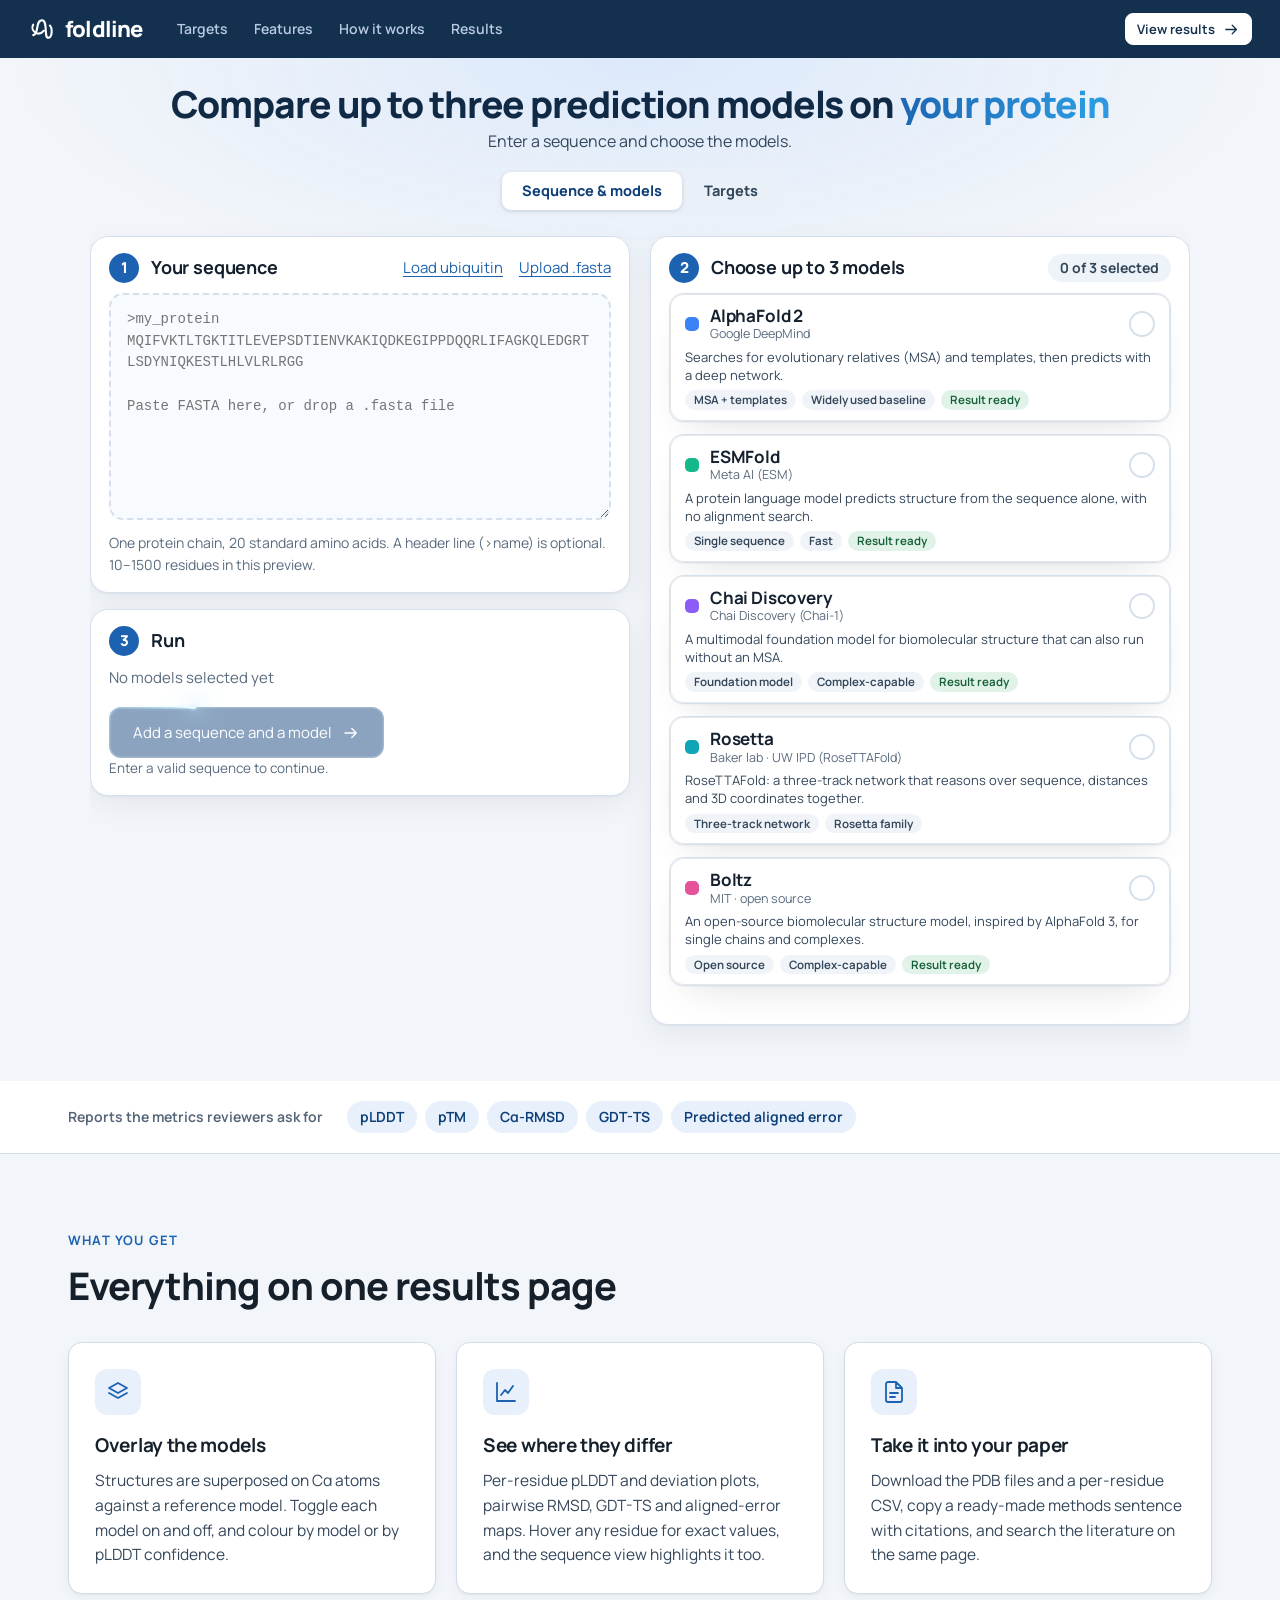
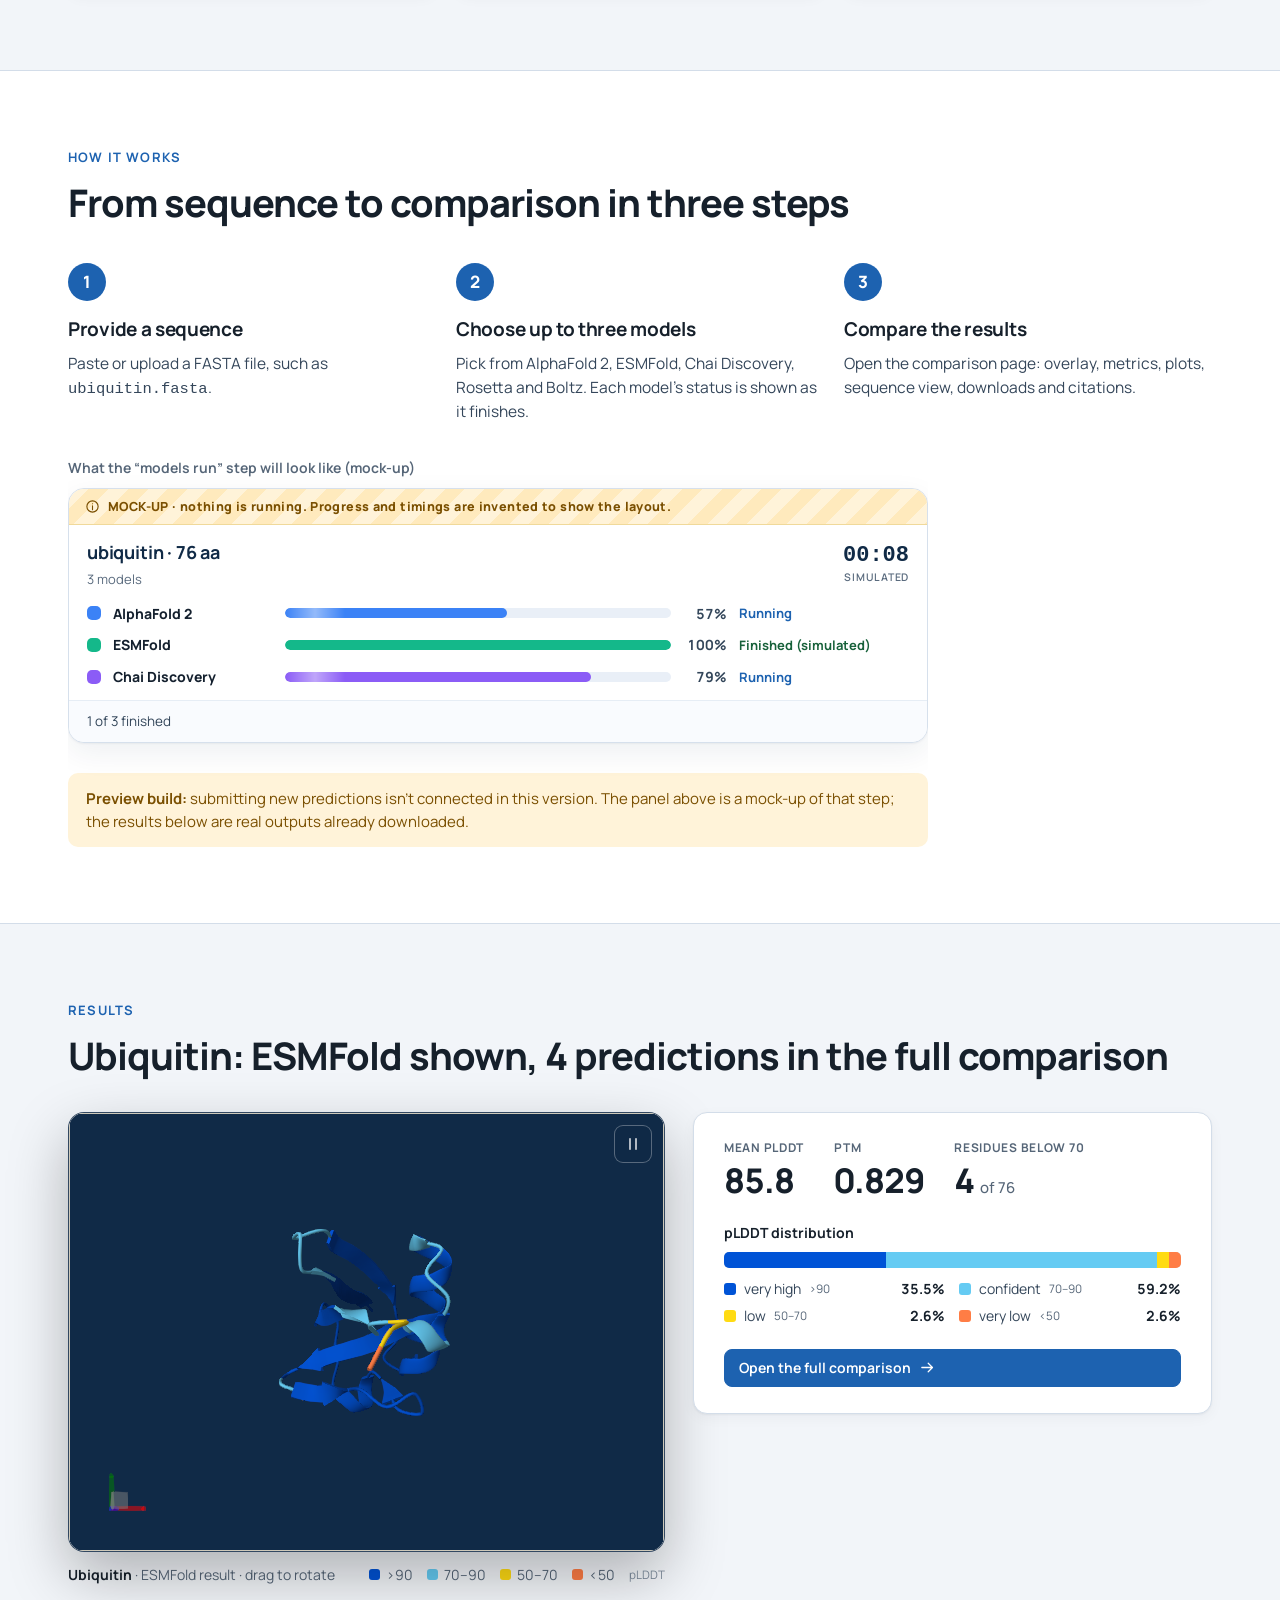
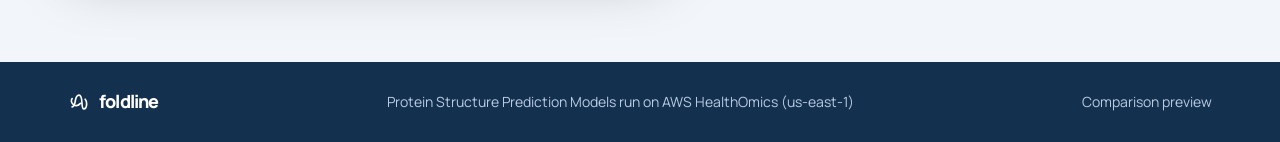
<file: index.html>
<!doctype html>
<html lang="en">
<head>
<script>window.FOLDLINE_STATIC=true</script>
<meta charset="utf-8">
<meta name="viewport" content="width=device-width,initial-scale=1">
<title>Foldline — Compare protein structure predictions</title>
<meta name="description" content="Paste a protein sequence, choose up to three prediction models, and overlay their structures to see where they agree and see where they agree, with the confidence metrics, plots and citations you need.">
<script>document.documentElement.classList.add('js')</script>
<link rel="icon" href="data:image/svg+xml,%3Csvg xmlns='http://www.w3.org/2000/svg' viewBox='0 0 32 32'%3E%3Crect width='32' height='32' rx='7' fill='%2314304f'/%3E%3Cpath d='M6 23c7-1 2-17 10-17 7 0 2 20 7 20 5 0 5-11 2-14M6 11c-4 6 5 15 12 7' fill='none' stroke='%238ec5ff' stroke-width='2.4' stroke-linecap='round' stroke-linejoin='round'/%3E%3C/svg%3E">
<link rel="stylesheet" href="vendor/molstar.css">
<link rel="stylesheet" href="foldline.css">
<link rel="stylesheet" href="landing.css">
<link rel="stylesheet" href="app-assets/predict.css">
</head>
<body>
<svg style="display:none" aria-hidden="true">
  <symbol id="fold" viewBox="0 0 32 32"><path d="M6 23c7-1 2-17 10-17 7 0 2 20 7 20 5 0 5-11 2-14M6 11c-4 6 5 15 12 7"/></symbol>
  <symbol id="arrow" viewBox="0 0 24 24"><path d="M4 12h15M13 6l6 6-6 6"/></symbol>
  <symbol id="layers" viewBox="0 0 24 24"><path d="m12 3 9 5-9 5-9-5 9-5Z"/><path d="m3 13 9 5 9-5"/></symbol>
  <symbol id="chart" viewBox="0 0 24 24"><path d="M3 3v18h18"/><path d="m7 15 4-5 3 3 5-7"/></symbol>
  <symbol id="doc" viewBox="0 0 24 24"><path d="M14 2H6a2 2 0 0 0-2 2v16a2 2 0 0 0 2 2h12a2 2 0 0 0 2-2V8zM14 2v6h6M8 13h8M8 17h5"/></symbol>
  <symbol id="pause" viewBox="0 0 24 24"><path d="M8 5v14M16 5v14"/></symbol>
  <symbol id="play" viewBox="0 0 24 24"><path d="M7 4v16l13-8Z"/></symbol>
</svg>

<a class="skip" href="#start">Skip to the form</a>

<header class="topbar">
  <div class="topbar-in">
    <a class="brand" href="index.html"><svg><use href="#fold"/></svg>foldline</a>
    <nav class="crumbs land-nav" aria-label="Page sections">
      <a href="#targets">Targets</a><a href="#features">Features</a><a href="#how">How it works</a><a href="#example">Results</a>
    </nav>
    <div class="topbar-actions">
      <a class="btn small primary" href="compare.html">View results<svg><use href="#arrow"/></svg></a>
    </div>
  </div>
</header>

<main class="landing" id="overview">

  <section class="sec start first" id="start" aria-label="Start a comparison">
    <div class="wrap">
      <div id="predict-root"></div>
      <noscript><p class="note">The sequence form needs JavaScript. You can still <a href="compare.html">open the results</a>.</p></noscript>
    </div>
  </section>

  <section class="strip" aria-label="Metrics reported">
    <div class="wrap strip-in">
      <span class="strip-l">Reports the metrics reviewers ask for</span>
      <ul class="pills"><li>pLDDT</li><li>pTM</li><li>Cα-RMSD</li><li>GDT-TS</li><li>Predicted aligned error</li></ul>
    </div>
  </section>

  <section class="sec" id="features" aria-labelledby="feat-h">
    <div class="wrap">
      <p class="eyebrow dark">What you get</p>
      <h2 id="feat-h">Everything on one results page</h2>
      <div class="cards">
        <article class="card reveal">
          <span class="ico"><svg><use href="#layers"/></svg></span>
          <h3>Overlay the models</h3>
          <p>Structures are superposed on Cα atoms against a reference model. Toggle each model on and off, and colour by model or by pLDDT confidence.</p>
        </article>
        <article class="card reveal">
          <span class="ico"><svg><use href="#chart"/></svg></span>
          <h3>See where they differ</h3>
          <p>Per-residue pLDDT and deviation plots, pairwise RMSD, GDT-TS and aligned-error maps. Hover any residue for exact values, and the sequence view highlights it too.</p>
        </article>
        <article class="card reveal">
          <span class="ico"><svg><use href="#doc"/></svg></span>
          <h3>Take it into your paper</h3>
          <p>Download the PDB files and a per-residue CSV, copy a ready-made methods sentence with citations, and search the literature on the same page.</p>
        </article>
      </div>
    </div>
  </section>

  <section class="sec alt" id="how" aria-labelledby="how-h">
    <div class="wrap">
      <p class="eyebrow dark">How it works</p>
      <h2 id="how-h">From sequence to comparison in three steps</h2>
      <ol class="steps">
        <li class="reveal"><span class="n">1</span><h3>Provide a sequence</h3><p>Paste or upload a FASTA file, such as <span class="mono">ubiquitin.fasta</span>.</p></li>
        <li class="reveal"><span class="n">2</span><h3>Choose up to three models</h3><p>Pick from AlphaFold 2, ESMFold, Chai Discovery, Rosetta and Boltz. Each model's status is shown as it finishes.</p></li>
        <li class="reveal"><span class="n">3</span><h3>Compare the results</h3><p>Open the comparison page: overlay, metrics, plots, sequence view, downloads and citations.</p></li>
      </ol>
      <div class="mock-wrap">
        <p class="mock-cap">What the “models run” step will look like (mock-up)</p>
        <div id="job-mock-root"></div>
        <p class="note"><b>Preview build:</b> submitting new predictions isn't connected in this version. The panel above is a mock-up of that step; the results below are real outputs already downloaded.</p>
      </div>
    </div>
  </section>

  <section class="sec" id="example" aria-labelledby="ex-h">
    <div class="wrap">
      <p class="eyebrow dark">Results</p>
      <h2 id="ex-h">Ubiquitin: ESMFold shown, 4 predictions in the full comparison</h2>
      <div class="res-grid">
      <figure class="hero-viz res-viz" aria-label="Interactive 3D view of the ubiquitin result">
        <div class="viz-frame" data-lenis-prevent>
          <div id="molstar-viewer"></div>
          <button class="viz-ctl" id="spin-toggle" type="button" aria-pressed="false" title="Pause rotation"><svg><use href="#pause"/></svg><span class="sr-only">Pause rotation</span></button>
          <div class="viz-fallback" id="viz-fallback" hidden>3D preview needs WebGL. Open the results page to see everything.</div>
        </div>
        <figcaption>
          <span><b>Ubiquitin</b> · ESMFold result · drag to rotate</span>
          <span class="viz-legend" aria-label="pLDDT colour key">
            <i style="background:#0053d6"></i>&gt;90 <i style="background:#65cbf3"></i>70–90 <i style="background:#ffdb13"></i>50–70 <i style="background:#ff7d45"></i>&lt;50 <small>pLDDT</small>
          </span>
        </figcaption>
      </figure>
      <div class="example reveal">
        <dl class="stats" id="ex-stats">
          <div><dt>Mean pLDDT</dt><dd class="num">85.8</dd></div>
          <div><dt>pTM</dt><dd class="num">0.829</dd></div>
          <div><dt>Residues below 70</dt><dd class="num">4 <small>of 76</small></dd></div>
        </dl>
        <div class="ex-dist">
          <div class="ex-h">pLDDT distribution</div>
          <div class="dist-bar" id="ex-bar" role="img" aria-label="Share of residues per confidence band"></div>
          <ul class="dist-list" id="ex-list"></ul>
        </div>
        <a class="btn primary" href="compare.html">Open the full comparison<svg><use href="#arrow"/></svg></a>
      </div>
      </div>
    </div>
  </section>

</main>

<footer class="land-foot">
  <div class="wrap foot-in"><span class="brand sm"><svg><use href="#fold"/></svg>foldline</span><span>Protein Structure Prediction Models run on AWS HealthOmics (us-east-1)</span><span>Comparison preview</span></div>
</footer>

<script src="vendor/gsap.min.js"></script>
<script src="vendor/ScrollTrigger.min.js"></script>
<script src="vendor/lenis.min.js"></script>
<script src="vendor/molstar.min.js"></script>
<script src="landing.js"></script>
<script type="module" src="app-assets/predict.js"></script>
</body>
</html>
</file>
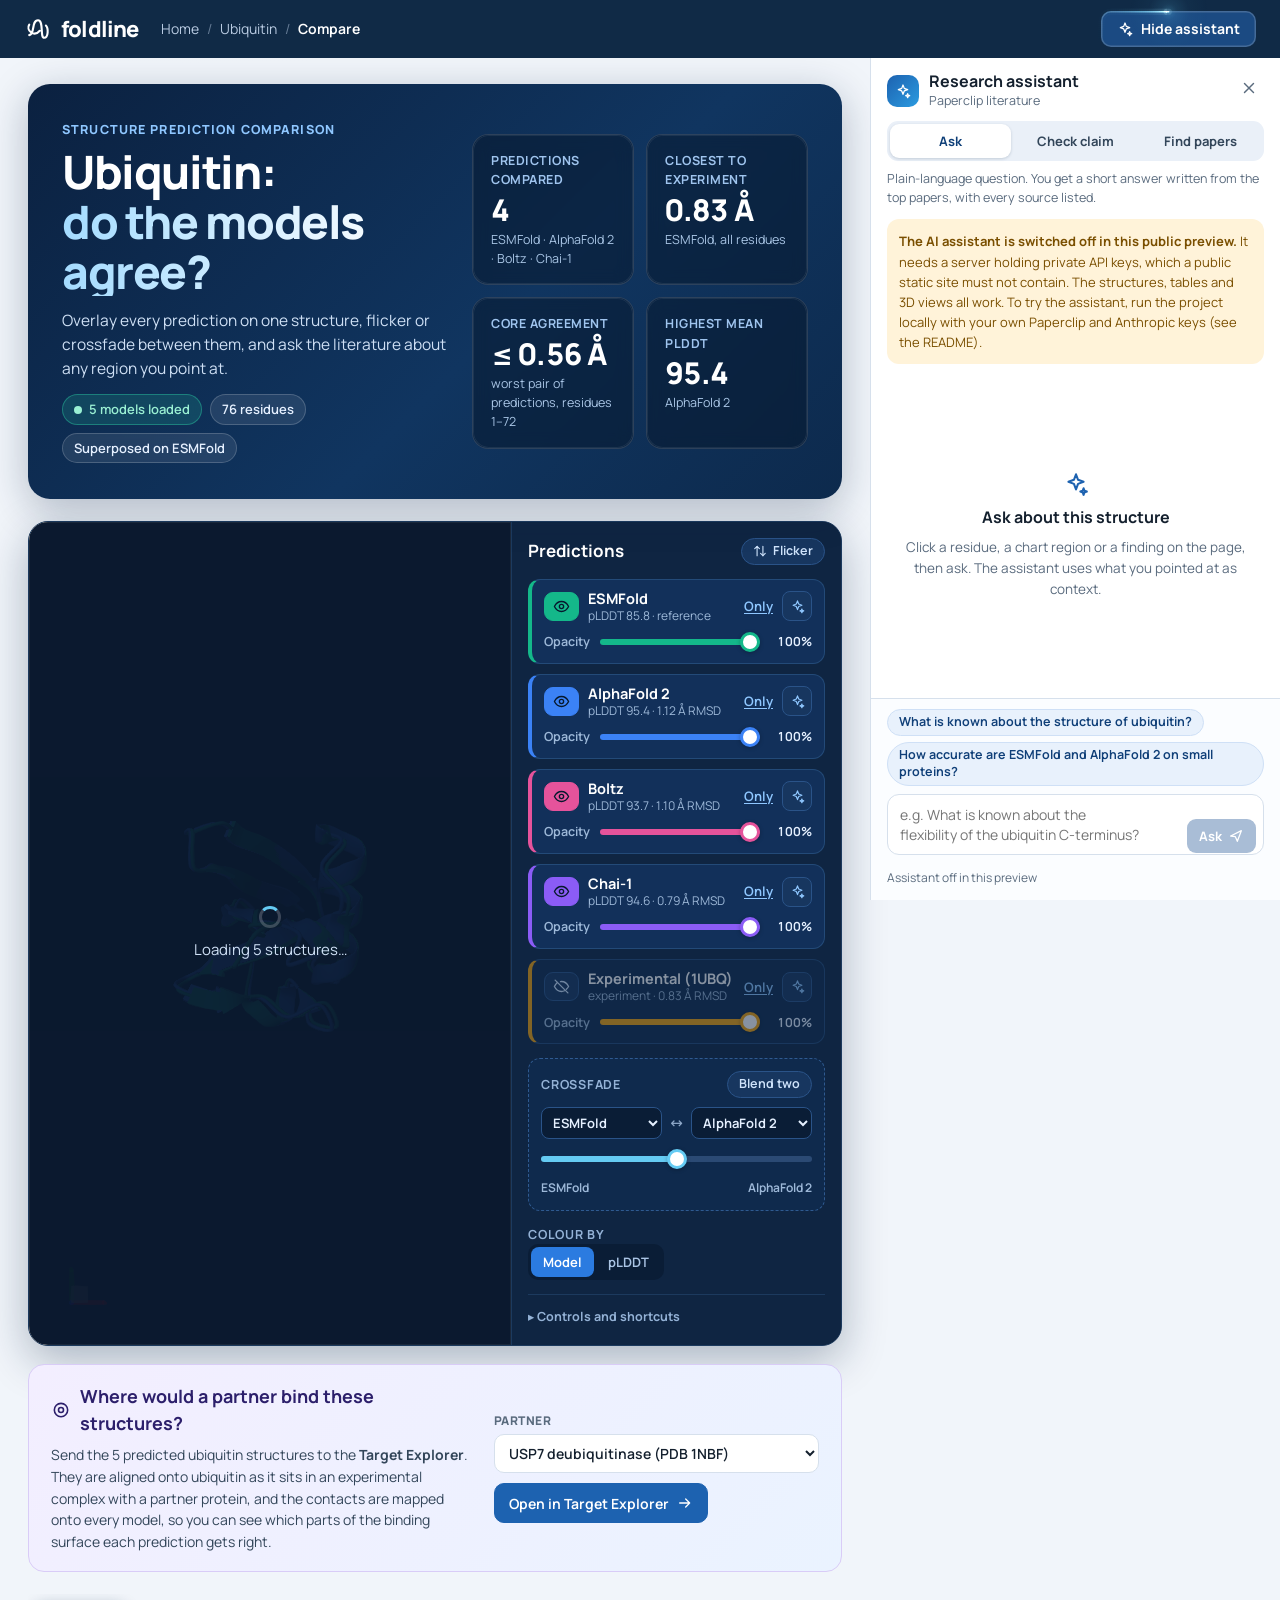
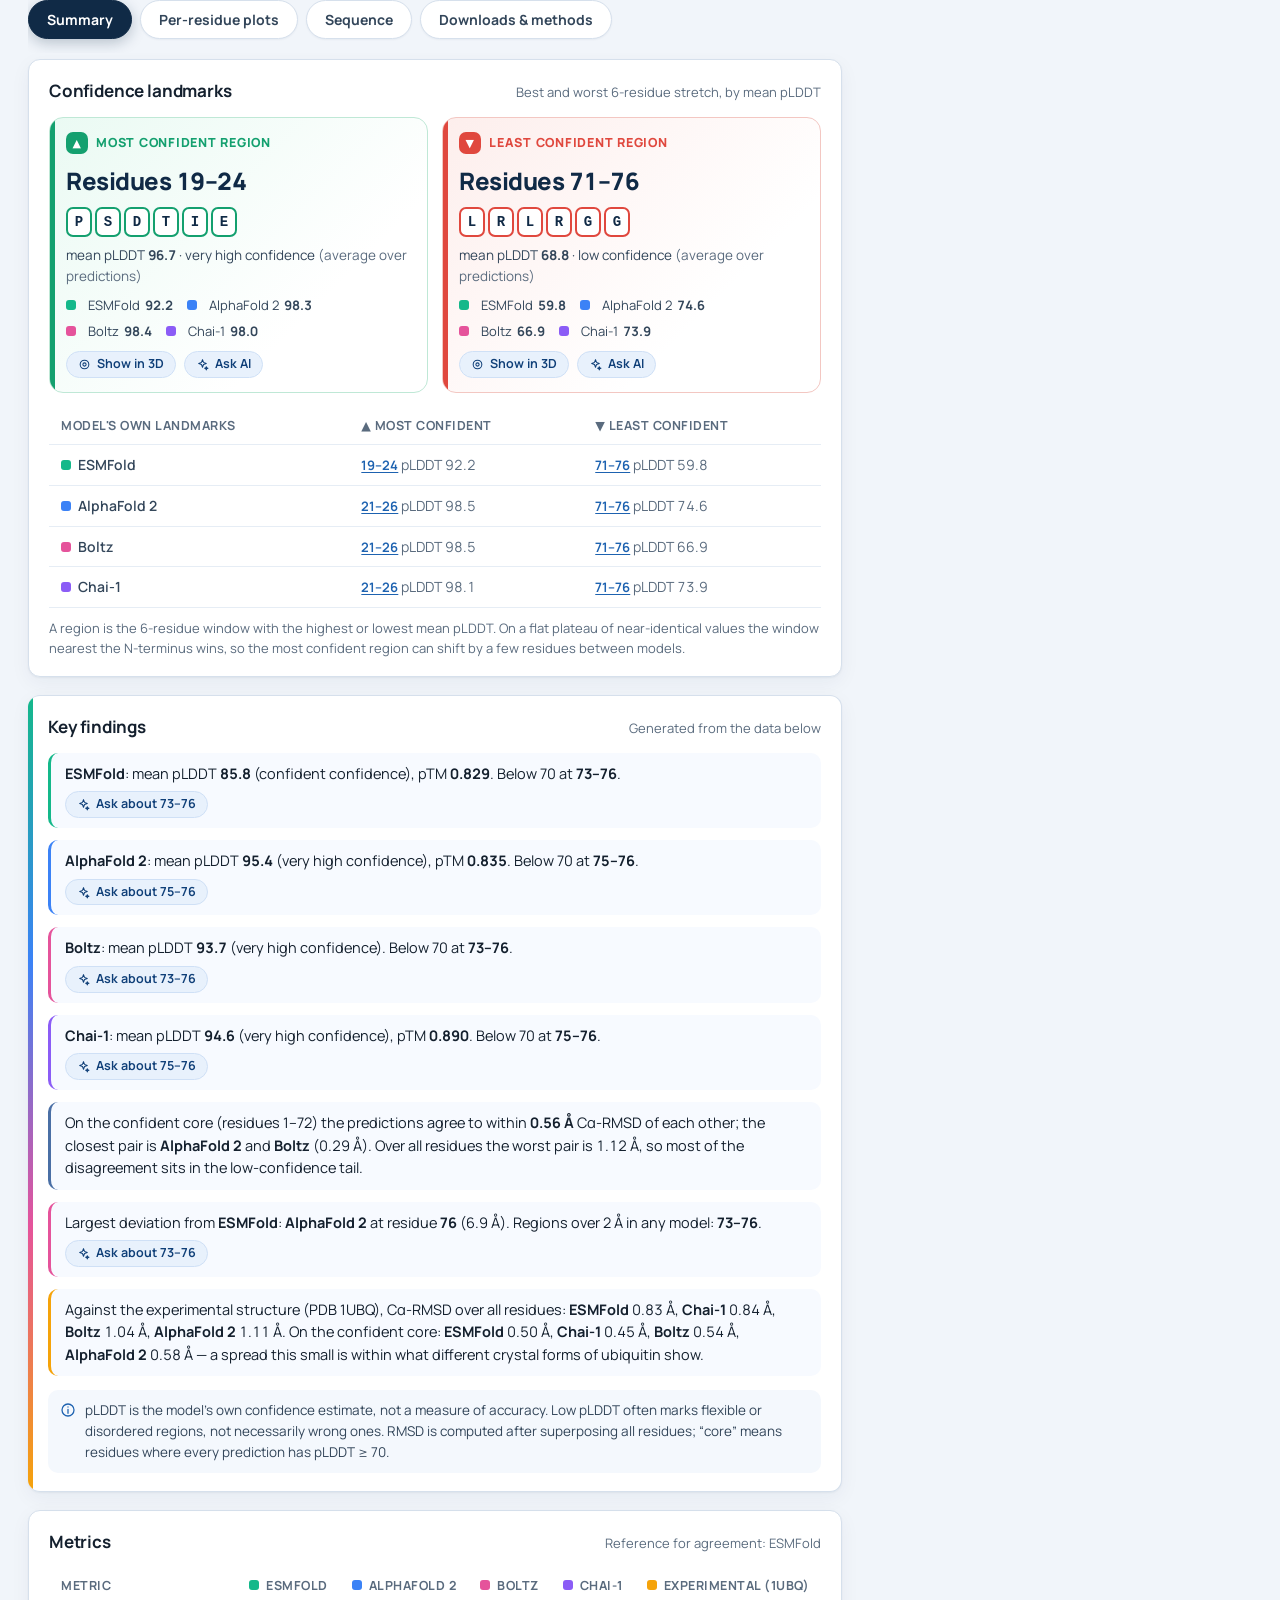
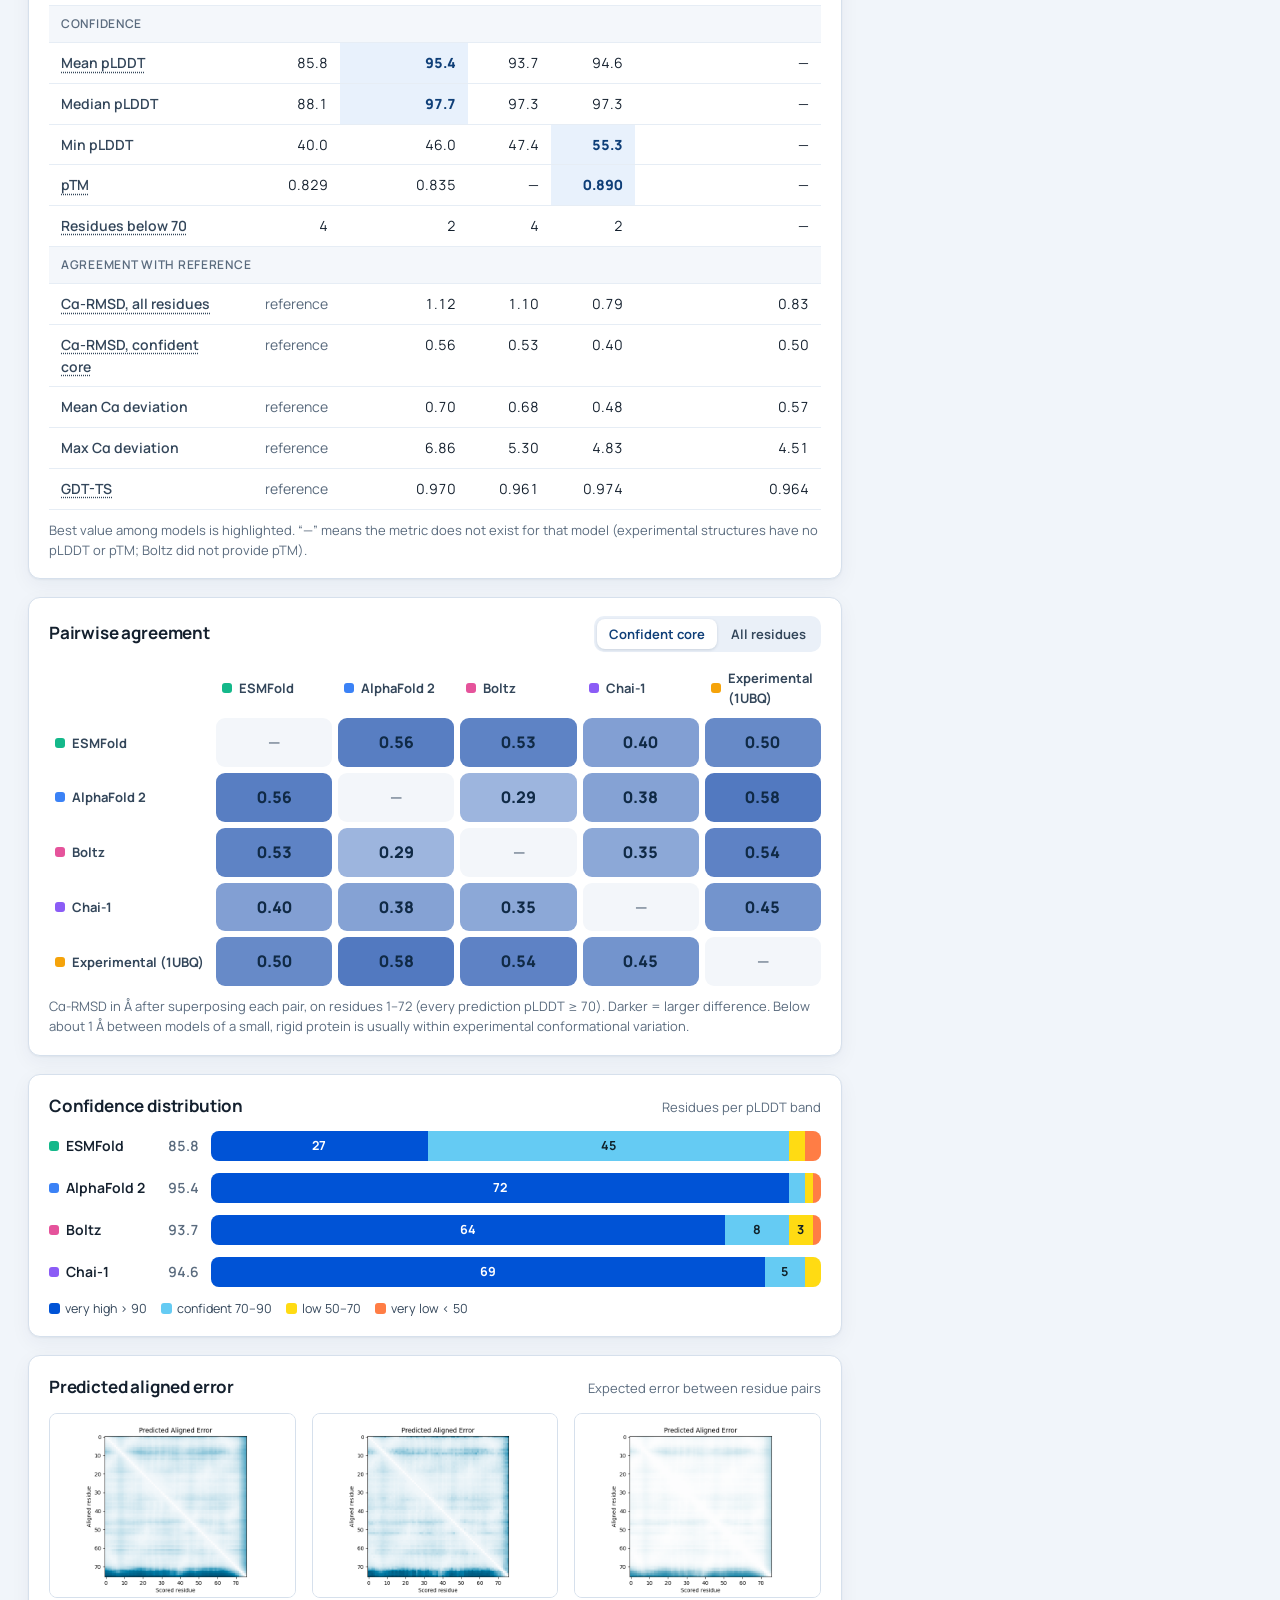
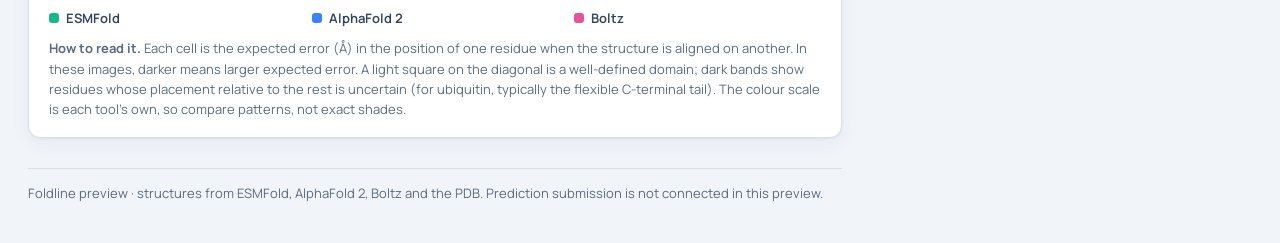
<file: compare.html>
<!doctype html>
<html lang="en">
<head>
<script>window.FOLDLINE_STATIC=true</script>
<meta charset="utf-8">
<meta name="viewport" content="width=device-width,initial-scale=1">
<title>Foldline — Compare predictions</title>
<meta name="description" content="Overlay and compare protein structure predictions: ESMFold, AlphaFold 2 and experimental structures, with an AI literature assistant.">
<link rel="icon" href="data:image/svg+xml,%3Csvg xmlns='http://www.w3.org/2000/svg' viewBox='0 0 32 32'%3E%3Crect width='32' height='32' rx='7' fill='%2314304f'/%3E%3Cpath d='M6 23c7-1 2-17 10-17 7 0 2 20 7 20 5 0 5-11 2-14' fill='none' stroke='%23fff' stroke-width='2.6' stroke-linecap='round'/%3E%3C/svg%3E">
  <script type="module" crossorigin src="./app-assets/compare-DH7MW7am.js"></script>
  <link rel="modulepreload" crossorigin href="./app-assets/rolldown-runtime-WkwZ5CU-.js">
  <link rel="modulepreload" crossorigin href="./app-assets/styles-BcLLFaDi.js">
  <link rel="stylesheet" crossorigin href="./app-assets/styles-DpDUY4Lz.css">
</head>
<body>
<div id="root"></div>
<noscript>This page needs JavaScript to show the structures and plots.</noscript>
</body>
</html>
</file>
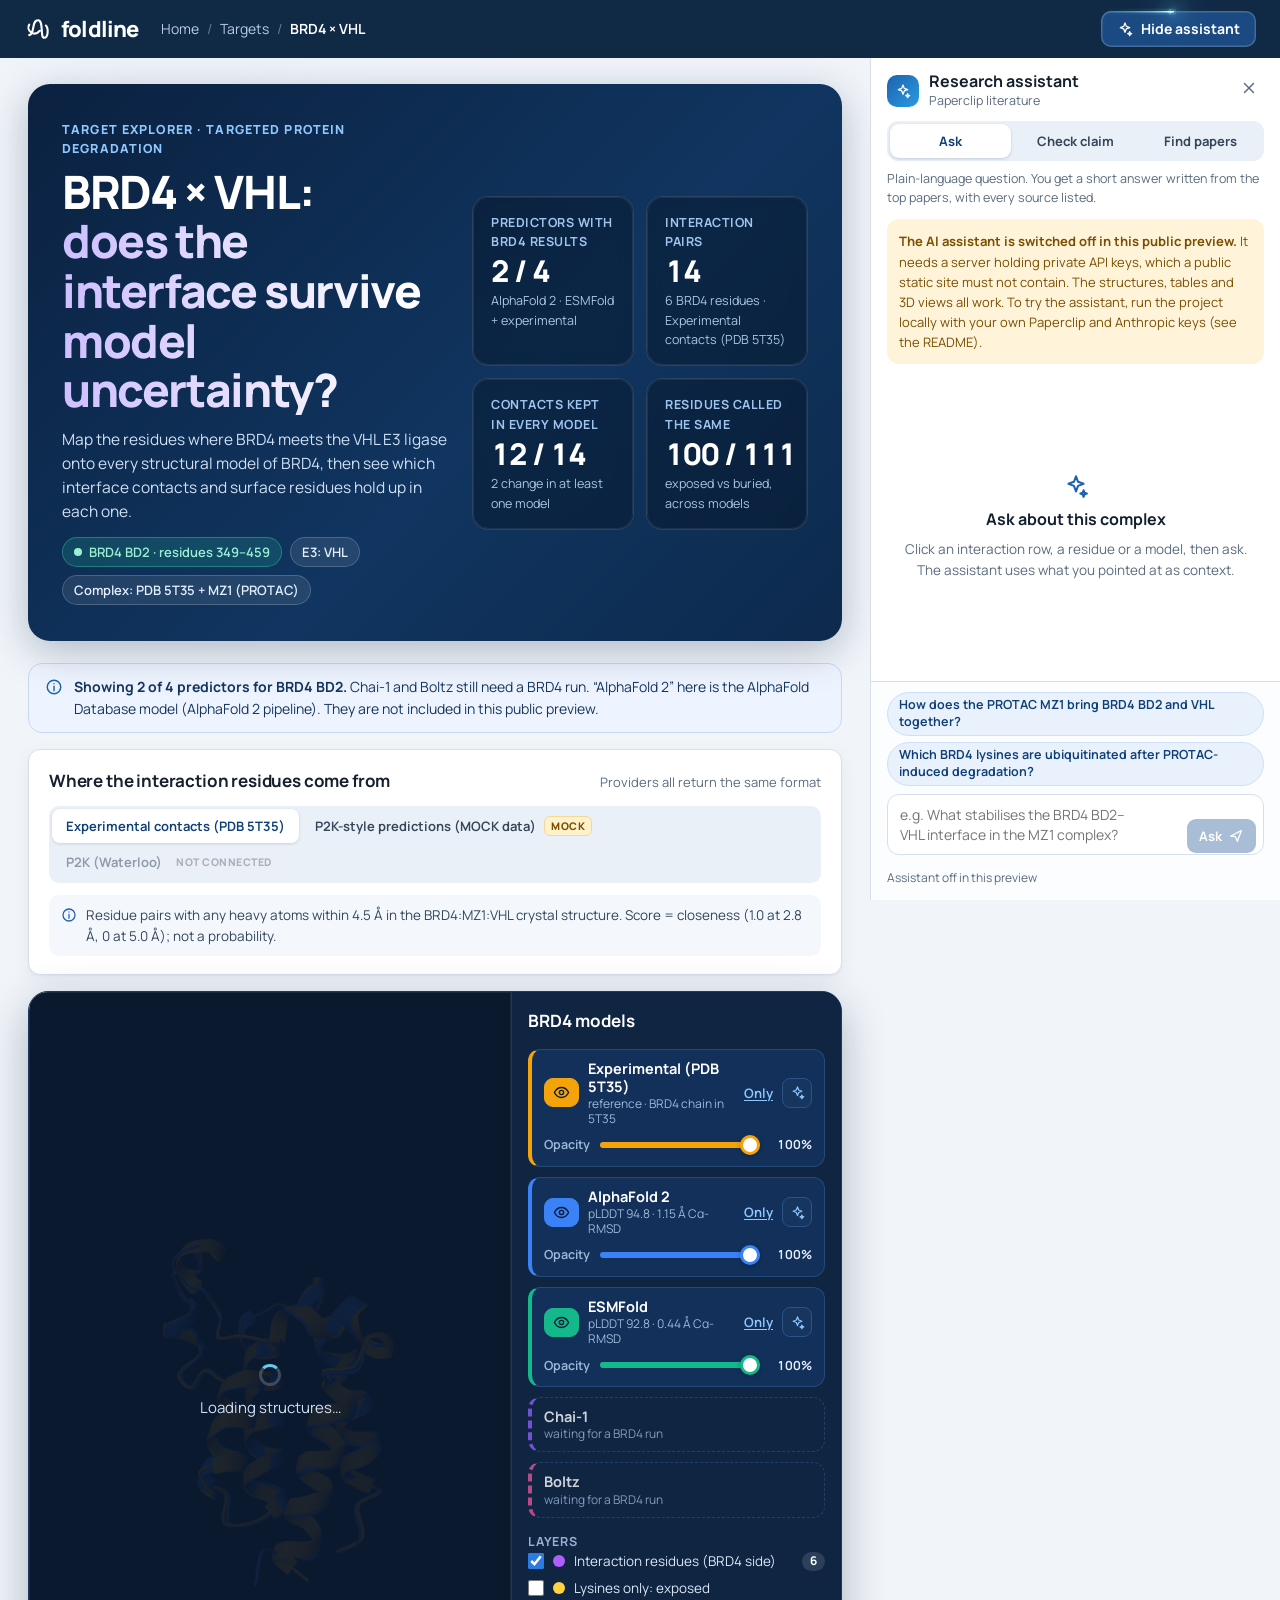
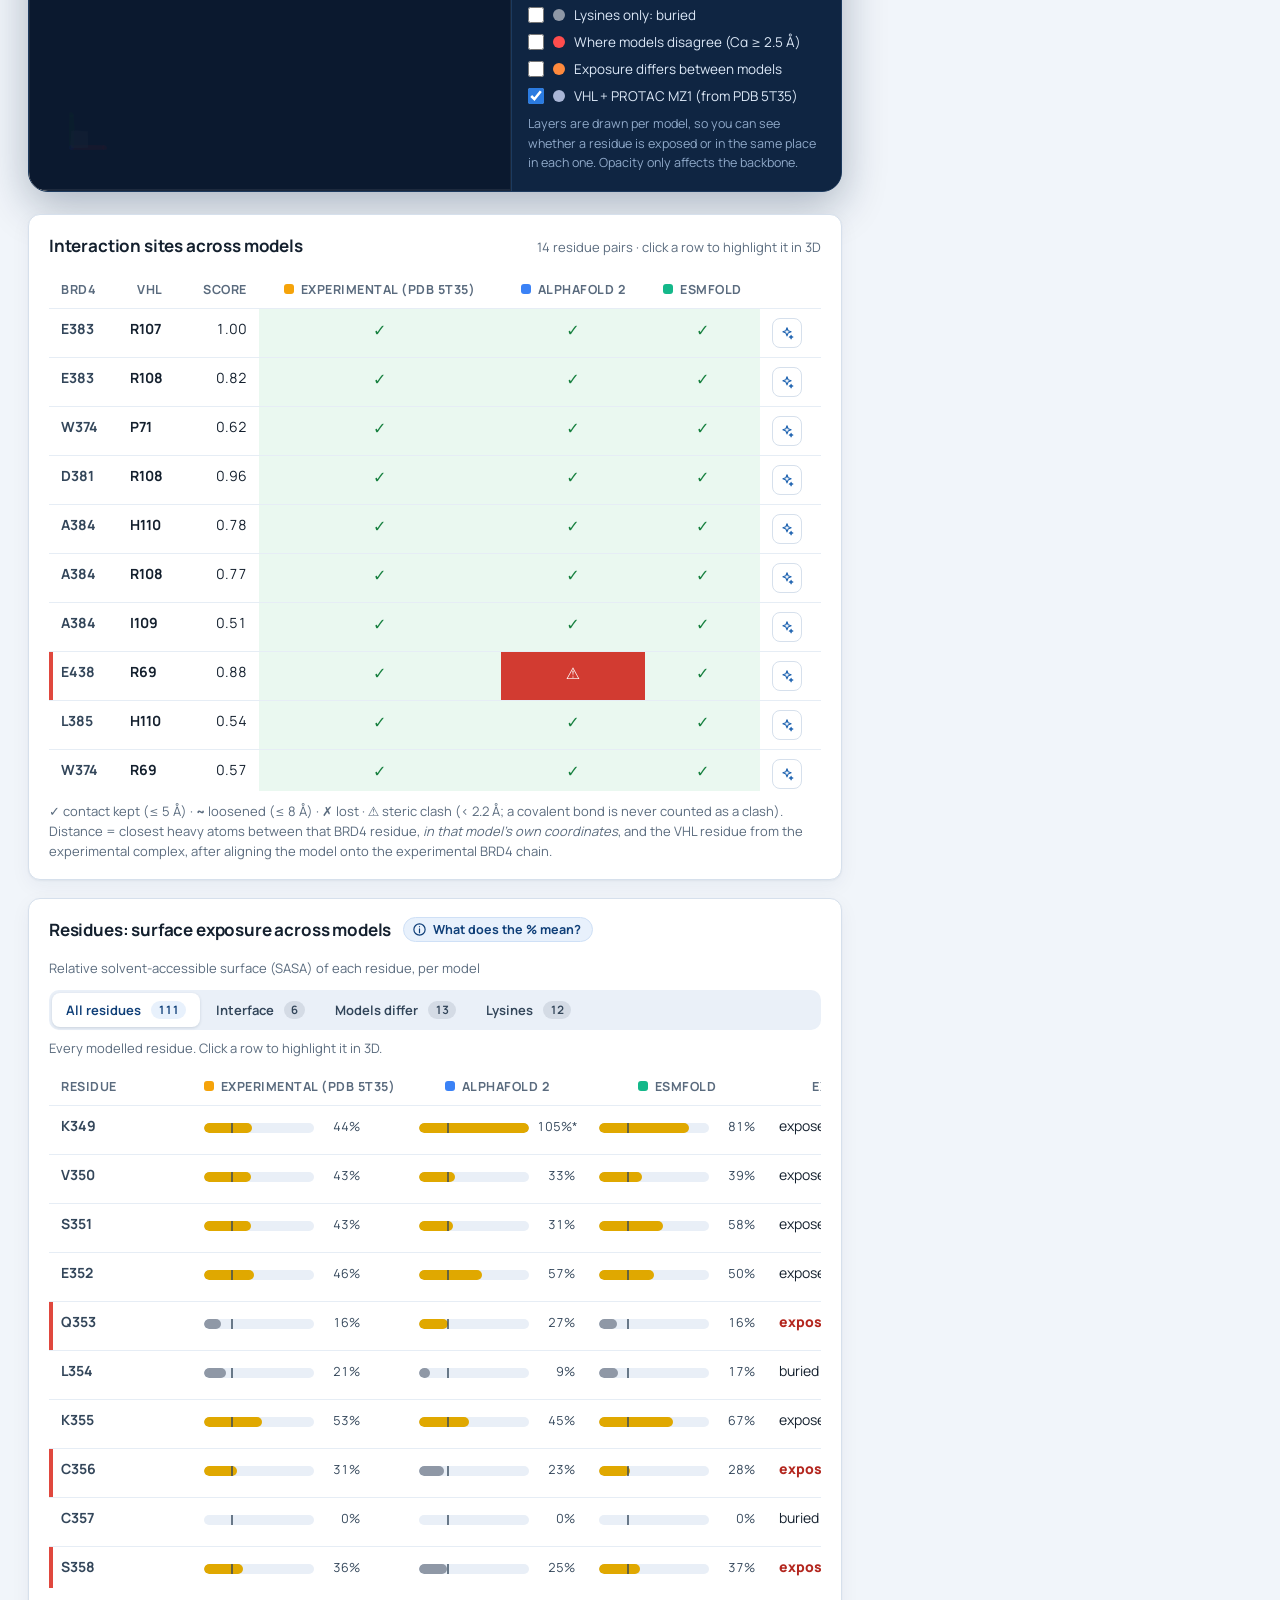
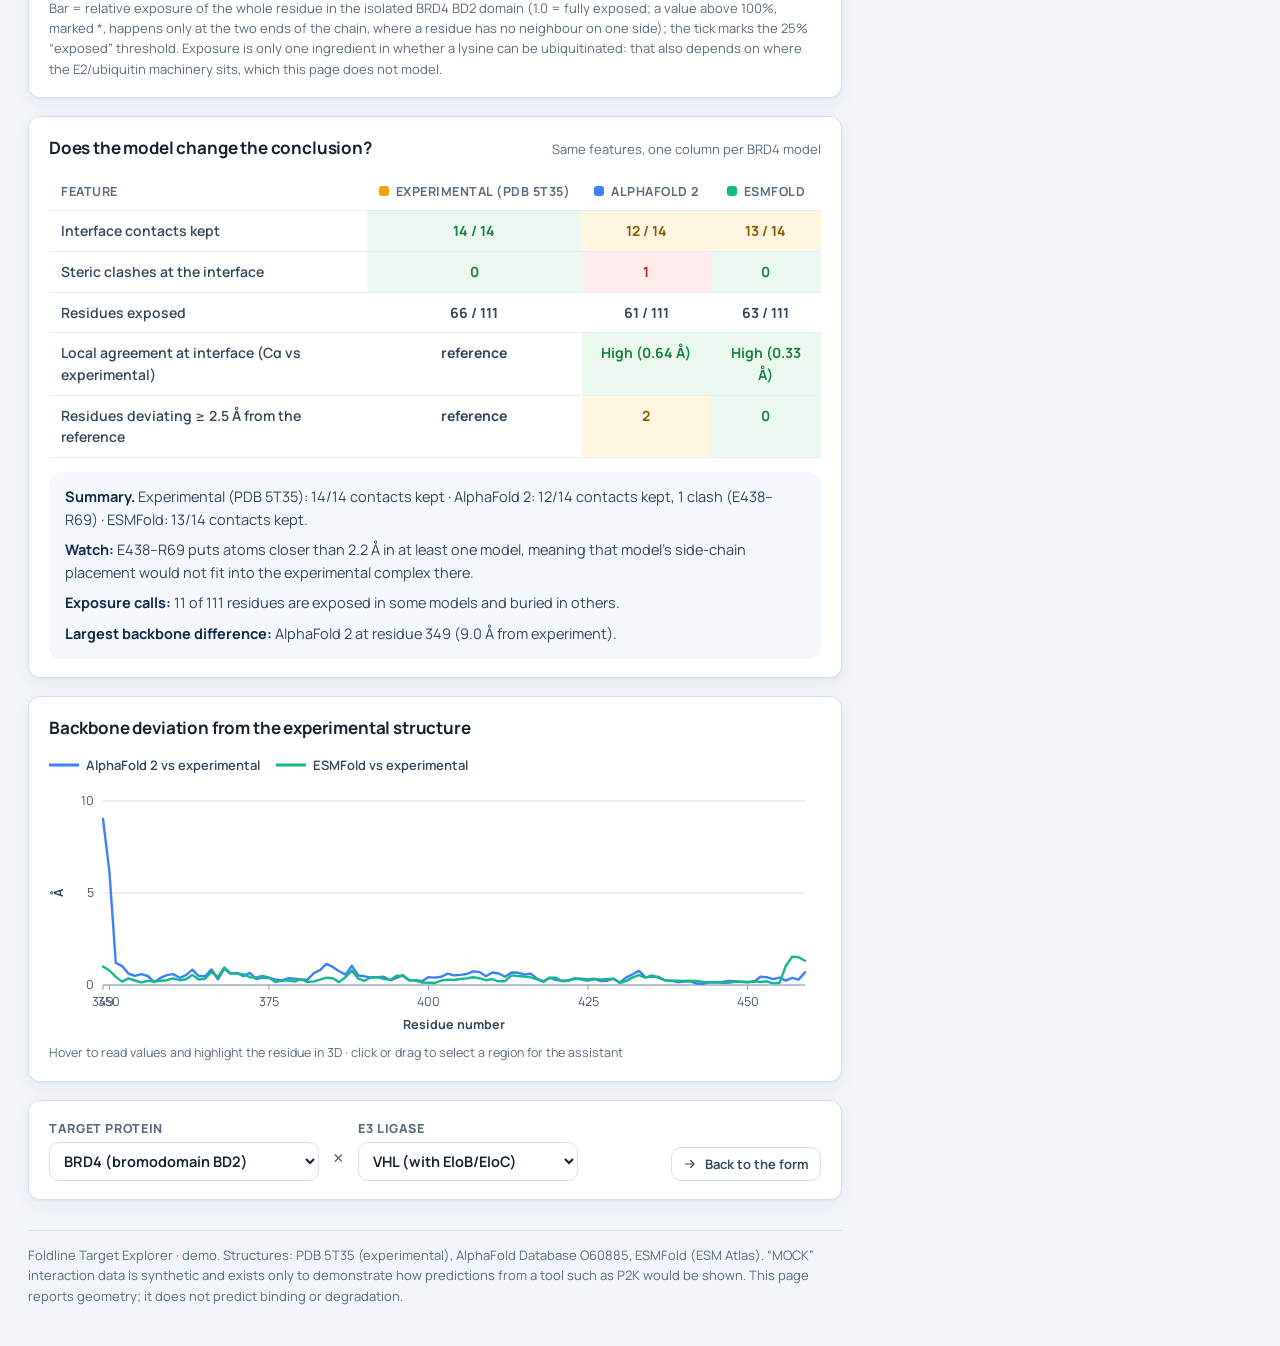
<file: tpd.html>
<!doctype html>
<html lang="en">
<head>
<script>window.FOLDLINE_STATIC=true</script>
<meta charset="utf-8">
<meta name="viewport" content="width=device-width,initial-scale=1">
<title>Foldline — Target Explorer</title>
<meta name="description" content="Map predicted protein–protein interaction residues and surface lysines onto every structural model of a target, and see which hold up. BRD4 × VHL demo.">
<link rel="icon" href="data:image/svg+xml,%3Csvg xmlns='http://www.w3.org/2000/svg' viewBox='0 0 32 32'%3E%3Crect width='32' height='32' rx='7' fill='%2314304f'/%3E%3Cpath d='M6 23c7-1 2-17 10-17 7 0 2 20 7 20 5 0 5-11 2-14' fill='none' stroke='%23fff' stroke-width='2.6' stroke-linecap='round'/%3E%3C/svg%3E">
  <script type="module" crossorigin src="./app-assets/tpd-D6wF8VIx.js"></script>
  <link rel="modulepreload" crossorigin href="./app-assets/rolldown-runtime-WkwZ5CU-.js">
  <link rel="modulepreload" crossorigin href="./app-assets/styles-BcLLFaDi.js">
  <link rel="stylesheet" crossorigin href="./app-assets/styles-DpDUY4Lz.css">
  <link rel="stylesheet" crossorigin href="./app-assets/tpd-3OLyLOnO.css">
</head>
<body>
<div id="root"></div>
<noscript>This page needs JavaScript.</noscript>
</body>
</html>
</file>
<file: vendor/molstar.css>
.msp-plugin{font-family:Helvetica Neue,Segoe UI,Helvetica,Source Sans Pro,Arial,sans-serif;font-size:14px;line-height:1.42857143;position:absolute;inset:0}.msp-plugin *{box-sizing:border-box}.msp-plugin [hidden],.msp-plugin template{display:none}.msp-plugin a{background-color:transparent}.msp-plugin a:active,.msp-plugin a:hover{outline:0}.msp-plugin abbr[title]{border-bottom:1px dotted}.msp-plugin b,.msp-plugin strong{font-weight:700}.msp-plugin small{font-size:80%}.msp-plugin img{border:0}.msp-plugin svg:not(:root){overflow:hidden}.msp-plugin button,.msp-plugin input,.msp-plugin optgroup,.msp-plugin select,.msp-plugin textarea{color:inherit;font:inherit;margin:0}.msp-plugin button{overflow:visible}.msp-plugin button,.msp-plugin select{text-transform:none}.msp-plugin button,.msp-plugin html input[type=button],.msp-plugin input[type=reset],.msp-plugin input[type=submit]{-webkit-appearance:button;cursor:pointer}.msp-plugin button[disabled],.msp-plugin html input[disabled]{cursor:default}.msp-plugin button::-moz-focus-inner,.msp-plugin input::-moz-focus-inner{border:0;padding:0}.msp-plugin input{line-height:normal}.msp-plugin input[type=checkbox],.msp-plugin input[type=radio]{box-sizing:border-box;padding:0}.msp-plugin input[type=number]::-webkit-inner-spin-button,.msp-plugin input[type=number]::-webkit-outer-spin-button{height:auto}.msp-plugin textarea{overflow:auto}.msp-plugin .msp-layout-expanded,.msp-plugin .msp-layout-standard{inset:0}.msp-plugin .msp-layout-standard{border:1px solid rgb(80.8943089431%,78.6465805835%,73.0272596844%)}.msp-plugin .msp-layout-region{overflow:hidden}.msp-plugin .msp-layout-static,.msp-plugin .msp-layout-scrollable{position:absolute}.msp-plugin .msp-scrollable{overflow-y:auto}.msp-plugin .msp-scrollable-container{position:absolute;inset:0;overflow-y:auto}.msp-plugin .msp-layout-static{overflow:hidden}.msp-plugin .msp-layout-top .msp-layout-static,.msp-plugin .msp-layout-main .msp-layout-static,.msp-plugin .msp-layout-bottom .msp-layout-static,.msp-plugin .msp-layout-right .msp-layout-static{inset:0}.msp-plugin .msp-layout-right .msp-layout-scrollable{inset:43px 0 0}.msp-plugin .msp-layout-left .msp-layout-static{inset:0}.msp-plugin .msp-layout-standard-outside{position:absolute}.msp-plugin .msp-layout-standard-outside .msp-layout-main{position:absolute;inset:0}.msp-plugin .msp-layout-standard-outside .msp-layout-top{position:absolute;right:0;height:97px;top:-97px;width:50%;border-left:1px solid rgb(80.8943089431%,78.6465805835%,73.0272596844%);border-bottom:1px solid rgb(80.8943089431%,78.6465805835%,73.0272596844%)}.msp-plugin .msp-layout-standard-outside .msp-layout-bottom{position:absolute;left:0;right:0;height:97px;top:-97px;width:50%;border-bottom:1px solid rgb(80.8943089431%,78.6465805835%,73.0272596844%)}.msp-plugin .msp-layout-standard-outside .msp-layout-right{position:absolute;width:50%;right:0;bottom:-295px;height:295px;border-left:1px solid rgb(80.8943089431%,78.6465805835%,73.0272596844%);border-top:1px solid rgb(80.8943089431%,78.6465805835%,73.0272596844%)}.msp-plugin .msp-layout-standard-outside .msp-layout-left{position:absolute;width:50%;left:0;bottom:-295px;height:295px;border-top:1px solid rgb(80.8943089431%,78.6465805835%,73.0272596844%)}.msp-plugin .msp-layout-standard-outside .msp-layout-hide-right .msp-layout-right{display:none}.msp-plugin .msp-layout-standard-outside .msp-layout-hide-right .msp-layout-left{width:100%}.msp-plugin .msp-layout-standard-outside .msp-layout-hide-left .msp-layout-left{display:none}.msp-plugin .msp-layout-standard-outside .msp-layout-hide-left .msp-layout-right{width:100%;border-left:none}.msp-plugin .msp-layout-standard-outside .msp-layout-collapse-left .msp-layout-left{width:32px}.msp-plugin .msp-layout-standard-outside .msp-layout-collapse-left .msp-layout-right{left:32px;width:auto}.msp-plugin .msp-layout-standard-outside .msp-layout-hide-top .msp-layout-top{display:none}.msp-plugin .msp-layout-standard-outside .msp-layout-hide-top .msp-layout-bottom{width:100%;border-left:none}.msp-plugin .msp-layout-standard-outside .msp-layout-hide-bottom .msp-layout-bottom{display:none}.msp-plugin .msp-layout-standard-outside .msp-layout-hide-bottom .msp-layout-top{width:100%;border-left:none}.msp-plugin .msp-layout-standard-landscape{position:absolute}.msp-plugin .msp-layout-standard-landscape .msp-layout-main{position:absolute;inset:100px 300px 70px 330px}.msp-plugin .msp-layout-standard-landscape .msp-layout-top{position:absolute;left:330px;right:300px;height:100px;top:0;border-bottom:1px solid rgb(80.8943089431%,78.6465805835%,73.0272596844%)}.msp-plugin .msp-layout-standard-landscape .msp-layout-bottom{position:absolute;left:330px;right:300px;height:70px;bottom:0;border-top:1px solid rgb(80.8943089431%,78.6465805835%,73.0272596844%)}.msp-plugin .msp-layout-standard-landscape .msp-layout-right{position:absolute;width:300px;right:0;bottom:0;top:0;border-left:1px solid rgb(80.8943089431%,78.6465805835%,73.0272596844%)}.msp-plugin .msp-layout-standard-landscape .msp-layout-left{position:absolute;width:330px;left:0;bottom:0;top:0;border-right:1px solid rgb(80.8943089431%,78.6465805835%,73.0272596844%)}.msp-plugin .msp-layout-standard-landscape .msp-layout-hide-right .msp-layout-right{display:none}.msp-plugin .msp-layout-standard-landscape .msp-layout-hide-right .msp-layout-main,.msp-plugin .msp-layout-standard-landscape .msp-layout-hide-right .msp-layout-top,.msp-plugin .msp-layout-standard-landscape .msp-layout-hide-right .msp-layout-bottom{right:0}.msp-plugin .msp-layout-standard-landscape .msp-layout-hide-left .msp-layout-left{display:none}.msp-plugin .msp-layout-standard-landscape .msp-layout-hide-left .msp-layout-main,.msp-plugin .msp-layout-standard-landscape .msp-layout-hide-left .msp-layout-top,.msp-plugin .msp-layout-standard-landscape .msp-layout-hide-left .msp-layout-bottom{left:0}.msp-plugin .msp-layout-standard-landscape .msp-layout-collapse-left .msp-layout-left{width:32px}.msp-plugin .msp-layout-standard-landscape .msp-layout-collapse-left .msp-layout-main,.msp-plugin .msp-layout-standard-landscape .msp-layout-collapse-left .msp-layout-top,.msp-plugin .msp-layout-standard-landscape .msp-layout-collapse-left .msp-layout-bottom{left:32px}.msp-plugin .msp-layout-standard-landscape .msp-layout-hide-bottom .msp-layout-bottom{display:none}.msp-plugin .msp-layout-standard-landscape .msp-layout-hide-bottom .msp-layout-main{bottom:0}.msp-plugin .msp-layout-standard-landscape .msp-layout-hide-top .msp-layout-top{display:none}.msp-plugin .msp-layout-standard-landscape .msp-layout-hide-top .msp-layout-main{top:0}.msp-plugin .msp-layout-standard-portrait{position:absolute}.msp-plugin .msp-layout-standard-portrait .msp-layout-main{position:absolute;inset:97px 0 361px}.msp-plugin .msp-layout-standard-portrait .msp-layout-top{position:absolute;right:0;height:97px;top:0;width:50%;border-left:1px solid rgb(80.8943089431%,78.6465805835%,73.0272596844%);border-bottom:1px solid rgb(80.8943089431%,78.6465805835%,73.0272596844%)}.msp-plugin .msp-layout-standard-portrait .msp-layout-bottom{position:absolute;left:0;right:0;height:97px;width:50%;border-bottom:1px solid rgb(80.8943089431%,78.6465805835%,73.0272596844%)}.msp-plugin .msp-layout-standard-portrait .msp-layout-right{position:absolute;width:50%;right:0;bottom:0;height:361px;border-left:1px solid rgb(80.8943089431%,78.6465805835%,73.0272596844%);border-top:1px solid rgb(80.8943089431%,78.6465805835%,73.0272596844%)}.msp-plugin .msp-layout-standard-portrait .msp-layout-left{position:absolute;width:50%;left:0;bottom:0;height:361px;border-top:1px solid rgb(80.8943089431%,78.6465805835%,73.0272596844%)}.msp-plugin .msp-layout-standard-portrait .msp-layout-hide-right .msp-layout-right{display:none}.msp-plugin .msp-layout-standard-portrait .msp-layout-hide-right .msp-layout-left{width:100%}.msp-plugin .msp-layout-standard-portrait .msp-layout-hide-left .msp-layout-left{display:none}.msp-plugin .msp-layout-standard-portrait .msp-layout-hide-left .msp-layout-right{width:100%;border-left:none}.msp-plugin .msp-layout-standard-portrait .msp-layout-hide-right.msp-layout-hide-left .msp-layout-main{bottom:0}.msp-plugin .msp-layout-standard-portrait .msp-layout-collapse-left .msp-layout-left{width:32px}.msp-plugin .msp-layout-standard-portrait .msp-layout-collapse-left .msp-layout-right{left:32px;width:auto}.msp-plugin .msp-layout-standard-portrait .msp-layout-hide-top .msp-layout-top{display:none}.msp-plugin .msp-layout-standard-portrait .msp-layout-hide-top .msp-layout-bottom{width:100%;border-left:none}.msp-plugin .msp-layout-standard-portrait .msp-layout-hide-bottom .msp-layout-bottom{display:none}.msp-plugin .msp-layout-standard-portrait .msp-layout-hide-bottom .msp-layout-top{width:100%;border-left:none}.msp-plugin .msp-layout-standard-portrait .msp-layout-hide-top.msp-layout-hide-bottom .msp-layout-main{top:0}.msp-plugin .msp-layout-standard-reactive{position:absolute}@media(orientation:landscape),(min-width:1000px){.msp-plugin .msp-layout-standard-reactive .msp-layout-main{position:absolute;inset:100px 300px 70px 330px}.msp-plugin .msp-layout-standard-reactive .msp-layout-top{position:absolute;left:330px;right:300px;height:100px;top:0;border-bottom:1px solid rgb(80.8943089431%,78.6465805835%,73.0272596844%)}.msp-plugin .msp-layout-standard-reactive .msp-layout-bottom{position:absolute;left:330px;right:300px;height:70px;bottom:0;border-top:1px solid rgb(80.8943089431%,78.6465805835%,73.0272596844%)}.msp-plugin .msp-layout-standard-reactive .msp-layout-right{position:absolute;width:300px;right:0;bottom:0;top:0;border-left:1px solid rgb(80.8943089431%,78.6465805835%,73.0272596844%)}.msp-plugin .msp-layout-standard-reactive .msp-layout-left{position:absolute;width:330px;left:0;bottom:0;top:0;border-right:1px solid rgb(80.8943089431%,78.6465805835%,73.0272596844%)}.msp-plugin .msp-layout-standard-reactive .msp-layout-hide-right .msp-layout-right{display:none}.msp-plugin .msp-layout-standard-reactive .msp-layout-hide-right .msp-layout-main,.msp-plugin .msp-layout-standard-reactive .msp-layout-hide-right .msp-layout-top,.msp-plugin .msp-layout-standard-reactive .msp-layout-hide-right .msp-layout-bottom{right:0}.msp-plugin .msp-layout-standard-reactive .msp-layout-hide-left .msp-layout-left{display:none}.msp-plugin .msp-layout-standard-reactive .msp-layout-hide-left .msp-layout-main,.msp-plugin .msp-layout-standard-reactive .msp-layout-hide-left .msp-layout-top,.msp-plugin .msp-layout-standard-reactive .msp-layout-hide-left .msp-layout-bottom{left:0}.msp-plugin .msp-layout-standard-reactive .msp-layout-collapse-left .msp-layout-left{width:32px}.msp-plugin .msp-layout-standard-reactive .msp-layout-collapse-left .msp-layout-main,.msp-plugin .msp-layout-standard-reactive .msp-layout-collapse-left .msp-layout-top,.msp-plugin .msp-layout-standard-reactive .msp-layout-collapse-left .msp-layout-bottom{left:32px}.msp-plugin .msp-layout-standard-reactive .msp-layout-hide-bottom .msp-layout-bottom{display:none}.msp-plugin .msp-layout-standard-reactive .msp-layout-hide-bottom .msp-layout-main{bottom:0}.msp-plugin .msp-layout-standard-reactive .msp-layout-hide-top .msp-layout-top{display:none}.msp-plugin .msp-layout-standard-reactive .msp-layout-hide-top .msp-layout-main{top:0}}@media(orientation:portrait)and (max-width:1000px){.msp-plugin .msp-layout-standard-reactive .msp-layout-main{position:absolute;inset:97px 0 361px}.msp-plugin .msp-layout-standard-reactive .msp-layout-top{position:absolute;right:0;height:97px;top:0;width:50%;border-left:1px solid rgb(80.8943089431%,78.6465805835%,73.0272596844%);border-bottom:1px solid rgb(80.8943089431%,78.6465805835%,73.0272596844%)}.msp-plugin .msp-layout-standard-reactive .msp-layout-bottom{position:absolute;left:0;right:0;height:97px;width:50%;border-bottom:1px solid rgb(80.8943089431%,78.6465805835%,73.0272596844%)}.msp-plugin .msp-layout-standard-reactive .msp-layout-right{position:absolute;width:50%;right:0;bottom:0;height:361px;border-left:1px solid rgb(80.8943089431%,78.6465805835%,73.0272596844%);border-top:1px solid rgb(80.8943089431%,78.6465805835%,73.0272596844%)}.msp-plugin .msp-layout-standard-reactive .msp-layout-left{position:absolute;width:50%;left:0;bottom:0;height:361px;border-top:1px solid rgb(80.8943089431%,78.6465805835%,73.0272596844%)}.msp-plugin .msp-layout-standard-reactive .msp-layout-hide-right .msp-layout-right{display:none}.msp-plugin .msp-layout-standard-reactive .msp-layout-hide-right .msp-layout-left{width:100%}.msp-plugin .msp-layout-standard-reactive .msp-layout-hide-left .msp-layout-left{display:none}.msp-plugin .msp-layout-standard-reactive .msp-layout-hide-left .msp-layout-right{width:100%;border-left:none}.msp-plugin .msp-layout-standard-reactive .msp-layout-hide-right.msp-layout-hide-left .msp-layout-main{bottom:0}.msp-plugin .msp-layout-standard-reactive .msp-layout-collapse-left .msp-layout-left{width:32px}.msp-plugin .msp-layout-standard-reactive .msp-layout-collapse-left .msp-layout-right{left:32px;width:auto}.msp-plugin .msp-layout-standard-reactive .msp-layout-hide-top .msp-layout-top{display:none}.msp-plugin .msp-layout-standard-reactive .msp-layout-hide-top .msp-layout-bottom{width:100%;border-left:none}.msp-plugin .msp-layout-standard-reactive .msp-layout-hide-bottom .msp-layout-bottom{display:none}.msp-plugin .msp-layout-standard-reactive .msp-layout-hide-bottom .msp-layout-top{width:100%;border-left:none}.msp-plugin .msp-layout-standard-reactive .msp-layout-hide-top.msp-layout-hide-bottom .msp-layout-main{top:0}}.msp-plugin .msp-layout-expanded{position:fixed}@media(orientation:landscape){.msp-plugin .msp-layout-expanded .msp-layout-main{position:absolute;inset:100px 300px 70px 330px}.msp-plugin .msp-layout-expanded .msp-layout-top{position:absolute;left:330px;right:300px;height:100px;top:0;border-bottom:1px solid rgb(80.8943089431%,78.6465805835%,73.0272596844%)}.msp-plugin .msp-layout-expanded .msp-layout-bottom{position:absolute;left:330px;right:300px;height:70px;bottom:0;border-top:1px solid rgb(80.8943089431%,78.6465805835%,73.0272596844%)}.msp-plugin .msp-layout-expanded .msp-layout-right{position:absolute;width:300px;right:0;bottom:0;top:0;border-left:1px solid rgb(80.8943089431%,78.6465805835%,73.0272596844%)}.msp-plugin .msp-layout-expanded .msp-layout-left{position:absolute;width:330px;left:0;bottom:0;top:0;border-right:1px solid rgb(80.8943089431%,78.6465805835%,73.0272596844%)}.msp-plugin .msp-layout-expanded .msp-layout-hide-right .msp-layout-right{display:none}.msp-plugin .msp-layout-expanded .msp-layout-hide-right .msp-layout-main,.msp-plugin .msp-layout-expanded .msp-layout-hide-right .msp-layout-top,.msp-plugin .msp-layout-expanded .msp-layout-hide-right .msp-layout-bottom{right:0}.msp-plugin .msp-layout-expanded .msp-layout-hide-left .msp-layout-left{display:none}.msp-plugin .msp-layout-expanded .msp-layout-hide-left .msp-layout-main,.msp-plugin .msp-layout-expanded .msp-layout-hide-left .msp-layout-top,.msp-plugin .msp-layout-expanded .msp-layout-hide-left .msp-layout-bottom{left:0}.msp-plugin .msp-layout-expanded .msp-layout-collapse-left .msp-layout-left{width:32px}.msp-plugin .msp-layout-expanded .msp-layout-collapse-left .msp-layout-main,.msp-plugin .msp-layout-expanded .msp-layout-collapse-left .msp-layout-top,.msp-plugin .msp-layout-expanded .msp-layout-collapse-left .msp-layout-bottom{left:32px}.msp-plugin .msp-layout-expanded .msp-layout-hide-bottom .msp-layout-bottom{display:none}.msp-plugin .msp-layout-expanded .msp-layout-hide-bottom .msp-layout-main{bottom:0}.msp-plugin .msp-layout-expanded .msp-layout-hide-top .msp-layout-top{display:none}.msp-plugin .msp-layout-expanded .msp-layout-hide-top .msp-layout-main{top:0}}@media(orientation:portrait){.msp-plugin .msp-layout-expanded .msp-layout-main{position:absolute;inset:97px 0 361px}.msp-plugin .msp-layout-expanded .msp-layout-top{position:absolute;right:0;height:97px;top:0;width:50%;border-left:1px solid rgb(80.8943089431%,78.6465805835%,73.0272596844%);border-bottom:1px solid rgb(80.8943089431%,78.6465805835%,73.0272596844%)}.msp-plugin .msp-layout-expanded .msp-layout-bottom{position:absolute;left:0;right:0;height:97px;width:50%;border-bottom:1px solid rgb(80.8943089431%,78.6465805835%,73.0272596844%)}.msp-plugin .msp-layout-expanded .msp-layout-right{position:absolute;width:50%;right:0;bottom:0;height:361px;border-left:1px solid rgb(80.8943089431%,78.6465805835%,73.0272596844%);border-top:1px solid rgb(80.8943089431%,78.6465805835%,73.0272596844%)}.msp-plugin .msp-layout-expanded .msp-layout-left{position:absolute;width:50%;left:0;bottom:0;height:361px;border-top:1px solid rgb(80.8943089431%,78.6465805835%,73.0272596844%)}.msp-plugin .msp-layout-expanded .msp-layout-hide-right .msp-layout-right{display:none}.msp-plugin .msp-layout-expanded .msp-layout-hide-right .msp-layout-left{width:100%}.msp-plugin .msp-layout-expanded .msp-layout-hide-left .msp-layout-left{display:none}.msp-plugin .msp-layout-expanded .msp-layout-hide-left .msp-layout-right{width:100%;border-left:none}.msp-plugin .msp-layout-expanded .msp-layout-hide-right.msp-layout-hide-left .msp-layout-main{bottom:0}.msp-plugin .msp-layout-expanded .msp-layout-collapse-left .msp-layout-left{width:32px}.msp-plugin .msp-layout-expanded .msp-layout-collapse-left .msp-layout-right{left:32px;width:auto}.msp-plugin .msp-layout-expanded .msp-layout-hide-top .msp-layout-top{display:none}.msp-plugin .msp-layout-expanded .msp-layout-hide-top .msp-layout-bottom{width:100%;border-left:none}.msp-plugin .msp-layout-expanded .msp-layout-hide-bottom .msp-layout-bottom{display:none}.msp-plugin .msp-layout-expanded .msp-layout-hide-bottom .msp-layout-top{width:100%;border-left:none}.msp-plugin .msp-layout-expanded .msp-layout-hide-top.msp-layout-hide-bottom .msp-layout-main{top:0}}.msp-plugin ::-webkit-scrollbar{width:10px;height:10px}.msp-plugin ::-webkit-scrollbar-track{border-radius:0;background-color:#e9e6e0}.msp-plugin ::-webkit-scrollbar-thumb{border-radius:10px;background-color:#beb7a4;border:solid 1px transparent;background-clip:content-box}.msp-plugin .msp-form-control,.msp-plugin .msp-control-row select,.msp-plugin .msp-control-row button,.msp-plugin .msp-control-row input[type=text],.msp-plugin .msp-btn{display:block;width:100%;background:#f3f2ee;border:none;padding:0 10px;line-height:30px;height:32px;-webkit-appearance:none;-moz-appearance:none;appearance:none;-webkit-box-shadow:none;box-shadow:none;background-image:none}.msp-plugin .msp-form-control::-moz-placeholder,.msp-plugin .msp-control-row select::-moz-placeholder,.msp-plugin .msp-control-row button::-moz-placeholder,.msp-plugin .msp-control-row input[type=text]::-moz-placeholder,.msp-plugin .msp-btn::-moz-placeholder{color:#9c835f;opacity:1}.msp-plugin .msp-form-control:-ms-input-placeholder,.msp-plugin .msp-control-row select:-ms-input-placeholder,.msp-plugin .msp-control-row button:-ms-input-placeholder,.msp-plugin .msp-control-row input[type=text]:-ms-input-placeholder,.msp-plugin .msp-btn:-ms-input-placeholder{color:#9c835f}.msp-plugin .msp-form-control::-webkit-input-placeholder,.msp-plugin .msp-control-row select::-webkit-input-placeholder,.msp-plugin .msp-control-row button::-webkit-input-placeholder,.msp-plugin .msp-control-row input[type=text]::-webkit-input-placeholder,.msp-plugin .msp-btn::-webkit-input-placeholder{color:#9c835f}.msp-plugin .msp-form-control:hover,.msp-plugin .msp-control-row select:hover,.msp-plugin .msp-control-row button:hover,.msp-plugin .msp-control-row input[type=text]:hover,.msp-plugin .msp-btn:hover{color:#ae5d04;background-color:#e9e6e0;border:none;outline-offset:-1px!important;outline:1px solid rgb(78.8211382114%,76.3295074127%,70.1004304161%)!important}.msp-plugin .msp-form-control:active,.msp-plugin .msp-control-row select:active,.msp-plugin .msp-control-row button:active,.msp-plugin .msp-control-row input[type=text]:active,.msp-plugin .msp-btn:active,.msp-plugin .msp-form-control:focus,.msp-plugin .msp-control-row select:focus,.msp-plugin .msp-control-row button:focus,.msp-plugin .msp-control-row input[type=text]:focus,.msp-plugin .msp-btn:focus{color:#332b1f;background-color:#f3f2ee;border:none;outline-offset:0;outline:none}.msp-plugin .msp-form-control[disabled],.msp-plugin .msp-control-row select[disabled],.msp-plugin .msp-control-row button[disabled],.msp-plugin .msp-control-row input[disabled][type=text],.msp-plugin [disabled].msp-btn,.msp-plugin .msp-form-control[readonly],.msp-plugin .msp-control-row select[readonly],.msp-plugin .msp-control-row button[readonly],.msp-plugin .msp-control-row input[readonly][type=text],.msp-plugin [readonly].msp-btn,fieldset[disabled] .msp-plugin .msp-form-control,fieldset[disabled] .msp-plugin .msp-control-row select,fieldset[disabled] .msp-plugin .msp-control-row button,fieldset[disabled] .msp-plugin .msp-control-row input[type=text],fieldset[disabled] .msp-plugin .msp-btn{background:#eeece7;opacity:.35}.msp-plugin .msp-btn,.msp-plugin .msp-control-row button{display:inline-block;margin-bottom:0;text-align:center;touch-action:manipulation;cursor:pointer;background-image:none;white-space:nowrap;-webkit-user-select:none;-moz-user-select:none;-ms-user-select:none;user-select:none;padding:0 10px;line-height:32px;border:none;-moz-box-sizing:border-box;box-sizing:border-box}.msp-plugin .msp-btn[disabled],.msp-plugin .msp-control-row button[disabled]{background:#eeece7;opacity:.35}.msp-plugin .msp-btn-block,.msp-plugin .msp-control-row button{display:block;width:100%}.msp-plugin .msp-btn,.msp-plugin .msp-control-row button,.msp-plugin .msp-btn:active,.msp-plugin .msp-btn-link:focus,.msp-plugin .msp-btn:hover{outline:none}.msp-plugin .msp-material-icon svg{display:inline-flex;vertical-align:middle;font-size:1.2em;margin-bottom:3px;fill:currentColor;width:1em;height:1em;flex-shrink:0;user-select:none}.msp-plugin .msp-btn-block>.msp-material-icon,.msp-plugin .msp-control-row button>.msp-material-icon{margin-left:0;margin-right:.4em}.msp-plugin .msp-btn-childless>.msp-material-icon{margin-left:0;margin-right:0}.msp-plugin .msp-btn-icon{border:none;height:32px;width:32px;line-height:32px;padding:0;text-align:center}.msp-plugin .msp-btn-icon:hover{color:#ae5d04;background-color:#e9e6e0;border:none;outline-offset:-1px!important;outline:1px solid rgb(78.8211382114%,76.3295074127%,70.1004304161%)!important}.msp-plugin .msp-btn-icon[disabled],.msp-plugin .msp-btn-icon[disabled]:hover,.msp-plugin .msp-btn-icon[disabled]:active{color:#9c835f}.msp-plugin .msp-btn-icon-small{border:none;height:32px;width:20px;line-height:32px;padding:0;text-align:center}.msp-plugin .msp-btn-icon-small:hover{color:#ae5d04;background-color:#e9e6e0;border:none;outline-offset:-1px!important;outline:1px solid rgb(78.8211382114%,76.3295074127%,70.1004304161%)!important}.msp-plugin .msp-btn-icon-small[disabled],.msp-plugin .msp-btn-icon-small[disabled]:hover,.msp-plugin .msp-btn-icon-small[disabled]:active{color:#9c835f}.msp-plugin .msp-btn-link{font-weight:400;border-radius:0}.msp-plugin .msp-btn-link,.msp-plugin .msp-btn-link:active,.msp-plugin .msp-btn-link.active,.msp-plugin .msp-btn-link[disabled],fieldset[disabled] .msp-plugin .msp-btn-link{background-color:transparent;-webkit-box-shadow:none;box-shadow:none}.msp-plugin .msp-btn-link,.msp-plugin .msp-btn-link:hover,.msp-plugin .msp-btn-link:focus,.msp-plugin .msp-btn-link:active{border-color:transparent}.msp-plugin .msp-btn-link:hover,.msp-plugin .msp-btn-link:focus{text-decoration:none;background-color:transparent}.msp-plugin .msp-btn-link[disabled]:hover,.msp-plugin .msp-btn-link[disabled]:focus,fieldset[disabled] .msp-plugin .msp-btn-link:hover,fieldset[disabled] .msp-plugin .msp-btn-link:focus{text-decoration:none}.msp-plugin .msp-btn-link .msp-icon{font-size:100%}.msp-plugin .msp-btn-link,.msp-plugin .msp-btn-link:active,.msp-plugin .msp-btn-link:focus{color:#332b1f;text-decoration:none}.msp-plugin .msp-btn-link:hover{color:#ae5d04;text-decoration:none}.msp-plugin .msp-btn-link-toggle-on{color:#332b1f}.msp-plugin .msp-btn-link-toggle-off,.msp-plugin .msp-btn-link-toggle-off:active,.msp-plugin .msp-btn-link-toggle-off:focus{color:#9c835f!important}.msp-plugin .msp-btn-link-toggle-on:hover{color:#ae5d04!important}.msp-plugin .msp-btn-link-toggle-off:hover{color:#dc9c56!important}.msp-plugin .msp-btn-action,.msp-plugin .msp-btn-action:active,.msp-plugin .msp-btn-action:focus{color:#332b1f;background:#f3f2ee}.msp-plugin .msp-btn-action:hover{color:#ae5d04;background:#f9f8f6}.msp-plugin .msp-btn-action[disabled],.msp-plugin .msp-btn-action[disabled]:hover,.msp-plugin .msp-btn-action[disabled]:active,.msp-plugin .msp-btn-action[disabled]:focus{color:#362e21}.msp-plugin .msp-btn-commit-on,.msp-plugin .msp-btn-commit-on:active,.msp-plugin .msp-btn-commit-on:focus{color:#974102;background:#f2f1ed}.msp-plugin .msp-btn-commit-on:hover{color:#ae5d04;background:#f8f7f4}.msp-plugin .msp-btn-commit-on[disabled],.msp-plugin .msp-btn-commit-on[disabled]:hover,.msp-plugin .msp-btn-commit-on[disabled]:active,.msp-plugin .msp-btn-commit-on[disabled]:focus{color:#9c4302}.msp-plugin .msp-btn-commit-off,.msp-plugin .msp-btn-commit-off:active,.msp-plugin .msp-btn-commit-off:focus{color:#332b1f;background:#f6f5f3}.msp-plugin .msp-btn-commit-off:hover{color:#ae5d04;background:#fcfbfa}.msp-plugin .msp-btn-commit-off[disabled],.msp-plugin .msp-btn-commit-off[disabled]:hover,.msp-plugin .msp-btn-commit-off[disabled]:active,.msp-plugin .msp-btn-commit-off[disabled]:focus{color:#362e21}.msp-plugin .msp-btn-remove:hover{color:#f2f4f7}.msp-plugin .msp-btn-commit-on:hover{color:#fc6c03}.msp-plugin .msp-select-toggle:after{content:"";position:absolute;right:.75rem;top:50%;transform:translateY(-50%);width:0;height:0;border-left:5px solid transparent;border-right:5px solid transparent;border-top:7px solid #ae5d04;opacity:0;pointer-events:none}.msp-plugin .msp-select-toggle:hover:after{opacity:1}.msp-plugin .msp-btn-action{height:32px;line-height:32px}.msp-plugin input[type=file]{display:block}.msp-plugin input[type=range]{display:block;width:100%}.msp-plugin select[multiple],.msp-plugin select[size],.msp-plugin textarea.msp-form-control,.msp-plugin textarea.msp-btn{height:auto}.msp-plugin .msp-control-top-offset{margin-top:1px}.msp-plugin .msp-btn-commit{text-align:right;padding:0 10px 0 0;line-height:32px;border:none;overflow:hidden;font-weight:700}.msp-plugin .msp-btn-commit .msp-icon{display:block-inline;line-height:32px;width:32px;text-align:center}.msp-plugin select.msp-form-control,.msp-plugin .msp-control-row select,.msp-plugin select.msp-btn{background:none;background-color:#f3f2ee;background-size:8px 12px;background-image:url([data-uri]);background-repeat:no-repeat;background-position:right 10px center;padding-right:24px}.msp-plugin select.msp-form-control:-moz-focusring,.msp-plugin .msp-control-row select:-moz-focusring,.msp-plugin select.msp-btn:-moz-focusring{color:transparent;text-shadow:0 0 0 #332b1f}.msp-plugin .msp-default-bg{background:#eeece7}.msp-plugin .msp-transparent-bg{background:transparent}.msp-plugin .msp-no-hover-outline:hover{color:#ae5d04;background-color:inherit;border:none;outline-offset:0!important;outline:none!important}.msp-plugin .msp-icon-inline{margin-right:8px}.msp-plugin .msp-control-row{position:relative;height:32px;background:#eeece7;margin-top:1px}.msp-plugin .msp-control-row>span.msp-control-row-label,.msp-plugin .msp-control-row>button.msp-control-button-label{line-height:32px;display:block;width:120px;text-align:right;padding:0 10px;color:#63533c;overflow:hidden;text-overflow:ellipsis;white-space:nowrap;position:relative;-webkit-user-select:none;-moz-user-select:none;-ms-user-select:none;-o-user-select:none;user-select:none;cursor:default}.msp-plugin .msp-control-row>button.msp-control-button-label{background:#eeece7;cursor:pointer}.msp-plugin .msp-control-row .msp-control-current{background:#eeece7}.msp-plugin .msp-control-row>div.msp-control-row-ctrl{position:absolute;inset:0 0 0 120px}.msp-plugin .msp-control-row>div.msp-control-row-text{position:absolute;inset:0 0 0 120px;display:flex;align-items:center;padding:0 10px}.msp-plugin .msp-control-row>div{background:#f3f2ee}.msp-plugin .msp-control-row>.msp-flex-row,.msp-plugin .msp-control-row>.msp-state-image-row{background:#eeece7}.msp-plugin .msp-control-label-short>span{width:80px!important}.msp-plugin .msp-control-label-short>div:nth-child(2){left:80px!important}.msp-plugin .msp-control-col-2{float:left;width:50%}.msp-plugin .msp-control-twoline{height:64px!important}.msp-plugin .msp-control-group{position:relative}.msp-plugin .msp-toggle-button .msp-icon{display:inline-block;margin-right:6px}.msp-plugin .msp-toggle-button>div>button:hover{border-color:#e9e6e0!important;border:none;outline-offset:-1px!important;outline:1px solid rgb(78.8211382114%,76.3295074127%,70.1004304161%)!important}.msp-plugin .msp-slider>div:first-child{position:absolute;inset:0 62px 0 18px;display:flex}.msp-plugin .msp-slider>div:last-child{position:absolute;height:32px;line-height:32px;text-align:center;right:0;width:50px;top:0;bottom:0}.msp-plugin .msp-slider-no-input>div:first-child{right:18px}.msp-plugin .msp-slider-no-input>div:last-child{visibility:hidden;width:0}.msp-plugin .msp-slider input[type=text]{padding-right:6px;padding-left:4px;font-size:80%;text-align:right}.msp-plugin .msp-slider2>div:first-child{position:absolute;height:32px;line-height:32px;text-align:center;left:0;width:25px;top:0;bottom:0;font-size:80%}.msp-plugin .msp-slider2>div:nth-child(2){position:absolute;inset:0 37px 0 35px;display:flex}.msp-plugin .msp-slider2>div:last-child{position:absolute;height:32px;line-height:32px;text-align:center;right:0;width:25px;top:0;bottom:0;font-size:80%}.msp-plugin .msp-slider2 input[type=text]{padding-right:4px;padding-left:4px;font-size:80%;text-align:center}.msp-plugin .msp-toggle-color-picker button{border:10px solid rgb(95.406504065%,94.8660927786%,93.5150645624%)!important;margin:0;text-align:center;padding-right:10px;padding-left:10px}.msp-plugin .msp-toggle-color-picker button:hover{border-color:#e9e6e0!important;border:none;outline-offset:-1px!important;outline:1px solid rgb(78.8211382114%,76.3295074127%,70.1004304161%)!important}.msp-plugin .msp-toggle-color-picker .msp-color-picker{position:absolute;z-index:100000;background:#eeece7;border-top:1px solid #eeece7;padding-bottom:5px;width:100%}.msp-plugin .msp-toggle-color-picker-above .msp-color-picker{top:-85px;height:85px}.msp-plugin .msp-toggle-color-picker-below .msp-color-picker{top:32px;height:80px}.msp-plugin .msp-control-offset{padding-left:10px}.msp-plugin .msp-accent-offset{padding-left:1px;margin-left:8px;border-left:2px solid rgb(91.212338594%,54.6556671449%,22.3170731707%)}.msp-plugin .msp-control-group-wrapper{margin-bottom:0;margin-top:1px}.msp-plugin .msp-control-group-header{background:#eeece7}.msp-plugin .msp-control-group-header>button,.msp-plugin .msp-control-group-header div{padding-left:4px;text-align:left;height:24px!important;line-height:24px!important;font-size:85%!important;background:#eeece7!important;color:#63533c}.msp-plugin .msp-control-group-header .msp-icon{height:24px!important;line-height:24px!important}.msp-plugin .msp-control-group-header>span{padding-left:5px;line-height:21.3333333333px;font-size:70%;background:#eeece7;color:#63533c}.msp-plugin .msp-control-current{background:#eeece7}.msp-plugin .msp-control-group-footer{background:#e3e0d8;height:5px;font-size:1px;margin-top:1px}.msp-plugin .msp-control-group-expander{display:block;position:absolute;line-height:32px;padding:0;left:0;top:0;width:120px;text-align:left;background:transparent}.msp-plugin .msp-control-group-expander .msp-icon{line-height:29px;width:31px;text-align:center;font-size:100%}.msp-plugin .msp-plugin-layout_controls{position:absolute;left:10px;top:10px}.msp-plugin .msp-plugin-layout_controls>button:first-child{margin-right:6px}.msp-plugin .msp-empty-control{display:none}.msp-plugin .msp-control .msp-btn-block,.msp-plugin .msp-control .msp-control-row button,.msp-plugin .msp-control-row .msp-control button{margin-bottom:0;margin-top:0}.msp-plugin .msp-row-text{height:32px;position:relative;background:#eeece7;margin-top:1px}.msp-plugin .msp-row-text>div{line-height:32px;text-align:center;color:#63533c}.msp-plugin .msp-help span{display:none}.msp-plugin .msp-help:hover span{display:inline-block;background:linear-gradient(#eeece7,#eeece7cc)}.msp-plugin .msp-help-text{position:relative;background:#eeece7;margin-top:1px}.msp-plugin .msp-help-text>div{padding:5px 10px;text-align:left;color:#63533c}.msp-plugin .msp-help-text>p{padding:5px 10px;text-align:left;color:#63533c}.msp-plugin .msp-help-description{font-style:italic}.msp-plugin .msp-help-legend{padding-top:10px}.msp-plugin .msp-scale-legend>div{width:100%;height:30px}.msp-plugin .msp-scale-legend>div>span{padding:5px;color:#fff;font-weight:700;background-color:#0003}.msp-plugin .msp-table-legend>div{margin-right:5px;display:inline-flex}.msp-plugin .msp-table-legend>div .msp-table-legend-color{width:30px;height:20px}.msp-plugin .msp-table-legend>div .msp-table-legend-text{margin:0 5px}.msp-plugin .msp-image-preview{position:relative;background:#eeece7;margin-top:1px;padding:10px}.msp-plugin .msp-image-preview canvas{-webkit-user-select:none;-moz-user-select:none;-ms-user-select:none;user-select:none}.msp-plugin .msp-image-preview>span{margin-top:6px;display:block;text-align:center;font-size:80%;line-height:15px}.msp-plugin .msp-copy-image-wrapper{position:relative}.msp-plugin .msp-copy-image-wrapper div{font-weight:700;padding:3px;margin:1px 0;width:100%;background:#f3f2ee;text-align:center}.msp-plugin .msp-copy-image-wrapper img{margin-top:1px}.msp-plugin .msp-control-text-area-wrapper,.msp-plugin .msp-text-area-wrapper{position:relative}.msp-plugin .msp-control-text-area-wrapper textarea,.msp-plugin .msp-text-area-wrapper textarea{border:none;width:100%;height:100%;background:#f3f2ee;padding:5px 10px;resize:none;font-size:12px;line-height:16px}.msp-plugin .msp-control-text-area-wrapper{height:64px!important}.msp-plugin .msp-text-area-wrapper{height:96px!important}.msp-plugin .msp-help-row{position:relative;height:32px;background:#eeece7;margin-top:1px;display:table;width:100%}.msp-plugin .msp-help-row>span{width:120px;text-align:right;padding:3px 10px;color:#63533c;display:table-cell;font-weight:700;-webkit-user-select:none;-moz-user-select:none;-ms-user-select:none;-o-user-select:none;user-select:none;cursor:default}.msp-plugin .msp-help-row>div{background:#f3f2ee;position:relative;padding:3px 10px;display:table-cell}.msp-plugin .msp-canvas{width:100%;height:100%;background-color:#f3f2ee}.msp-plugin .msp-canvas text{-webkit-touch-callout:none;-webkit-user-select:none;-khtml-user-select:none;-moz-user-select:none;-ms-user-select:none;user-select:none}.msp-plugin .msp-canvas circle{stroke:#000;stroke-width:10;stroke-opacity:.3}.msp-plugin .msp-canvas circle:hover{fill:#ae5d04;stroke:#000;stroke-width:10px}.msp-plugin .msp-canvas .info{fill:#fff;stroke:#000;stroke-width:3}.msp-plugin .msp-canvas .show{visibility:visible}.msp-plugin .msp-canvas .hide{visibility:hidden}.msp-plugin .msp-canvas .delete-button rect{fill:#ed4337;stroke:#000}.msp-plugin .msp-canvas .delete-button text{stroke:#fff;fill:#fff}.msp-plugin .msp-canvas .delete-button:hover{stroke:#000;stroke-width:3;fill:#ff6961}.msp-plugin .msp-canvas .infoCircle:hover{fill:#4c66b2}.msp-plugin .msp-canvas:focus{outline:none}.msp-plugin .msp-log-wrap{position:absolute;inset:0;overflow:hidden}.msp-plugin .msp-log{position:absolute;inset:0 -20px 0 0;overflow-y:scroll;overflow-x:hidden;font-size:90%;background:#e0ddd4}.msp-plugin .msp-log{font-size:90%}.msp-plugin .msp-log ul{padding:0;margin:0}.msp-plugin .msp-log{color:#433829}.msp-plugin .msp-log li{clear:both;margin:0;background:#eeece7;position:relative}.msp-plugin .msp-log li:not(:last-child){border-bottom:1px solid rgb(80.8943089431%,78.6465805835%,73.0272596844%)}.msp-plugin .msp-log .msp-log-entry{margin-left:110px;background:#ebe8e3;padding:3px 25px 3px 10px}.msp-plugin .msp-log .msp-log-timestamp{padding:3px 10px;float:left;text-align:right;width:110px;color:#726046;font-size:100%}.msp-plugin .msp-log .msp-log-timestamp small{font-size:100%}.msp-plugin .msp-log .label{margin-top:-3px;font-size:7pt}.msp-plugin .msp-log-entry-badge{position:absolute;left:0;top:0;bottom:0;width:6px}.msp-plugin .msp-log-entry-message{background:#0cca5d}.msp-plugin .msp-log-entry-info{background:#5e3673}.msp-plugin .msp-log-entry-error{background:#fd354b}.msp-plugin .msp-log-entry-warning{background:#fcc937}.msp-plugin .msp-slider-base{position:relative;height:14px;padding:5px 0;width:100%;border-radius:6px;align-self:center;box-sizing:border-box;-webkit-tap-highlight-color:rgba(0,0,0,0)}.msp-plugin .msp-slider-base *{box-sizing:border-box;-webkit-tap-highlight-color:rgba(0,0,0,0)}.msp-plugin .msp-slider-base-rail{position:absolute;width:100%;background-color:#e0ddd4;height:4px;border-radius:2px}.msp-plugin .msp-slider-base-track{position:absolute;left:0;height:4px;border-radius:6px;background-color:tint(#332b1f,60%)}.msp-plugin .msp-slider-base-handle{position:absolute;margin-left:-11px;margin-top:-9px;width:22px;height:22px;cursor:pointer;border-radius:50%;background-color:#332b1f;border:4px solid rgb(87.9430894309%,86.5246293639%,82.9784791966%)}.msp-plugin .msp-slider-base-handle:hover{background-color:#ae5d04}.msp-plugin .msp-slider-base-mark{position:absolute;top:18px;left:0;width:100%;font-size:12px}.msp-plugin .msp-slider-base-mark-text{position:absolute;display:inline-block;vertical-align:middle;text-align:center;cursor:pointer;color:#999}.msp-plugin .msp-slider-base-mark-text-active{color:#666}.msp-plugin .msp-slider-base-step{position:absolute;width:100%;height:4px;background:transparent}.msp-plugin .msp-slider-base-dot{position:absolute;bottom:-2px;margin-left:-4px;width:8px;height:8px;border:2px solid #e9e9e9;background-color:#fff;cursor:pointer;border-radius:50%;vertical-align:middle}.msp-plugin .msp-slider-base-dot:first-child{margin-left:-4px}.msp-plugin .msp-slider-base-dot:last-child{margin-left:-4px}.msp-plugin .msp-slider-base-dot-active{border-color:tint(#332b1f,50%)}.msp-plugin .msp-slider-base-disabled{background:#eeece7;opacity:.35}.msp-plugin .msp-slider-base-disabled .msp-slider-base-handle,.msp-plugin .msp-slider-base-disabled .msp-slider-base-dot{cursor:not-allowed}.msp-plugin .msp-slider-base-disabled .msp-slider-base-mark-text,.msp-plugin .msp-slider-base-disabled .msp-slider-base-dot{cursor:not-allowed!important}.msp-plugin .msp-markdown table{border:1px solid rgb(80.8943089431%,78.6465805835%,73.0272596844%);border-collapse:collapse}.msp-plugin .msp-markdown th{text-align:left}.msp-plugin .msp-markdown th,.msp-plugin .msp-markdown td{border:1px solid rgb(80.8943089431%,78.6465805835%,73.0272596844%);padding:4px 8px}.msp-plugin .msp-markdown img{max-width:100%;height:auto}.msp-plugin .msp-description{padding:10px;font-size:85%;background:#eeece7;text-align:center;-webkit-user-select:none;-moz-user-select:none;-ms-user-select:none;-o-user-select:none;user-select:none;font-weight:light;cursor:default}.msp-plugin .msp-description:not(:first-child){border-top:1px solid rgb(87.9430894309%,86.5246293639%,82.9784791966%)}.msp-plugin .msp-color-picker input{color:#000!important}.msp-plugin .msp-no-webgl{position:absolute;width:100%;height:100%;left:0;top:0;display:table;text-align:center;background:#eeece7}.msp-plugin .msp-no-webgl>div b{font-size:120%}.msp-plugin .msp-no-webgl>div{display:table-cell;vertical-align:middle;text-align:center;width:100%;height:100%}.msp-plugin .msp-loader-msp-btn-file{position:relative;overflow:hidden}.msp-plugin .msp-loader-msp-btn-file input[type=file]{position:absolute;top:0;right:0;min-width:100%;min-height:100%;font-size:100px;text-align:right;filter:alpha(opacity=0);opacity:0;outline:none;background:#fff;cursor:inherit;display:block}.msp-plugin .msp-controls-section{margin-bottom:10px}.msp-plugin .msp-combined-color-button{border:4px solid rgb(95.406504065%,94.8660927786%,93.5150645624%)!important;margin:0;text-align:center;padding-right:10px;padding-left:10px}.msp-plugin .msp-combined-color-button:hover{border-color:#e9e6e0!important;border:none;outline-offset:-1px!important;outline:1px solid rgb(78.8211382114%,76.3295074127%,70.1004304161%)!important}.msp-plugin .msp-combined-color-swatch{width:100%;display:grid;grid-gap:1px;grid-template-columns:repeat(6,auto)}.msp-plugin .msp-combined-color-swatch .msp-btn:hover,.msp-plugin .msp-combined-color-swatch .msp-control-row button:hover,.msp-plugin .msp-control-row .msp-combined-color-swatch button:hover{outline-offset:-1px!important;outline:1px solid rgb(78.8211382114%,76.3295074127%,70.1004304161%)!important}.msp-plugin .msp-action-select{position:relative}.msp-plugin .msp-action-select select{padding-left:42px}.msp-plugin .msp-action-select option:first-child{color:#63533c}.msp-plugin .msp-action-select>.msp-icon{display:block;top:0;left:10px;position:absolute;line-height:32px}.msp-plugin .msp-simple-help-section{height:28px;line-height:28px;margin-top:5px;margin-bottom:5px;padding:0 10px;font-weight:500;background:#eeece7;color:#332b1f}.msp-plugin .msp-left-panel-controls-buttons{position:absolute;width:32px;top:0;bottom:0;padding-top:10px;background:#eeece7}.msp-plugin .msp-left-panel-controls-buttons-bottom{position:absolute;bottom:0}.msp-plugin .msp-left-panel-controls-button-data-dirty{position:absolute;width:6px;height:6px;background:#e98b39;border-radius:3px;right:6px;bottom:6px}.msp-plugin .msp-left-panel-controls .msp-scrollable-container{left:33px}.msp-plugin .msp-mapped-parameter-group{position:relative}.msp-plugin .msp-mapped-parameter-group>.msp-control-row:first-child>div:nth-child(2){right:33px}.msp-plugin .msp-mapped-parameter-group>button:first-child{right:33px}.msp-plugin .msp-mapped-parameter-group>.msp-btn-icon{position:absolute;right:0;width:32px;top:0;padding:0}.msp-plugin .msp-shape-filled{fill:#332b1f;stroke:#332b1f}.msp-plugin .msp-shape-empty{fill:none;stroke:#332b1f}.msp-plugin .msp-no-overflow{overflow:hidden;text-overflow:ellipsis;white-space:nowrap}.msp-plugin .msp-25-lower-contrast-text{color:#826e4f}.msp-plugin .msp-expandable-group-color-stripe{position:absolute;left:0;top:30px;width:120px;height:2px}.msp-plugin .msp-section-header{height:32px;line-height:32px;margin-top:10px;margin-bottom:10px;text-align:right;padding:0 10px;font-weight:700;background:#eeece7;overflow:hidden;cursor:default}.msp-plugin .msp-section-header>.msp-icon{display:block;float:left}.msp-plugin .msp-section-header>small{font-weight:400}.msp-plugin .msp-current-header{height:32px;line-height:32px;margin-bottom:10px;text-align:center;font-weight:700;background:#eeece7}.msp-plugin .msp-flex-row,.msp-plugin .msp-state-image-row{margin-top:1px;background:#eeece7;display:flex;flex-direction:row;width:inherit;height:32px}.msp-plugin .msp-flex-row>.msp-flex-item,.msp-plugin .msp-state-image-row>.msp-flex-item{margin:0 1px 0 0;flex:1 1 auto;overflow:hidden}.msp-plugin .msp-flex-row>.msp-flex-item:last-child,.msp-plugin .msp-state-image-row>.msp-flex-item:last-child{margin-right:0}.msp-plugin .msp-flex-row>select,.msp-plugin .msp-state-image-row>select,.msp-plugin .msp-flex-row>button,.msp-plugin .msp-state-image-row>button{margin:0 1px 0 0;flex:1 1 auto;height:32px;overflow:hidden}.msp-plugin .msp-flex-row .msp-btn-icon,.msp-plugin .msp-state-image-row .msp-btn-icon,.msp-plugin .msp-flex-row .msp-btn-icon-small,.msp-plugin .msp-state-image-row .msp-btn-icon-small{flex:0 0 32px;max-width:32px}.msp-plugin .msp-flex-row>select,.msp-plugin .msp-state-image-row>select{background:none}.msp-plugin .msp-flex-row>select>option[value=_],.msp-plugin .msp-state-image-row>select>option[value=_]{display:none}.msp-plugin .msp-flex-row>select:last-child,.msp-plugin .msp-state-image-row>select:last-child,.msp-plugin .msp-flex-row>button:last-child,.msp-plugin .msp-state-image-row>button:last-child{margin-right:0}.msp-plugin .msp-flex-row>button.msp-control-button-label,.msp-plugin .msp-state-image-row>button.msp-control-button-label{background:#eeece7}.msp-plugin .msp-state-list{list-style:none}.msp-plugin .msp-state-list>li{position:relative;overflow:hidden}.msp-plugin .msp-state-list>li>button:first-child{text-align:left;border-left:10px solid rgb(83.3821138211%,81.4270683883%,76.5394548063%)!important}.msp-plugin .msp-state-list>li>div{position:absolute;right:0;top:0}.msp-plugin .msp-state-image-row{height:96px;margin-top:0}.msp-plugin .msp-state-image-row>button{height:96px;padding:0}.msp-plugin .msp-state-image-row>button>img{min-height:96px;width:inherit;transform:translateY(-50%);top:50%;position:relative}.msp-plugin .msp-tree-row{position:relative;margin-top:0;margin-bottom:1px;background:transparent}.msp-plugin .msp-tree-row-current .msp-btn-tree-label>span{font-weight:700}.msp-plugin .msp-tree-row-current .msp-btn-tree-label{border-radius:0!important}.msp-plugin .msp-tree-row .msp-btn-tree-label{text-align:left;border-radius:0 0 0 8px;border-left-width:4px;border-left-style:solid}.msp-plugin .msp-tree-row .msp-btn-tree-label>small{color:#726046}.msp-plugin .msp-tree-updates-wrapper .msp-control-group-header:last-child{margin-bottom:1px}.msp-plugin .msp-viewport-top-left-controls{position:absolute;left:10px;top:10px}.msp-plugin .msp-viewport-top-left-controls .msp-traj-controls{line-height:32px;float:left;margin-right:10px;background-color:#f3f2ee}.msp-plugin .msp-viewport-top-left-controls .msp-traj-controls>span{color:#332b1f;margin-left:10px;margin-right:10px;font-size:85%;display:inline-block}.msp-plugin .msp-viewport-top-left-controls .msp-state-snapshot-viewport-controls{line-height:32px;float:left;margin-right:10px}.msp-plugin .msp-viewport-top-left-controls .msp-state-snapshot-viewport-controls>button{background-color:#f3f2ee}.msp-plugin .msp-viewport-top-left-controls .msp-state-snapshot-viewport-controls>select{display:inline-block;width:200px;margin-right:10px}.msp-plugin .msp-viewport-top-left-controls .msp-state-snapshot-animation-slider{position:relative;display:inline-block;width:120px;line-height:32px}.msp-plugin .msp-viewport-top-left-controls .msp-state-snapshot-animation-button{margin-left:10px}.msp-plugin .msp-viewport-top-left-controls .msp-animation-viewport-controls{line-height:32px;float:left;margin-right:10px;position:relative}.msp-plugin .msp-viewport-top-left-controls .msp-animation-viewport-controls>div:first-child{position:relative;display:inline-block}.msp-plugin .msp-viewport-top-left-controls .msp-animation-viewport-controls>div:first-child>button{position:relative}.msp-plugin .msp-viewport-top-left-controls .msp-animation-viewport-controls .msp-animation-viewport-controls-select{width:290px;position:absolute;left:0;margin-top:10px;background:#e0ddd4;z-index:10001}.msp-plugin .msp-viewport-top-left-controls .msp-animation-viewport-controls .msp-animation-viewport-controls-select .msp-control-row:first-child{margin-top:0}.msp-plugin .msp-selection-viewport-controls{position:relative;margin:10px auto 0;width:430px}.msp-plugin .msp-selection-viewport-controls-actions{position:absolute;width:100%;top:32px;background:#e0ddd4}.msp-plugin .msp-selection-viewport-controls>.msp-flex-row .msp-btn,.msp-plugin .msp-selection-viewport-controls>.msp-state-image-row .msp-btn,.msp-plugin .msp-selection-viewport-controls>.msp-flex-row .msp-control-row button,.msp-plugin .msp-control-row .msp-selection-viewport-controls>.msp-flex-row button,.msp-plugin .msp-selection-viewport-controls>.msp-state-image-row .msp-control-row button,.msp-plugin .msp-control-row .msp-selection-viewport-controls>.msp-state-image-row button{padding:0 5px}.msp-plugin .msp-selection-viewport-controls select.msp-form-control,.msp-plugin .msp-selection-viewport-controls select.msp-btn,.msp-plugin .msp-selection-viewport-controls .msp-control-row select,.msp-plugin .msp-control-row .msp-selection-viewport-controls select{padding:0 5px;text-align:center;background:#f3f2ee;flex:0 0 80px;text-overflow:ellipsis}.msp-plugin .msp-param-object-list-item{margin-top:1px;position:relative}.msp-plugin .msp-param-object-list-item>button{text-align:left}.msp-plugin .msp-param-object-list-item>button>span{font-weight:700}.msp-plugin .msp-param-object-list-item>div{position:absolute;right:0;top:0}.msp-plugin .msp-state-actions .msp-transform-wrapper:last-child{margin-bottom:10px}.msp-plugin .msp-button-row{display:flex;flex-direction:row;height:32px;width:inherit}.msp-plugin .msp-button-row>button{margin:0 1px 0 0;flex:1 1 auto;height:32px;text-align-last:center;background:none;padding:0 10px;overflow:hidden}.msp-plugin .msp-action-menu-options-no-header,.msp-plugin .msp-action-menu-options .msp-control-group-children{max-height:300px;overflow:hidden;overflow-y:auto}.msp-plugin .msp-action-menu-options .msp-control-row,.msp-plugin .msp-action-menu-options button,.msp-plugin .msp-action-menu-options .msp-icon,.msp-plugin .msp-action-menu-options .msp-flex-row,.msp-plugin .msp-action-menu-options .msp-state-image-row{height:24px;line-height:24px}.msp-plugin .msp-action-menu-options button{text-align:left}.msp-plugin .msp-action-menu-options .msp-action-menu-button{margin-top:1px;display:flex}.msp-plugin .msp-action-menu-options .msp-action-menu-button .msp-icon{margin-right:6px}.msp-plugin .msp-representation-entry{position:relative}.msp-plugin .msp-representation-entry>.msp-control-group-header>.msp-btn,.msp-plugin .msp-control-row .msp-representation-entry>.msp-control-group-header>button{font-weight:700}.msp-plugin .msp-representation-entry>.msp-control-group-header>.msp-icon,.msp-plugin .msp-representation-entry>.msp-control-group-header>.msp-btn-link{line-height:24px;height:24px}.msp-plugin .msp-control-group-presets-wrapper{position:absolute;right:0;top:0}.msp-plugin .msp-control-group-presets-wrapper .msp-control-group-header{background:transparent}.msp-plugin .msp-control-group-presets-wrapper button{background:transparent!important}.msp-plugin .msp-parameter-matrix input{flex:1 1 auto;min-width:0}.msp-plugin .msp-btn-apply-simple{text-align:left}.msp-plugin .msp-btn-apply-simple .msp-icon{margin-right:10px}.msp-plugin .msp-type-class-Root{border-left-color:#eeece7}.msp-plugin .msp-type-class-Group{border-left-color:#e98b39}.msp-plugin .msp-type-class-Data{border-left-color:#bfc8c9}.msp-plugin .msp-type-class-Object{border-left-color:#54d98c}.msp-plugin .msp-type-class-Representation3D{border-left-color:#4aa3df}.msp-plugin .msp-type-class-Behavior{border-left-color:#b07cc6}.msp-plugin .msp-accent-color-cyan{color:#bfc8c9}.msp-plugin .msp-accent-bg-cyan{background:#bfc8c9}.msp-plugin .msp-transform-header-brand-cyan{border-bottom:1px solid rgb(74.7390648567%,78.5520361991%,78.790346908%)}.msp-plugin .msp-transform-header-brand-cyan:active,.msp-plugin .msp-transform-header-brand-cyan:focus{border-bottom:1px solid rgb(74.7390648567%,78.5520361991%,78.790346908%)}.msp-plugin .msp-accent-color-red{color:#ef8b80}.msp-plugin .msp-accent-bg-red{background:#ef8b80}.msp-plugin .msp-transform-header-brand-red{border-bottom:1px solid rgb(93.875906527%,54.3244695138%,50.2417405318%)}.msp-plugin .msp-transform-header-brand-red:active,.msp-plugin .msp-transform-header-brand-red:focus{border-bottom:1px solid rgb(93.875906527%,54.3244695138%,50.2417405318%)}.msp-plugin .msp-accent-color-gray{color:#46637f}.msp-plugin .msp-accent-bg-gray{background:#46637f}.msp-plugin .msp-transform-header-brand-gray{border-bottom:1px solid rgb(27.515444534%,38.6274509804%,49.7394574268%)}.msp-plugin .msp-transform-header-brand-gray:active,.msp-plugin .msp-transform-header-brand-gray:focus{border-bottom:1px solid rgb(27.515444534%,38.6274509804%,49.7394574268%)}.msp-plugin .msp-accent-color-green{color:#54d98c}.msp-plugin .msp-accent-bg-green{background:#54d98c}.msp-plugin .msp-transform-header-brand-green{border-bottom:1px solid rgb(33.12%,84.9192156863%,55.0854901961%)}.msp-plugin .msp-transform-header-brand-green:active,.msp-plugin .msp-transform-header-brand-green:focus{border-bottom:1px solid rgb(33.12%,84.9192156863%,55.0854901961%)}.msp-plugin .msp-accent-color-purple{color:#b07cc6}.msp-plugin .msp-accent-bg-purple{background:#b07cc6}.msp-plugin .msp-transform-header-brand-purple{border-bottom:1px solid rgb(69.1525145623%,48.7931741734%,77.4813356305%)}.msp-plugin .msp-transform-header-brand-purple:active,.msp-plugin .msp-transform-header-brand-purple:focus{border-bottom:1px solid rgb(69.1525145623%,48.7931741734%,77.4813356305%)}.msp-plugin .msp-accent-color-blue{color:#4aa3df}.msp-plugin .msp-accent-bg-blue{background:#4aa3df}.msp-plugin .msp-transform-header-brand-blue{border-bottom:1px solid rgb(28.8858807121%,63.9174665682%,87.3886290918%)}.msp-plugin .msp-transform-header-brand-blue:active,.msp-plugin .msp-transform-header-brand-blue:focus{border-bottom:1px solid rgb(28.8858807121%,63.9174665682%,87.3886290918%)}.msp-plugin .msp-accent-color-orange{color:#e98b39}.msp-plugin .msp-accent-bg-orange{background:#e98b39}.msp-plugin .msp-transform-header-brand-orange{border-bottom:1px solid rgb(91.212338594%,54.6556671449%,22.3170731707%)}.msp-plugin .msp-transform-header-brand-orange:active,.msp-plugin .msp-transform-header-brand-orange:focus{border-bottom:1px solid rgb(91.212338594%,54.6556671449%,22.3170731707%)}.msp-plugin .msp-volume-channel-inline-controls>:first-child{position:absolute;left:0;top:0;height:32px;right:32px}.msp-plugin .msp-volume-channel-inline-controls .msp-slider>div:first-child{right:42px}.msp-plugin .msp-volume-channel-inline-controls .msp-slider>div:last-child{width:30px}.msp-plugin .msp-volume-channel-inline-controls>button{position:absolute;right:0;width:32px;top:0;padding:0}.msp-plugin .msp-volume-channel-inline-controls>button .msp-material-icon{margin-right:0}.msp-plugin .msp-list-unstyled{padding-left:0;list-style:none}.msp-plugin .msp-drag-drop-overlay{border:12px dashed #332b1f;background:#0000005c;display:flex;align-items:center;justify-content:center;position:absolute;inset:0;font-size:48px;font-weight:700}.msp-plugin .msp-task-state{line-height:32px}.msp-plugin .msp-task-state>span{-webkit-user-select:none;-moz-user-select:none;-ms-user-select:none;-o-user-select:none;user-select:none;cursor:default}.msp-plugin .msp-overlay-tasks{position:absolute;display:flex;inset:0;height:100%;width:100%;z-index:1000;justify-content:center;align-items:center;background:#00000040}.msp-plugin .msp-overlay-tasks .msp-task-state>div{height:32px;margin-top:1px;position:relative;width:100%;background:#eeece7}.msp-plugin .msp-overlay-tasks .msp-task-state>div>div{height:32px;line-height:32px;display:inline-block;padding:0 10px;-webkit-user-select:none;-moz-user-select:none;-ms-user-select:none;-o-user-select:none;user-select:none;cursor:default;white-space:nowrap;background:#eeece7;position:absolute}.msp-plugin .msp-overlay-tasks .msp-task-state>div>button{display:inline-block;margin-top:-3px}.msp-plugin .msp-background-tasks{position:absolute;left:0;bottom:0;z-index:1000}.msp-plugin .msp-background-tasks .msp-task-state>div{height:32px;margin-top:1px;position:relative;width:100%;background:#eeece7}.msp-plugin .msp-background-tasks .msp-task-state>div>div{height:32px;line-height:32px;display:inline-block;padding:0 10px;-webkit-user-select:none;-moz-user-select:none;-ms-user-select:none;-o-user-select:none;user-select:none;cursor:default;white-space:nowrap;background:#eeece7;position:absolute}.msp-plugin .msp-background-tasks .msp-task-state>div>button{display:inline-block;margin-top:-3px}.msp-plugin .msp-viewport{position:absolute;inset:0;background:#eeece7}.msp-plugin .msp-viewport .msp-btn-link{background:#0003}.msp-plugin .msp-viewport-expanded{position:fixed;z-index:1000}.msp-plugin .msp-viewport-controls{position:absolute;right:10px;top:10px;width:32px}.msp-plugin .msp-viewport-controls-buttons{text-align:right;position:relative}.msp-plugin .msp-viewport-controls-buttons>div{position:relative;margin-bottom:4px}.msp-plugin .msp-viewport-controls-buttons button{padding:0;text-align:center;width:32px;position:relative}.msp-plugin .msp-viewport-controls-buttons .msp-btn-link-toggle-off{color:#9c835f}.msp-plugin .msp-viewport-controls-buttons .msp-btn-link:hover{color:#ae5d04}.msp-plugin .msp-semi-transparent-background{background:#eeece7;opacity:.5;position:absolute;top:0;left:0;width:100%;height:100%}.msp-plugin .msp-hover-box-wrapper{position:relative}.msp-plugin .msp-hover-box-wrapper .msp-hover-box-body{visibility:hidden;position:absolute;right:36px;top:0;width:100px;background-color:#eeece7}.msp-plugin .msp-hover-box-wrapper .msp-hover-box-spacer{visibility:hidden;position:absolute;right:32px;top:0;width:4px;height:32px}.msp-plugin .msp-hover-box-wrapper:hover .msp-hover-box-body,.msp-plugin .msp-hover-box-wrapper:hover .msp-hover-box-spacer{visibility:visible}.msp-plugin .msp-viewport-controls-panel{width:290px;top:0;right:36px;position:absolute;background:#e0ddd4}.msp-plugin .msp-viewport-controls-panel .msp-control-group-wrapper:first-child{padding-top:0}.msp-plugin .msp-viewport-controls-panel .msp-viewport-controls-panel-controls{overflow-y:auto;max-height:400px}.msp-plugin .msp-highlight-toast-wrapper{position:absolute;right:10px;bottom:10px;max-width:95%;z-index:10000;pointer-events:none}.msp-plugin .msp-highlight-toast-wrapper .msp-toast-container{pointer-events:initial}.msp-plugin .msp-highlight-info{color:#ae5d04;padding:3px 10px;background:#eeece7;opacity:90%;max-width:400px;-webkit-user-select:none;-moz-user-select:none;-ms-user-select:none;-o-user-select:none;user-select:none;cursor:default}.msp-plugin .msp-highlight-markdown-row{padding-left:10px}.msp-plugin .msp-highlight-simple-row{text-align:right}.msp-plugin .msp-highlight-info-hr{margin-inline:0px;margin-block:3px;border:none;height:1px;background-color:#ae5d04}.msp-plugin .msp-highlight-info-additional{font-size:85%;display:inline-block;color:#fa911e}.msp-plugin .msp-snapshot-description-wrapper{background:#eeece780;position:absolute;left:0;top:42px;padding:6.6px 10px;max-height:224px;overflow:hidden;overflow-y:auto;width:max-content;max-width:400px}.msp-plugin .msp-snapshot-description-wrapper a{text-decoration:underline;cursor:pointer;color:#332b1f}.msp-plugin .msp-snapshot-description-wrapper ul,.msp-plugin .msp-snapshot-description-wrapper ol{padding-left:14px}.msp-plugin .msp-sequence{position:absolute;inset:0;background:#eeece7}.msp-plugin .msp-sequence-select{position:relative;height:24px;width:100%;margin-bottom:1px;background:#e0ddd4;text-align:left}.msp-plugin .msp-sequence-select>span{display:inline-block;line-height:24px;padding:0 10px;font-size:85%;font-weight:700;cursor:default}.msp-plugin .msp-sequence-select>select{display:inline-block;max-width:120px;width:auto;text-overflow:ellipsis;font-size:85%;height:24px;line-height:24px;background-size:6px 8px;background-color:#e0ddd4}.msp-plugin .msp-sequence-wrapper{word-break:break-word;padding:10px 10px 3px;user-select:none}.msp-plugin .msp-sequence-wrapper-non-empty{font-size:85%;line-height:180%;font-family:Courier New,monospace;background:#f3f2ee;width:100%;overflow-y:auto;overflow-x:hidden;position:absolute;inset:25px 0 0}.msp-plugin .msp-sequence-chain-label{margin-left:10px;margin-top:10px;user-select:none;color:#ae5d04;font-size:90%;line-height:90%;padding-left:.2em}.msp-plugin .msp-sequence-wrapper span{cursor:pointer}.msp-plugin .msp-sequence-wrapper .msp-sequence-residue-long{margin:0 .2em}.msp-plugin .msp-sequence-wrapper .msp-sequence-residue-long-begin{margin:0 .2em 0 0}.msp-plugin .msp-sequence-wrapper .msp-sequence-residue-focused{font-weight:700;text-decoration:underline}.msp-plugin .msp-sequence-wrapper .msp-sequence-label{color:#ae5d04;font-size:90%;line-height:90%;padding-bottom:1em;padding-left:.2em}.msp-plugin .msp-sequence-wrapper .msp-sequence-number{color:#ae5d04;word-break:keep-all;cursor:default;position:relative;top:-1.1em;left:3.1em;padding:0;margin-left:-3em;font-size:80%;pointer-events:none}.msp-plugin .msp-sequence-wrapper .msp-sequence-number-long{left:3.3em}.msp-plugin .msp-sequence-wrapper .msp-sequence-number-long-negative{left:2.7em}.msp-plugin .msp-sequence-wrapper .msp-sequence-number-negative{left:2.5em}.msp-plugin .msp-sequence-wrapper .msp-sequence-present{color:#332b1f}.msp-plugin .msp-sequence-wrapper .msp-sequence-missing{color:#b4a184;cursor:default}.msp-plugin .msp-transformer .msp-entity-badge{position:absolute;top:0;right:0;height:32px;line-height:32px;width:32px}.msp-plugin .msp-layout-right,.msp-plugin .msp-layout-left{background:#e0ddd4}.msp-plugin .msp-transformer-wrapper{position:relative}.msp-plugin .msp-transformer-wrapper .msp-entity-badge{left:0;top:0}.msp-plugin .msp-transformer-wrapper:first-child .msp-panel-description-content{top:33px}.msp-plugin .msp-transformer-wrapper:not(:first-child) .msp-panel-description-content{bottom:33px}.msp-plugin .msp-transform-wrapper{margin-bottom:10px}.msp-plugin .msp-transform-wrapper-collapsed,.msp-plugin .msp-transform-update-wrapper,.msp-plugin .msp-transform-update-wrapper-collapsed{margin-bottom:1px}.msp-plugin .msp-transform-update-wrapper>.msp-transform-header>button,.msp-plugin .msp-transform-update-wrapper-collapsed>.msp-transform-header>button{text-align:left;padding-left:32px;line-height:24px;background:#e9e6e0}.msp-plugin .msp-transform-wrapper>.msp-transform-header>button{text-align:left;background:#eeece7;font-weight:700;padding-right:5px}.msp-plugin .msp-transform-header{position:relative}.msp-plugin .msp-transform-header>button>small{font-weight:400;float:right}.msp-plugin .msp-transform-header>button>span:first-child{margin-right:10px}.msp-plugin .msp-transform-header>button:hover{color:#63533c}.msp-plugin .msp-transform-header-brand{margin-bottom:-1px}.msp-plugin .msp-transform-header-brand svg{fill:#332b1f;stroke:#332b1f}.msp-plugin .msp-transform-default-params{background:#eeece7;position:absolute;left:0;top:0;width:32px;padding:0}.msp-plugin .msp-transform-default-params:hover{background:#fff}.msp-plugin .msp-transform-apply-wrap{position:relative;margin-top:1px;width:100%;height:32px}.msp-plugin .msp-transform-refresh{width:87px;margin-left:33px;background:#eeece7;text-align:right}.msp-plugin .msp-transform-apply{display:block;position:absolute;left:120px;right:0;top:0}.msp-plugin .msp-transform-apply-wider{margin-left:33px}.msp-plugin .msp-data-beh{margin:10px 0!important}.msp-plugin .msp-toast-container{position:relative;z-index:1001}.msp-plugin .msp-toast-container .msp-toast-entry{color:#332b1f;background:#e0ddd4;position:relative;float:right;min-height:32px;margin-top:10px;border:1px solid rgb(80.8943089431%,78.6465805835%,73.0272596844%);display:table}.msp-plugin .msp-toast-container .msp-toast-entry .msp-toast-title{height:100%;line-height:32px;padding:0 10px;background:#eeece7;font-weight:700;display:table-cell;-webkit-user-select:none;-moz-user-select:none;-ms-user-select:none;-o-user-select:none;user-select:none;font-weight:light;cursor:pointer}.msp-plugin .msp-toast-container .msp-toast-entry .msp-toast-message{padding:3px 42px 3px 10px;display:table-cell}.msp-plugin .msp-toast-container .msp-toast-entry .msp-toast-message a{text-decoration:none;color:#974102;font-weight:700}.msp-plugin .msp-toast-container .msp-toast-entry .msp-toast-message a:hover{text-decoration:underline;color:#fc6c03}.msp-plugin .msp-toast-container .msp-toast-entry .msp-toast-message a:active,.msp-plugin .msp-toast-container .msp-toast-entry .msp-toast-message a:focus{color:#974102;outline-offset:0;outline:none}.msp-plugin .msp-toast-container .msp-toast-entry .msp-toast-hide{position:absolute;width:42px;right:0;top:0;bottom:0}.msp-plugin .msp-toast-container .msp-toast-entry .msp-toast-hide .msp-btn-icon{background:transparent;position:absolute;inset:1px 0 0;width:100%;text-align:right;padding-right:5px}.msp-plugin .msp-logo{display:block;position:absolute;bottom:10px;right:10px;height:32px;width:100px;background-repeat:no-repeat;background-position:bottom right;background-size:auto;background-image:url([data-uri])}.msp-plugin .msp-plugin-content{color:#332b1f}.msp-plugin .msp-plugin-init-error{white-space:pre;margin:10px}.msp-plugin .msp-svg-text{fill:#332b1f}.msp-plugin{background:#eeece7}
/*! normalize.css v3.0.3 | MIT License | github.com/necolas/normalize.css */
/*# sourceMappingURL=molstar.css.map */
</file>
<file: foldline.css>
/* Foldline — comparison page. Designed for reading data: 14–15px body text,
   no text under 12px, AA contrast, colour-blind-safe model colours, print-ready. */
@font-face{font-family:Manrope;src:url(manrope.ttf);font-weight:200 800;font-display:swap}

:root{
  --bg:#f2f5f9;--surface:#fff;--ink:#16202b;--ink-2:#34465a;--muted:#566678;
  --line:#d3dde9;--line-2:#e4eaf2;
  --brand:#1d62b0;--brand-ink:#0f3f78;--brand-tint:#e7f0fb;--navy:#14304f;
  --warn-bg:#fff3d9;--warn-ink:#7a4f00;--ok-bg:#e1f3e8;--ok-ink:#17613a;
  --focus:#1a6fd8;
  --vh:#0053d6;--hi:#65cbf3;--lo:#ffdb13;--vl:#ff7d45; /* AlphaFold pLDDT palette */
  --radius:10px;--shadow:0 1px 2px rgba(19,38,42,.05),0 4px 14px rgba(19,38,42,.04);
  --mono:ui-monospace,SFMono-Regular,Menlo,Consolas,monospace;
}
*{box-sizing:border-box}
html{scroll-behavior:smooth}
body{margin:0;background:var(--bg);color:var(--ink);font:15px/1.55 Manrope,system-ui,-apple-system,"Segoe UI",sans-serif;-webkit-font-smoothing:antialiased}
h1,h2,h3,p,dl,dd,figure{margin:0}
a{color:var(--brand);text-decoration-thickness:1px;text-underline-offset:2px}
a:hover{color:var(--brand-ink)}
button,input,select,textarea{font:inherit;color:inherit}
button{cursor:pointer}
svg{width:18px;height:18px;fill:none;stroke:currentColor;stroke-width:1.8;stroke-linecap:round;stroke-linejoin:round;flex-shrink:0}
:focus-visible{outline:3px solid var(--focus);outline-offset:2px;border-radius:4px}
.num,.mono{font-variant-numeric:tabular-nums}
.mono{font-family:var(--mono)}
.muted{color:var(--muted)}
.sr-only{position:absolute;width:1px;height:1px;margin:-1px;padding:0;overflow:hidden;clip:rect(0,0,0,0);white-space:nowrap;border:0}
.skip{position:absolute;left:-999px;top:8px;background:var(--ink);color:#fff;padding:8px 14px;border-radius:6px;z-index:100}
.skip:focus{left:8px}
[hidden]{display:none!important}

/* ---------- top bar ---------- */
.topbar{background:var(--navy);color:#fff}
.topbar-in{max-width:1360px;margin:auto;padding:0 28px;height:58px;display:flex;align-items:center;gap:22px}
.brand{display:flex;align-items:center;gap:9px;font-weight:800;font-size:22px;letter-spacing:-.8px;color:#fff;text-decoration:none}
.brand:hover{color:#fff}
.brand svg{width:28px;height:28px;stroke-width:2.4}
.crumbs{display:flex;align-items:center;gap:8px;font-size:14px;color:#b9cbe2;min-width:0}
.crumbs span:last-child{color:#fff;font-weight:650}
.crumbs .sep{opacity:.5}
.topbar-actions{margin-left:auto;display:flex;gap:10px;align-items:center}
.topbar .btn{background:transparent;border-color:rgba(255,255,255,.38);color:#fff}
.topbar .btn:hover{background:rgba(255,255,255,.14);color:#fff;border-color:#fff}
.topbar .btn.primary{background:#fff;color:var(--navy);border-color:#fff}

.btn{display:inline-flex;align-items:center;gap:8px;height:38px;padding:0 14px;border-radius:8px;border:1px solid var(--line);background:#fff;color:var(--ink);font-size:14px;font-weight:650;text-decoration:none;white-space:nowrap;transition:background .12s,border-color .12s}
.btn:hover{background:var(--brand-tint);border-color:#a9c3e3;color:var(--brand-ink)}
.btn svg{width:17px;height:17px}
.btn.primary{background:var(--brand);border-color:var(--brand);color:#fff}
.btn.primary:hover{background:var(--brand-ink);color:#fff}
.btn[aria-disabled=true],.btn:disabled{opacity:.5;cursor:not-allowed;pointer-events:none}
.btn.small{height:32px;padding:0 11px;font-size:13px}

/* tabs */
.tabbar{border-bottom:1px solid var(--line);margin:0 0 22px}
.tabs{display:flex;gap:2px;overflow-x:auto;scrollbar-width:none}
.tabs::-webkit-scrollbar{display:none}
.tabs button{background:none;border:0;border-bottom:3px solid transparent;padding:12px 18px 11px;font-size:15px;font-weight:650;color:var(--muted);white-space:nowrap;margin-bottom:-1px}
.tabs button:hover{color:var(--brand-ink);background:var(--brand-tint)}
.tabs button.on{color:var(--brand-ink);border-bottom-color:var(--brand)}

/* ---------- page ---------- */
main{max-width:1360px;margin:auto;padding:30px 28px 60px}
.page-head{display:flex;gap:28px;justify-content:space-between;align-items:flex-start;flex-wrap:wrap;margin-bottom:18px}
.page-head h1{font-size:32px;line-height:1.15;letter-spacing:-1px;font-weight:750}
.meta{display:flex;flex-wrap:wrap;gap:6px 22px;margin-top:10px;color:var(--ink-2);font-size:14px}
.meta b{color:var(--ink);font-weight:650}
.meta .k{color:var(--muted)}
.status{display:flex;flex-wrap:wrap;gap:8px;align-items:center}
.chip{display:inline-flex;align-items:center;gap:7px;padding:5px 11px;border-radius:999px;font-size:13px;font-weight:650;background:var(--brand-tint);color:var(--brand-ink)}
.chip.run{background:var(--warn-bg);color:var(--warn-ink)}
.chip.ok{background:var(--ok-bg);color:var(--ok-ink)}
.dot{width:8px;height:8px;border-radius:50%;background:currentColor}
.chip.run .dot{animation:pulse 1.6s ease-in-out infinite}
@keyframes pulse{50%{opacity:.25}}
@media (prefers-reduced-motion:reduce){.chip.run .dot{animation:none}html{scroll-behavior:auto}}

.panel{background:var(--surface);border:1px solid var(--line);border-radius:var(--radius);box-shadow:var(--shadow)}
.panel-h{display:flex;align-items:center;justify-content:space-between;gap:14px;flex-wrap:wrap;padding:16px 22px;border-bottom:1px solid var(--line-2)}
.panel-h h2{font-size:18px;font-weight:700;letter-spacing:-.3px}
.panel-h .hint{font-size:13px;color:var(--muted)}
.panel-b{padding:18px 22px}
section.block{margin-top:26px}
.h-sec{font-size:13px;font-weight:700;letter-spacing:.06em;text-transform:uppercase;color:var(--muted);margin:0 0 10px}

/* key findings */
.findings{display:grid;grid-template-columns:auto 1fr;gap:6px 16px;padding:18px 22px;border-left:4px solid var(--brand)}
.findings h2{grid-column:1/-1;font-size:13px;font-weight:700;letter-spacing:.06em;text-transform:uppercase;color:var(--brand-ink)}
.findings ul{grid-column:1/-1;margin:2px 0 0;padding-left:20px;display:grid;gap:5px;font-size:15px}
.findings li::marker{color:var(--brand)}
.findings .caveat{grid-column:1/-1;margin-top:6px;padding-top:10px;border-top:1px dashed var(--line);font-size:13px;color:var(--muted)}

/* grid */
.grid{display:grid;grid-template-columns:minmax(0,1fr) 410px;gap:24px;align-items:start;margin-top:22px}
.stack{display:grid;gap:24px;min-width:0}
.sticky{position:sticky;top:16px}

/* viewer */
.viewer-bar{display:flex;flex-wrap:wrap;gap:12px 22px;align-items:center;justify-content:space-between;padding:12px 22px;border-bottom:1px solid var(--line-2)}
.seg{display:inline-flex;border:1px solid var(--line);border-radius:8px;overflow:hidden;background:#fff}
.seg button{border:0;background:transparent;padding:0 14px;height:34px;font-size:14px;font-weight:600;color:var(--ink-2)}
.seg button+button{border-left:1px solid var(--line)}
.seg button[aria-pressed=true]{background:var(--brand);color:#fff}
.field{display:flex;align-items:center;gap:9px;font-size:14px;color:var(--muted)}
.model-toggles{display:flex;flex-wrap:wrap;gap:8px}
.toggle-chip{display:inline-flex;align-items:center;gap:9px;border:1px solid var(--line);background:#fff;border-radius:8px;padding:6px 11px 6px 9px;font-size:14px;font-weight:650;color:var(--ink)}
.toggle-chip:hover{border-color:#8fb0d8}
.toggle-chip .stat{font-weight:500;color:var(--muted);font-size:13px}
.toggle-chip.off{background:#eef2f7;color:var(--muted)}
.toggle-chip.off .swatch{opacity:.35}
.toggle-chip .eye{width:17px;height:17px;color:var(--ink-2)}
.swatch{display:inline-block;width:12px;height:12px;border-radius:3px;flex-shrink:0}
.viewer{position:relative;height:640px;background:#eef3f9}
#molstar-viewer{position:absolute;inset:0}
#molstar-viewer>.msp-plugin{position:absolute;inset:0}
.msp-plugin .msp-viewport-top-left,.msp-plugin .msp-viewport-top-right,.msp-plugin .msp-viewport-bottom-left,.msp-plugin .msp-viewport-bottom-right,.msp-plugin .msp-viewport-controls,.msp-plugin .msp-highlight-buildline{display:none!important}
.viewer-tools{position:absolute;top:12px;right:12px;display:flex;gap:6px;z-index:2}
.icon-btn{width:36px;height:36px;display:grid;place-items:center;border-radius:8px;border:1px solid var(--line);background:rgba(255,255,255,.92);color:var(--ink-2)}
.icon-btn:hover{background:#fff;color:var(--brand-ink);border-color:#8fb0d8}
.viewer-note{position:absolute;left:14px;bottom:10px;z-index:2;font-size:13px;color:var(--ink-2);background:rgba(255,255,255,.85);padding:3px 9px;border-radius:6px;pointer-events:none}
.viewer-fallback{display:flex;height:100%;align-items:center;justify-content:center;padding:30px;text-align:center;color:var(--muted)}
.legend{display:flex;flex-wrap:wrap;gap:6px 18px;align-items:center;padding:12px 22px;border-top:1px solid var(--line-2);font-size:13px;color:var(--ink-2)}
.legend .t{font-weight:700;color:var(--ink);margin-right:4px}
.legend i{display:inline-block;width:12px;height:12px;border-radius:3px;margin-right:6px;vertical-align:-1px}

/* tables */
.tbl-wrap{overflow-x:auto}
.metrics{width:100%;border-collapse:collapse;font-size:14px}
.metrics th,.metrics td{padding:10px 8px;border-bottom:1px solid var(--line-2);text-align:right;white-space:nowrap}
.metrics th:first-child,.metrics td:first-child{text-align:left;padding-left:0}
.metrics th:last-child,.metrics td:last-child{padding-right:0}
.metrics thead th{font-size:13px;font-weight:700;color:var(--ink);padding-top:0;border-bottom:1px solid var(--line)}
.metrics tbody tr:last-child td{border-bottom:0}
.metrics .rl{color:var(--ink-2)}
.metrics .mc{display:inline-flex;align-items:center;gap:7px}
.metrics .na{color:var(--muted)}
.metrics td.best{font-weight:750;color:var(--brand-ink)}
.metrics .unit{color:var(--muted);font-size:12px;margin-left:3px;font-weight:500}
.term{border-bottom:1px dotted var(--muted);cursor:help;text-decoration:none}
.sub-row td{background:#f6f8fb;font-size:12px!important;font-weight:700;letter-spacing:.05em;text-transform:uppercase;color:var(--muted);padding-top:7px!important;padding-bottom:7px!important}
.pair{display:flex;align-items:center;gap:10px;padding:9px 0;border-bottom:1px solid var(--line-2);font-size:14px}
.pair:last-child{border:0}
.pair .v{margin-left:auto;font-weight:750}
.empty{font-size:14px;color:var(--ink-2);background:#f5f8fb;border:1px dashed var(--line);border-radius:8px;padding:12px 14px}

/* glossary */
details.gloss{margin-top:14px;border-top:1px solid var(--line-2);padding-top:12px}
details.gloss summary{cursor:pointer;font-size:14px;font-weight:650;color:var(--brand-ink);list-style:none;display:flex;align-items:center;gap:7px}
details.gloss summary::-webkit-details-marker{display:none}
details.gloss summary::before{content:"";width:7px;height:7px;border-right:2px solid currentColor;border-bottom:2px solid currentColor;transform:rotate(-45deg);transition:transform .15s}
details.gloss[open] summary::before{transform:rotate(45deg)}
.gloss dl{margin-top:12px;display:grid;gap:11px;font-size:14px}
.gloss dt{font-weight:700}
.gloss dd{color:var(--ink-2)}

/* charts */
.chart{position:relative;padding:8px 22px 4px}
.chart svg{display:block;width:100%;height:auto;overflow:visible;touch-action:pan-y}
.chart text{font-family:inherit;fill:var(--muted);font-size:13px;font-weight:500;letter-spacing:0;text-rendering:geometricPrecision}
.chart .ax{fill:var(--ink-2);font-size:13px;font-weight:600}
.chart:focus-visible{outline-offset:-2px}
.tip{position:absolute;z-index:5;pointer-events:none;background:var(--ink);color:#fff;border-radius:8px;padding:9px 12px;font-size:13px;line-height:1.5;box-shadow:0 6px 20px rgba(0,0,0,.22);min-width:150px;transform:translate(-50%,-100%)}
.tip b{font-weight:700}
.tip .row{display:flex;align-items:center;gap:8px;justify-content:space-between}
.tip .row span:first-child{display:inline-flex;align-items:center;gap:7px}
.tip i{display:inline-block;width:10px;height:10px;border-radius:2px}
.tip .hd{color:#c4d4d1;margin-bottom:3px}
.chart-legend{display:flex;flex-wrap:wrap;gap:6px 20px;padding:2px 22px 4px;font-size:14px;color:var(--ink-2)}
.chart-legend .key{display:inline-flex;align-items:center;gap:8px;font-weight:600}
.chart-legend svg{width:30px;height:10px;overflow:visible}
.chart-note{padding:2px 22px 16px;font-size:13px;color:var(--muted)}

/* sequence */
.seq-tools{display:flex;flex-wrap:wrap;gap:10px 16px;align-items:center}
.seq{display:flex;flex-wrap:wrap;gap:16px 18px;padding:6px 0 4px}
.blk{display:grid;gap:3px}
.blk .ix{font-size:12px;color:var(--muted);font-variant-numeric:tabular-nums;height:15px}
.blk .rs{display:flex;gap:2px}
.res{width:26px;height:30px;display:grid;place-items:center;border-radius:4px;font:600 14px var(--mono);color:#10222a;cursor:default;border:1px solid rgba(0,0,0,.08)}
.res:hover,.res.sel{outline:2px solid var(--ink);outline-offset:1px;position:relative;z-index:1}
.seq-read{min-height:24px;margin-top:10px;font-size:14px;color:var(--ink-2)}
.seq-read b{color:var(--ink)}

/* PAE */
.pae-row{display:flex;flex-wrap:wrap;gap:24px}
.pae-item{max-width:230px}
.pae-item img{width:230px;height:230px;border:1px solid var(--line);border-radius:6px;background:#fff;display:block;image-rendering:auto}
.pae-item figcaption{margin-top:8px;font-size:14px;font-weight:650}
.pae-item .s{display:block;font-weight:500;color:var(--muted);font-size:13px}
.pae-help{flex:1;min-width:260px;font-size:14px;color:var(--ink-2);align-self:center}
.pae-help p+p{margin-top:8px}

/* Paperclip assistant */
.pc-key{display:flex;flex-wrap:wrap;align-items:center;gap:6px 14px;margin-top:10px;font-size:13px;color:var(--muted)}
.pc-key .st{margin-right:auto}
.link-btn{background:none;border:0;padding:2px 0;color:var(--brand);font-size:13px;font-weight:650;text-decoration:underline;text-underline-offset:2px}
.link-btn:disabled{color:var(--muted);cursor:default;text-decoration:none}
.pc{display:grid;gap:12px}
.pc-top{display:flex;justify-content:space-between;align-items:center;gap:12px;flex-wrap:wrap}
.pc-mode-help{margin:0;font-size:14px;color:var(--ink-2)}
.pc-chips{display:flex;flex-wrap:wrap;gap:8px}
.chipbtn{border:1px solid var(--line);background:#fff;border-radius:999px;padding:6px 13px;font-size:14px;font-weight:600;color:var(--brand-ink);text-align:left;line-height:1.4}
.chipbtn:hover{background:var(--brand-tint);border-color:#a9c3e3}
.pc-thread{position:relative;min-height:150px;max-height:640px;overflow:auto;border:1px solid var(--line-2);background:#f6f9fc;border-radius:12px;padding:14px;display:flex;flex-direction:column;gap:12px}
.pc-empty{margin:auto;color:var(--muted);text-align:center;max-width:460px;font-size:15px;padding:20px 0}
.msg.user{align-self:flex-end;max-width:88%}
.bubble{background:var(--brand);color:#fff;padding:9px 14px 10px;border-radius:14px 14px 4px 14px;font-size:15px;overflow-wrap:anywhere}
.bubble .who{display:block;font-size:12px;font-weight:700;letter-spacing:.06em;text-transform:uppercase;opacity:.8;margin-bottom:1px}
.msg.bot{align-self:stretch}
.pc-thread .card{background:#fff;border:1px solid var(--line);border-radius:12px;padding:16px 18px}
.pc-thread .card.pending{display:flex;align-items:center;gap:12px;color:var(--ink-2);font-size:15px}
.dots{display:inline-flex;gap:4px}
.dots i{width:7px;height:7px;border-radius:50%;background:var(--brand);animation:dot 1.2s infinite ease-in-out}
.dots i:nth-child(2){animation-delay:.15s}.dots i:nth-child(3){animation-delay:.3s}
@keyframes dot{0%,80%,100%{opacity:.25;transform:scale(.8)}40%{opacity:1;transform:scale(1)}}
@media (prefers-reduced-motion:reduce){.dots i{animation:none;opacity:.7}}
.pc-thread .card.err{border-color:#e6b8ab;background:#fff7f4}
.ans{margin:0;font-size:16px;line-height:1.6;color:var(--ink)}
.ans.muted{color:var(--ink-2);font-size:15px}
.ans-cap{margin:8px 0 0;font-size:13px;color:var(--muted)}
.pc-thread h4{margin:16px 0 4px;font-size:13px;font-weight:700;letter-spacing:.06em;text-transform:uppercase;color:var(--muted);display:flex;align-items:center;gap:8px}
.pc-thread h4 .n{background:var(--line-2);color:var(--ink-2);border-radius:999px;padding:0 8px;font-size:12px;letter-spacing:0}
.srcs{margin:8px 0 0;padding-left:24px;display:grid;gap:14px}
.srcs li::marker{color:var(--muted);font-weight:700}
.src-t{font-weight:650;line-height:1.4}
.src-t a{color:var(--ink);text-decoration:none}
.src-t a:hover{color:var(--brand);text-decoration:underline}
.src-a{font-size:14px;color:var(--ink-2);margin-top:1px}
.src-m{font-size:13px;color:var(--muted);margin-top:1px}
.srcs .link-btn{margin-top:3px}
.acts{display:flex;flex-wrap:wrap;gap:8px;margin-top:16px;padding-top:12px;border-top:1px dashed var(--line)}
.msg.note{align-self:center;font-size:13px;color:var(--ink-2);background:#fff;border:1px solid var(--line-2);border-radius:999px;padding:5px 14px}
.msg.note.warn{color:var(--warn-ink);background:var(--warn-bg);border-color:#f0dcab}
.msg.note.ok{color:var(--ok-ink);background:var(--ok-bg);border-color:#b9dfc6}
.bar2{display:flex;height:12px;border-radius:6px;overflow:hidden;margin:12px 0 0;background:var(--line-2)}
.b-sup{background:#1d62b0}.b-ref{background:#d55e00}
.ev-grid{display:grid;grid-template-columns:1fr 1fr;gap:6px 22px;margin-top:6px}
.ev.sup h4{color:#1d62b0}.ev.ref h4{color:#b34a00}
.ev-i{padding:12px 0;border-top:1px solid var(--line-2)}
.ev blockquote{margin:0 0 8px;padding-left:12px;border-left:3px solid var(--line);font-size:14.5px;line-height:1.55;font-style:italic;color:var(--ink)}
.ev.sup blockquote{border-left-color:#1d62b0}.ev.ref blockquote{border-left-color:#d55e00}
.ev-s .src-t{font-size:14px}
.small{font-size:13px}
.tag.bad{background:#fde7e1;color:#9b2c16;border-radius:4px;padding:1px 7px;font-size:12px;font-weight:700}
.pc-composer{display:flex;gap:10px;align-items:flex-end}
.pc-composer textarea{flex:1;min-width:0;resize:vertical;min-height:46px;max-height:160px;border:1px solid var(--line);border-radius:10px;padding:10px 12px;font-size:15px;line-height:1.5;background:#fff}
.pc-composer textarea:focus{outline:3px solid var(--focus);outline-offset:0;border-color:transparent}
.pc-composer .btn{height:46px}

/* install guide */
.inst-grid{display:grid;grid-template-columns:1fr 1fr;gap:22px}
.inst{border:1px solid var(--line-2);border-radius:12px;padding:16px 18px;background:#fbfcfe;min-width:0}
.inst h3{font-size:16px;margin:0 0 10px;display:flex;align-items:center;gap:10px;flex-wrap:wrap}
.inst h3 small{font-weight:500;color:var(--muted);font-size:13px}
.badge{display:grid;place-items:center;width:24px;height:24px;border-radius:50%;background:var(--brand);color:#fff;font-size:13px;font-weight:700}
.inst-steps{margin:0;padding-left:20px;display:grid;gap:12px;font-size:14.5px}
.inst-p{margin:0;font-size:14.5px;color:var(--ink-2)}
.cmd{display:flex;gap:8px;align-items:center;margin-top:8px;background:#0f2540;color:#dbe8f7;border-radius:8px;padding:8px 8px 8px 12px}
.cmd code{font-family:var(--mono);font-size:13px;overflow-x:auto;white-space:nowrap;flex:1;min-width:0}
.cmd .btn{flex-shrink:0}
.inst-table{width:100%;border-collapse:collapse;margin-top:12px;font-size:14px}
.inst-table th,.inst-table td{text-align:left;padding:8px 10px 8px 0;border-top:1px solid var(--line-2);vertical-align:top}
.inst-table th{font-weight:650;width:38%}
.inst-note{margin:10px 0 0;font-size:13px;color:var(--muted)}
#pc-install{margin-top:24px}
@media (max-width:900px){.inst-grid,.ev-grid{grid-template-columns:1fr}}
@media (max-width:720px){.pc-composer{flex-direction:column;align-items:stretch}.msg.user{max-width:100%}}

.modal{position:fixed;inset:0;z-index:60;background:rgba(15,30,34,.45);display:flex;align-items:center;justify-content:center;padding:22px}
.modal-card{width:min(440px,100%);background:#fff;border-radius:14px;padding:26px;box-shadow:0 24px 60px rgba(0,0,0,.25)}
.modal-card h2{font-size:21px;margin-bottom:8px}
.modal-card p{font-size:14px;color:var(--ink-2);margin-bottom:16px}
.modal-card label{display:block;font-size:14px;font-weight:650;margin-bottom:6px}
.modal-card input{width:100%;height:44px;border:1px solid var(--line);border-radius:8px;padding:0 12px;font-size:15px}
.modal-actions{display:flex;justify-content:flex-end;gap:10px;margin-top:18px}

/* methods */
.mt{width:100%;border-collapse:collapse;font-size:14px}
.mt th,.mt td{text-align:left;padding:10px 12px 10px 0;border-bottom:1px solid var(--line-2);vertical-align:top}
.mt th{font-size:13px;color:var(--ink);font-weight:700}
.mt tr:last-child td{border-bottom:0}
.cite-box{margin-top:14px;display:flex;gap:12px;align-items:flex-start;justify-content:space-between;background:#f5f8fb;border:1px solid var(--line-2);border-radius:8px;padding:12px 14px;font-size:13px;color:var(--ink-2)}
.footer{margin-top:34px;padding-top:18px;border-top:1px solid var(--line);display:flex;flex-wrap:wrap;gap:8px 28px;justify-content:space-between;font-size:13px;color:var(--muted)}
.toast{position:fixed;left:50%;bottom:26px;transform:translateX(-50%);background:var(--ink);color:#fff;padding:10px 16px;border-radius:8px;font-size:14px;z-index:80;box-shadow:0 8px 24px rgba(0,0,0,.25)}

/* ---------- responsive ---------- */
@media (max-width:1100px){
  .grid{grid-template-columns:1fr}
  .sticky{position:static}
}
@media (max-width:720px){
  main{padding:20px 16px 50px}
  .topbar-in{padding:0 16px}
  .crumbs{display:none}
  .tabs button{padding:11px 13px 10px;font-size:14px}
  .page-head h1{font-size:27px}
  .viewer{height:380px}
  .panel-b,.panel-h,.viewer-bar,.legend,.chart,.chart-legend,.chart-note{padding-left:16px;padding-right:16px}
  .pc-form{flex-direction:column}
  .btn .lbl{display:none}
}

/* ---------- print: figures + tables for lab notebooks / supplements ---------- */
@media print{
  body{background:#fff;font-size:12px}
  .topbar,.viewer-tools,.tabbar,.btn,.link-btn,.pc-form,.pc-key,.seg,.toggle-chip .eye,.skip,.modal,.toast{display:none!important}
  main{padding:0}
  .panel{box-shadow:none;break-inside:avoid}
  .grid{grid-template-columns:1fr}
  .sticky{position:static}
  #panel-literature{display:none}
  [role=tabpanel][hidden]{display:block!important}
}

/* facts block (label : value), as on AlphaFold DB / RCSB */
.facts{display:grid;grid-template-columns:repeat(auto-fit,minmax(150px,max-content));gap:10px 36px;margin-top:14px}
.facts dt{font-size:12px;font-weight:700;letter-spacing:.06em;text-transform:uppercase;color:var(--muted)}
.facts dd{font-size:16px;font-weight:650;color:var(--ink)}

/* pLDDT distribution */
.dist+.dist{margin-top:18px}
.dist-h{display:flex;align-items:center;gap:8px;font-weight:700;font-size:14px;margin-bottom:8px}
.dist-bar{display:flex;height:16px;border-radius:5px;overflow:hidden;background:var(--line-2);box-shadow:inset 0 0 0 1px rgba(0,0,0,.06)}
.dist-bar span{display:block;height:100%}
.dist-list{list-style:none;margin:10px 0 0;padding:0;display:grid;grid-template-columns:1fr 1fr;gap:5px 14px;font-size:14px;color:var(--ink-2)}
.dist-list li{display:flex;align-items:center;gap:8px}
.dist-list i{width:12px;height:12px;border-radius:3px;flex-shrink:0}
.dist-list b{margin-left:auto;color:var(--ink)}
.dist-list small{color:var(--muted);white-space:nowrap}
[role=tabpanel]{outline:none}
details.steps{margin-top:12px;font-size:13px;color:var(--muted,#51607a)}
details.steps summary{cursor:pointer;font-weight:600}
details.steps ol{margin:6px 0 0 18px;padding:0}
</file>
<file: landing.css>
/* Landing page. Builds on foldline.css (tokens, topbar, buttons). */
.landing{max-width:none;padding:0;margin:0}
.wrap{max-width:1200px;margin:auto;padding:0 28px}
.land-nav{gap:26px;margin-left:12px}
.land-nav a{color:#b9cbe2;text-decoration:none;font-weight:600}
.land-nav a:hover{color:#fff}
.mono{font-family:var(--mono)}

/* hero */
.hero{position:relative;background:var(--navy);color:#fff;padding:64px 0 72px;overflow:hidden}
/* Vanta draws its canvas behind everything; a left-side fade keeps the headline legible over it */
.hero::after{content:"";position:absolute;inset:0;z-index:1;pointer-events:none;background:linear-gradient(90deg,rgba(20,48,79,.92) 0%,rgba(20,48,79,.62) 42%,rgba(20,48,79,0) 72%)}
.hero .vanta-canvas{z-index:0!important}
.hero-grid{position:relative;z-index:2}
.hero-grid{display:grid;grid-template-columns:minmax(0,1.02fr) minmax(0,1fr);gap:48px;align-items:center}
.eyebrow{font-size:13px;font-weight:700;letter-spacing:.09em;text-transform:uppercase;color:#8ec5ff;margin:0 0 14px}
.eyebrow.dark{color:var(--brand)}
.hero h1{font-size:clamp(36px,5vw,58px);line-height:1.07;letter-spacing:-1.8px;font-weight:750;margin:0}
.accent{color:#8ec5ff}
.lede{font-size:18px;line-height:1.6;color:#cfdcec;margin:22px 0 0;max-width:560px}
.cta{display:flex;flex-wrap:wrap;gap:12px;margin-top:30px}
.btn.big{height:48px;padding:0 20px;font-size:16px;border-radius:10px}
.btn.primary-light{background:#fff;border-color:#fff;color:var(--navy)}
.btn.primary-light:hover{background:#e7f0fb;color:var(--navy)}
.btn.ghost-light{background:transparent;border-color:rgba(255,255,255,.4);color:#fff}
.btn.ghost-light:hover{background:rgba(255,255,255,.12);border-color:#fff;color:#fff}
.fine{font-size:14px;color:#a9bdd6;margin:22px 0 0;max-width:520px}

.hero-viz{margin:0}
.viz-frame{position:relative;height:500px;border-radius:16px;background:#102a47;border:1px solid rgba(255,255,255,.14);overflow:hidden;box-shadow:0 24px 60px rgba(0,0,0,.28)}
.viz-frame #molstar-viewer{position:absolute;inset:0}
.viz-ctl{position:absolute;top:12px;right:12px;z-index:3;width:38px;height:38px;border-radius:9px;border:1px solid rgba(255,255,255,.3);background:rgba(16,42,71,.7);color:#fff;display:grid;place-items:center}
.viz-ctl:hover{background:rgba(255,255,255,.18)}
.viz-fallback{position:absolute;inset:0;display:grid;place-items:center;padding:30px;text-align:center;color:#cfdcec}
.hero-viz figcaption{display:flex;flex-wrap:wrap;justify-content:space-between;gap:8px 18px;margin-top:12px;font-size:14px;color:#b9cbe2}
.hero-viz figcaption b{color:#fff}
.viz-legend{display:inline-flex;align-items:center;gap:6px}
.viz-legend i{display:inline-block;width:11px;height:11px;border-radius:3px;margin-left:8px}
.viz-legend small{margin-left:8px;opacity:.8}

/* metrics strip */
.strip{background:#fff;border-bottom:1px solid var(--line)}
.strip-in{display:flex;flex-wrap:wrap;align-items:center;gap:12px 24px;padding-top:20px;padding-bottom:20px}
.strip-l{font-size:14px;font-weight:650;color:var(--muted)}
.pills{list-style:none;margin:0;padding:0;display:flex;flex-wrap:wrap;gap:8px}
.pills li{padding:5px 13px;border-radius:999px;background:var(--brand-tint);color:var(--brand-ink);font-size:14px;font-weight:650}

/* sections */
.sec{padding:76px 0}
.sec.alt{background:#fff;border-top:1px solid var(--line);border-bottom:1px solid var(--line)}
.sec h2{font-size:clamp(28px,3.4vw,38px);line-height:1.15;letter-spacing:-1px;font-weight:750;margin:0 0 34px}
.cards{display:grid;grid-template-columns:repeat(3,1fr);gap:20px}
.card{background:#fff;border:1px solid var(--line);border-radius:14px;padding:26px;box-shadow:var(--shadow)}
.card h3{font-size:19px;margin:16px 0 8px;letter-spacing:-.3px}
.card p{margin:0;color:var(--ink-2);font-size:15.5px;line-height:1.6}
.ico{display:grid;place-items:center;width:46px;height:46px;border-radius:12px;background:var(--brand-tint);color:var(--brand)}
.ico svg{width:24px;height:24px}

.steps{list-style:none;margin:0;padding:0;display:grid;grid-template-columns:repeat(3,1fr);gap:20px}
.steps li{position:relative;padding:4px 4px 0 0}
.steps .n{display:grid;place-items:center;width:38px;height:38px;border-radius:50%;background:var(--brand);color:#fff;font-weight:750;font-size:17px}
.steps h3{font-size:19px;margin:14px 0 6px;letter-spacing:-.3px}
.steps p{margin:0;color:var(--ink-2);font-size:15.5px}
.note{margin:30px 0 0;padding:14px 18px;border-radius:10px;background:var(--warn-bg);color:var(--warn-ink);font-size:15px}

.example{display:grid;grid-template-columns:auto minmax(0,1fr) auto;gap:28px 44px;align-items:center;background:#fff;border:1px solid var(--line);border-radius:14px;padding:26px 30px;box-shadow:var(--shadow)}
.stats{display:flex;gap:34px;margin:0}
.stats dt{font-size:12px;font-weight:700;letter-spacing:.06em;text-transform:uppercase;color:var(--muted)}
.stats dd{font-size:34px;font-weight:750;letter-spacing:-1px;line-height:1.2;margin:2px 0 0}
.stats small{font-size:15px;font-weight:500;color:var(--muted);letter-spacing:0}
.ex-h{font-size:14px;font-weight:700;margin-bottom:8px}

.land-foot{background:var(--navy);color:#b9cbe2;padding:26px 0;font-size:14px}
.foot-in{display:flex;flex-wrap:wrap;justify-content:space-between;align-items:center;gap:10px 24px}
.brand.sm{font-size:18px;color:#fff}
.brand.sm svg{width:22px;height:22px}

/* reveal on scroll (only when JS is on; respects reduced motion) */
.js .reveal{opacity:0;transform:translateY(14px);transition:opacity .5s ease,transform .5s ease}
.js .reveal.in{opacity:1;transform:none}
.cards .reveal:nth-child(2),.steps .reveal:nth-child(2){transition-delay:.08s}
.cards .reveal:nth-child(3),.steps .reveal:nth-child(3){transition-delay:.16s}
@media (prefers-reduced-motion:reduce){.js .reveal{opacity:1;transform:none;transition:none}}

@media (max-width:960px){
  .hero{padding:44px 0 52px}
  .hero-grid{grid-template-columns:1fr;gap:34px}
  .viz-frame{height:400px}
  .cards,.steps{grid-template-columns:1fr}
  .example{grid-template-columns:1fr}
  .land-nav{display:none}
}
@media (max-width:560px){
  .wrap{padding:0 16px}
  .stats{flex-wrap:wrap;gap:18px 28px}
  .sec{padding:52px 0}
  .viz-frame{height:340px}
}

/* split-text headline: each word sits in a mask so it can rise into place */
.w{display:inline-block;overflow:hidden;vertical-align:top;padding-bottom:.12em;margin-bottom:-.12em}
.wi{display:inline-block;will-change:transform}

/* Lenis (from its stylesheet): let it own smooth scrolling */
html.lenis,html.lenis body{height:auto}
.lenis.lenis-smooth{scroll-behavior:auto!important}
.lenis.lenis-smooth [data-lenis-prevent]{overscroll-behavior:contain}
.lenis.lenis-stopped{overflow:hidden}
.lenis.lenis-smooth iframe{pointer-events:none}

/* when GSAP drives the reveals, drop the CSS transition so the two don't fight */
.js.gsap-on .reveal{transition:none}

/* start-a-comparison section (React island, see app/src/predict) */
.sec.start{background:radial-gradient(900px 340px at 50% 0%,#dce9fb,transparent 70%),var(--bg);padding:64px 0 72px}

/* first screen is the form; results section hosts the 3D viewer */
.sec.start.first{padding:26px 0 56px}
.res-grid{display:grid;grid-template-columns:minmax(0,1.15fr) minmax(0,1fr);gap:28px;align-items:start}
.res-grid .example{grid-template-columns:minmax(0,1fr);gap:22px}
.res-grid .stats{flex-wrap:wrap;gap:18px 30px}
#example .hero-viz figcaption{color:var(--muted)}#example .hero-viz figcaption b{color:var(--ink)}
#example .viz-frame{height:440px}
@media (max-width:960px){.res-grid{grid-template-columns:minmax(0,1fr)}}
</file>
<file: app-assets/predict.css>
.gradient-text{isolation:isolate;justify-content:center;align-items:center;max-width:100%;display:inline-flex;position:relative}.gradient-text--border{border-radius:999px;padding:.35em .75em}.gradient-text--border:before{content:"";padding:var(--gt-border);border-radius:inherit;background-image:var(--gt-gradient);-webkit-mask-composite:xor;pointer-events:none;position:absolute;inset:0;-webkit-mask:linear-gradient(#000 0 0) content-box,linear-gradient(#000 0 0);-webkit-mask-composite:xor,source-over;mask:linear-gradient(#000 0 0) content-box exclude,linear-gradient(#000 0 0)}.gradient-text__inner{display:inline-block;position:relative}.gradient-text__content{background-image:var(--gt-gradient);-webkit-text-fill-color:transparent;-webkit-background-clip:text;background-clip:text;display:inline-block}.gradient-text__glow{z-index:-1;background-image:var(--gt-gradient);-webkit-text-fill-color:transparent;filter:blur(.3em)saturate(1.4);opacity:var(--gt-glow);pointer-events:none;-webkit-user-select:none;user-select:none;-webkit-background-clip:text;background-clip:text;position:absolute;inset:0}.shiny-text{-webkit-text-fill-color:transparent;background-repeat:no-repeat;background-size:100% 100%;-webkit-background-clip:text;background-clip:text;display:inline-block;position:relative}.shiny-text__glow{filter:blur(.14em);pointer-events:none;-webkit-user-select:none;user-select:none;background-repeat:no-repeat;background-size:100% 100%;-webkit-background-clip:text;background-clip:text;position:absolute;inset:0}.spotlight-card{isolation:isolate;background-color:var(--spotlight-card-surface);box-shadow:var(--spotlight-card-shadow);border-radius:1.5rem;padding:2rem;position:relative;overflow:hidden}.spotlight-card__light,.spotlight-card__grain,.spotlight-card__border,.spotlight-card__edge{border-radius:inherit;pointer-events:none;position:absolute;inset:0}.spotlight-card__light,.spotlight-card__grain{z-index:-1;opacity:0}.spotlight-card__grain{mix-blend-mode:overlay;background-size:160px 160px}.spotlight-card__border,.spotlight-card__edge{z-index:1;-webkit-mask-composite:xor;padding:1px;-webkit-mask:linear-gradient(#000 0 0) content-box,linear-gradient(#000 0 0);-webkit-mask-composite:xor,source-over;mask:linear-gradient(#000 0 0) content-box exclude,linear-gradient(#000 0 0)}.spotlight-card__border{background:var(--spotlight-card-border)}.spotlight-card__edge{opacity:0}.star-border{isolation:isolate;border-radius:var(--star-border-radius);background:var(--star-border-surface);color:var(--star-border-text);font:inherit;-webkit-tap-highlight-color:transparent;border:0;justify-content:center;align-items:center;gap:.5rem;margin:0;padding:.875rem 1.5rem;font-weight:500;line-height:1.25;text-decoration:none;display:inline-flex;position:relative}.star-border:before{content:"";z-index:-1;border-radius:inherit;box-shadow:inset 0 0 0 var(--star-border-thickness) var(--star-border-track);pointer-events:none;position:absolute;inset:0}.star-border__light{z-index:-1;pointer-events:none;width:calc(100% + 96px);height:calc(100% + 96px);position:absolute;top:-48px;left:-48px}button.star-border,a.star-border{cursor:pointer}.star-border:focus-visible{outline:2px solid var(--star-border-track);outline-offset:3px}.star-border:disabled{cursor:not-allowed;opacity:.5}.pd{--ink:#14202e;--ink-2:#33465a;--muted:#5a6b7e;--line:#d6e0ec;--line-2:#e6edf5;--brand:#1d62b0;--brand-ink:#0f3f78;--tint:#e8f1fc;--navy:#102a46;max-width:1100px;color:var(--ink);flex-direction:column;gap:22px;margin:0 auto;font:15px/1.55 Manrope,system-ui,-apple-system,Segoe UI,sans-serif;display:flex}.pd *{box-sizing:border-box}.pd h2,.pd h3,.pd h4,.pd p,.pd dl,.pd dd{margin:0}.pd .muted{color:var(--muted)}.pd .num{font-variant-numeric:tabular-nums}.pd-head{text-align:center;flex-direction:column;align-items:center;gap:8px;margin-bottom:6px;display:flex}.pd-eyebrow{letter-spacing:.09em;text-transform:uppercase;color:var(--brand);font-size:13px;font-weight:800}.pd-head h2{letter-spacing:-.03em;color:var(--navy);font-size:clamp(28px,3.6vw,42px);font-weight:800;line-height:1.12}.pd-lede{color:var(--ink-2);max-width:56ch;font-size:17px}.pd button{font:inherit}.pd :focus-visible{outline-offset:2px;border-radius:8px;outline:3px solid #1a6fd8}.pd-step,.pd-run{border:1px solid var(--line);background:#fff;border-radius:18px;padding:20px 22px;box-shadow:0 1px 2px #102a460d,0 10px 30px #102a460f}.pd-step-h{flex-wrap:wrap;align-items:center;gap:12px;margin-bottom:14px;display:flex}.pd-step-h h3{letter-spacing:-.01em;font-size:18px}.pd-n{background:var(--brand);color:#fff;border-radius:50%;flex-shrink:0;place-items:center;width:30px;height:30px;font-size:15px;font-weight:800;display:grid}.pd-acts{flex-wrap:wrap;gap:16px;margin-left:auto;display:flex}.pd-link{color:var(--brand);text-underline-offset:3px;cursor:pointer;background:0 0;border:0;padding:0;font-size:14px;font-weight:700;text-decoration:underline}.pd-link:hover{color:var(--brand-ink)}.pd-drop{border:2px dashed var(--line);background:#f7faff;border-radius:14px;transition:border-color .15s,background .15s}.pd-drop.drag{border-color:var(--brand);background:var(--tint)}.pd-drop.good{background:#f5fcf9;border-style:solid;border-color:#9bd9bf}.pd-drop.bad{background:#fff7f6;border-style:solid;border-color:#f0aaa3}.pd-drop textarea{resize:vertical;width:100%;min-height:150px;color:var(--ink);word-break:break-all;background:0 0;border:0;padding:14px 16px;font:500 14px/1.55 ui-monospace,SFMono-Regular,Menlo,Consolas,monospace;display:block}.pd-drop textarea:focus{outline:none}.pd-drop:focus-within{box-shadow:0 0 0 3px #1a6fd859}.pd-val{flex-direction:column;gap:8px;min-height:22px;margin-top:12px;font-size:14px;display:flex}.pd-ok{flex-wrap:wrap;align-items:center;gap:26px;display:flex}.pd-stat{flex-direction:column;line-height:1.2;display:flex}.pd-stat b{letter-spacing:-.02em;color:var(--navy);font-size:26px}.pd-stat b.pd-name{text-overflow:ellipsis;white-space:nowrap;max-width:200px;margin-top:5px;font-size:18px;overflow:hidden}.pd-stat>span{text-transform:uppercase;letter-spacing:.06em;color:var(--muted);font-size:12px;font-weight:700}.pd-comp{flex:1;min-width:240px}.pd-comp .bar{background:#eef3f9;border-radius:99px;height:12px;display:flex;overflow:hidden}.pd-comp .bar span{display:block}.pd-comp .key{color:var(--ink-2);flex-wrap:wrap;gap:6px 14px;margin-top:6px;font-size:12.5px;display:flex}.pd-comp .key i{border-radius:3px;width:10px;height:10px;margin-right:5px;display:inline-block}.pd-err,.pd-warn{border-radius:10px;align-items:flex-start;gap:8px;padding:8px 12px;font-size:14px;display:flex}.pd-err{color:#8a1f17;background:#fde8e6}.pd-warn{color:#7a4f00;background:#fff3d9}.pd-err svg,.pd-warn svg{margin-top:2px}.pd-count{color:var(--ink-2);background:#eef3f9;border-radius:99px;margin-left:auto;padding:3px 12px;font-size:14px;font-weight:700}.pd-count.full{color:#17613a;background:#e1f3e8}.pd-models{grid-template-columns:repeat(6,minmax(0,1fr));gap:14px;display:grid}.pd-model{cursor:pointer;border:1.5px solid var(--line);-webkit-user-select:none;user-select:none;background:#fff;flex-direction:column;grid-column:span 2;gap:10px;transition:border-color .15s,box-shadow .15s,transform .15s,opacity .15s;display:flex;position:relative}.pd-model:nth-child(4){grid-column:2/span 2}.pd-model:nth-child(5){grid-column:4/span 2}.pd-model:hover:not(.blocked){border-color:color-mix(in srgb,var(--c) 60%,var(--line));transform:translateY(-2px)}.pd-model.on{border-color:var(--c);box-shadow:0 0 0 3px color-mix(in srgb,var(--c) 22%,transparent),0 10px 26px #102a461f}.pd-model.blocked{opacity:.45;cursor:not-allowed}.pd-m-top{align-items:center;gap:11px;display:flex}.pd-m-sw{border-radius:5px;flex-shrink:0;width:14px;height:14px}.pd-m-name{flex-direction:column;flex:1;min-width:0;line-height:1.25;display:flex}.pd-m-name b{letter-spacing:-.01em;font-size:17px}.pd-m-name span{color:var(--muted);font-size:12.5px}.pd-check{border:2px solid var(--line);color:#fff;border-radius:50%;flex-shrink:0;place-items:center;width:26px;height:26px;font-size:13px;font-weight:800;transition:all .15s;display:grid}.pd-check.on{background:var(--c);border-color:var(--c)}.pd-m-blurb{color:var(--ink-2);font-size:14px;line-height:1.5}.pd-m-tags{flex-wrap:wrap;gap:6px;margin-top:auto;display:flex}.pd-m-tags span{color:var(--ink-2);background:#f0f4f9;border-radius:99px;padding:2px 10px;font-size:12px;font-weight:650}.pd-m-tags .ready{color:#17613a;background:#e1f3e8}.pd-note{color:var(--ink-2);min-height:22px;margin-top:12px;font-size:14px}.pd-run-row{flex-wrap:wrap;justify-content:space-between;align-items:center;gap:18px;display:flex}.pd-summary{flex-wrap:wrap;flex:1;align-items:center;gap:8px;min-width:240px;display:flex}.pd-pill{background:color-mix(in srgb,var(--c) 14%,#fff);border:1px solid color-mix(in srgb,var(--c) 55%,#fff);border-radius:99px;align-items:center;gap:7px;padding:5px 8px 5px 12px;font-size:14px;font-weight:700;display:inline-flex}.pd-pill i{background:var(--c);border-radius:50%;width:9px;height:9px}.pd-pill button{color:var(--ink-2);cursor:pointer;background:0 0;border:0;border-radius:50%;place-items:center;padding:2px;display:grid}.pd-pill button:hover{background:#00000014}.pd-pill.plain{border-color:var(--line);color:var(--ink-2);background:#f0f4f9;padding-right:12px}.pd-star,.pd-btn{cursor:pointer;border-radius:12px;align-items:center;gap:10px;padding:14px 24px;font-size:16px;font-weight:800;display:inline-flex}.pd-star{border:0}.pd-star:disabled,.pd-btn:disabled{opacity:.5;cursor:not-allowed}.pd-btn{background:var(--brand);border:1px solid var(--brand);color:#fff;text-decoration:none}.pd-btn:hover:not(:disabled){background:var(--brand-ink);color:#fff}.pd-btn.small{border-radius:10px;padding:9px 16px;font-size:14.5px;font-weight:700}.pd-btn.ghost{color:var(--ink-2);border-color:var(--line);background:#fff}.pd-btn.ghost:hover:not(:disabled){background:var(--tint);color:var(--brand-ink);border-color:var(--brand)}.pd-hint{color:var(--muted);margin-top:10px;font-size:13.5px}.pd-result{color:#5c4100;background:#fff8e6;border:1px solid #f0d99a;border-radius:14px;margin-top:18px;padding:18px 20px}.pd-result.ready{color:#124a30;background:#eefaf4;border-color:#a8dcc3}.pd-result h4{align-items:center;gap:8px;margin-bottom:6px;font-size:17px;display:flex}.pd-result p{margin-bottom:12px;font-size:14.5px}.pd-req{gap:6px;margin-bottom:14px;font-size:14px;display:grid}.pd-req div{grid-template-columns:200px 1fr;gap:10px;display:grid}.pd-req dt{font-weight:700}.pd-req dd{color:inherit}.pd-res-acts{flex-wrap:wrap;gap:10px;display:flex}@media (width<=900px){.pd-models{grid-template-columns:repeat(2,minmax(0,1fr))}.pd-model,.pd-model:nth-child(4),.pd-model:nth-child(5){grid-column:auto}.pd-model:nth-child(5){grid-column:1/-1}}@media (width<=560px){.pd-models{grid-template-columns:minmax(0,1fr)}.pd-model:nth-child(5){grid-column:auto}.pd-step,.pd-run{padding:16px}.pd-req div{grid-template-columns:1fr;gap:0}.pd-acts{width:100%;margin-left:0}.pd-star,.pd-btn:not(.small){justify-content:center;width:100%}}@media (prefers-reduced-motion:reduce){.pd *{transition:none!important}}.pd-run,.pd{overflow-x:clip}.jt{border:1px solid var(--line);background:#fff;border-radius:16px;overflow:hidden;box-shadow:0 1px 2px #102a460d,0 10px 30px #102a4612}.jt-ribbon{color:#7a4f00;letter-spacing:.03em;background:repeating-linear-gradient(135deg,#fff3d9 0 14px,#ffeabd 14px 28px);border-bottom:1px solid #f0d99a;align-items:center;gap:8px;padding:8px 16px;font-size:12.5px;font-weight:800;display:flex}.jt-head{justify-content:space-between;align-items:center;gap:14px;padding:14px 18px 6px;display:flex}.jt-head b{color:var(--navy);letter-spacing:-.01em;font-size:18px;display:block}.jt-head span{color:var(--muted);font-size:13px}.jt-clock{color:var(--navy);text-align:right;font:700 22px/1 ui-monospace,Menlo,monospace}.jt-clock small{text-transform:uppercase;letter-spacing:.07em;color:var(--muted);margin-top:3px;font:600 10.5px Manrope,sans-serif;display:block}.jt-rows{flex-direction:column;gap:10px;margin:0;padding:6px 18px 12px;list-style:none;display:flex}.jt-row{grid-template-columns:14px minmax(110px,160px) minmax(0,1fr) 44px minmax(120px,170px);align-items:center;gap:12px;font-size:14px;display:grid}.jt-sw{background:var(--c);border-radius:5px;width:14px;height:14px}.jt-name{font-weight:750}.jt-bar{background:#e9eff7;border-radius:99px;height:10px;display:block;overflow:hidden}.jt-bar i{background:var(--c);border-radius:99px;height:100%;transition:width .2s linear;display:block}.jt-row.run .jt-bar i{background-image:linear-gradient(90deg,#0000,#ffffff73,#0000);background-repeat:no-repeat;background-size:60px 100%;background-color:var(--c);animation:1.2s linear infinite jtshine}@keyframes jtshine{0%{background-position:-60px 0}to{background-position:240px 0}}.jt-pct{text-align:right;color:var(--ink-2);font-weight:700}.jt-stage{color:var(--muted);font-size:13px;font-weight:700}.jt-row.run .jt-stage{color:var(--brand)}.jt-row.fin .jt-stage{color:#17613a}.jt-foot{border-top:1px solid var(--line-2);color:var(--ink-2);background:#f9fbfe;padding:10px 18px;font-size:13.5px}.pd-job{margin-top:18px}.mock-wrap{max-width:860px;margin-top:34px}.mock-cap{color:var(--muted);margin:0 0 10px;font-size:14px;font-weight:650}@media (width<=640px){.jt-row{grid-template-columns:12px minmax(0,1fr) 40px;grid-template-areas:"sw name pct""bar bar bar""st st st";gap:6px 10px}.jt-sw{grid-area:sw}.jt-name{grid-area:name}.jt-pct{grid-area:pct}.jt-bar{grid-area:bar}.jt-stage{grid-area:st}.jt-head{flex-direction:column;align-items:flex-start}.jt-clock{text-align:left}}@media (prefers-reduced-motion:reduce){.jt-row.run .jt-bar i{animation:none}}.pd-head h1{letter-spacing:-.03em;color:var(--navy);max-width:22ch;margin:0 auto;font-size:clamp(28px,3.4vw,44px);font-weight:800;line-height:1.1}.pd-grid{grid-template:"seq mods""run mods"1fr/minmax(0,1fr) minmax(0,1fr);align-items:start;gap:20px 22px;display:grid}.pd-grid>.pd-a-seq{grid-area:seq}.pd-grid>.pd-a-mods{grid-area:mods}.pd-grid>.pd-a-run{grid-area:run}.pd-models{grid-template-columns:repeat(auto-fit,minmax(260px,1fr));gap:12px}.pd-model,.pd-model:nth-child(4),.pd-model:nth-child(5){grid-column:auto}.jt{container-type:inline-size}@container (width<=640px){.jt-row{grid-template-columns:12px minmax(0,1fr) 40px;grid-template-areas:"sw name pct""bar bar bar""st st st";gap:6px 10px}.jt-sw{grid-area:sw}.jt-name{grid-area:name}.jt-pct{grid-area:pct}.jt-bar{grid-area:bar}.jt-stage{grid-area:st}.jt-head{flex-direction:column;align-items:flex-start}.jt-clock{text-align:left}}@media (width<=1000px){.pd-grid{grid-template:"seq""mods""run"/minmax(0,1fr)}}.pd-head{gap:4px;margin-bottom:0}.pd-head h1{max-width:none;font-size:clamp(26px,2.9vw,38px)}.pd-lede{font-size:16px}.pd-grid{gap:16px 20px}.pd-step,.pd-run{padding:16px 18px}.pd-step-h{margin-bottom:10px}.pd-model{gap:6px}.pd-m-blurb{font-size:13px;line-height:1.4}.pd-m-tags span{padding:1px 9px;font-size:11.5px}.pd-note{min-height:20px;margin-top:8px}.pd-drop textarea{min-height:200px}.pd-tabs{background:#eaf0f8;border-radius:12px;gap:2px;margin-top:10px;padding:4px;display:inline-flex}.pd-tabs button{color:var(--ink-2);cursor:pointer;background:0 0;border:0;border-radius:9px;padding:8px 20px;font-size:14.5px;font-weight:750}.pd-tabs button.on{color:var(--brand-ink);background:#fff;box-shadow:0 1px 4px #102a462e}.pd-targets{flex-direction:column;gap:16px;width:100%;max-width:900px;margin:0 auto;display:flex}.pd-opts{grid-template-columns:repeat(auto-fit,minmax(240px,1fr));gap:12px;display:grid}.pd-opt{text-align:left;border:1.5px solid var(--line);cursor:pointer;font:inherit;color:var(--ink);background:#fff;border-radius:14px;flex-direction:column;gap:3px;padding:12px 15px;transition:border-color .15s,box-shadow .15s;display:flex}.pd-opt b{font-size:15.5px}.pd-opt span{color:var(--muted);font-size:12.5px}.pd-opt:hover:not(:disabled):not(.soon){border-color:var(--brand)}.pd-opt.on{border-color:var(--brand);background:#f4f9ff;box-shadow:0 0 0 3px #1d62b02e}.pd-opt:disabled,.pd-opt.soon{opacity:.5;cursor:not-allowed;border-style:dashed}.pd-targets-run{flex-wrap:wrap;justify-content:space-between;align-items:center;gap:20px;display:flex}.pd-bullets{color:var(--ink-2);flex-direction:column;gap:4px;margin:8px 0 0;padding-left:20px;font-size:14px;list-style:outside;display:flex}.pd-btn.disabled{opacity:.5;pointer-events:none}.pd-targets-run .pd-btn{white-space:nowrap}
/*$vite$:1*/
</file>
<file: app-assets/styles-DpDUY4Lz.css>
.shiny-text{-webkit-text-fill-color:transparent;background-repeat:no-repeat;background-size:100% 100%;-webkit-background-clip:text;background-clip:text;display:inline-block;position:relative}.shiny-text__glow{filter:blur(.14em);pointer-events:none;-webkit-user-select:none;user-select:none;background-repeat:no-repeat;background-size:100% 100%;-webkit-background-clip:text;background-clip:text;position:absolute;inset:0}.aurora-container{width:100%;height:100%;position:relative;overflow:hidden}.aurora-canvas{width:100%;height:100%;display:block;position:absolute;inset:0}.gradient-text{isolation:isolate;justify-content:center;align-items:center;max-width:100%;display:inline-flex;position:relative}.gradient-text--border{border-radius:999px;padding:.35em .75em}.gradient-text--border:before{content:"";padding:var(--gt-border);border-radius:inherit;background-image:var(--gt-gradient);-webkit-mask-composite:xor;pointer-events:none;position:absolute;inset:0;-webkit-mask:linear-gradient(#000 0 0) content-box,linear-gradient(#000 0 0);-webkit-mask-composite:xor,source-over;mask:linear-gradient(#000 0 0) content-box exclude,linear-gradient(#000 0 0)}.gradient-text__inner{display:inline-block;position:relative}.gradient-text__content{background-image:var(--gt-gradient);-webkit-text-fill-color:transparent;-webkit-background-clip:text;background-clip:text;display:inline-block}.gradient-text__glow{z-index:-1;background-image:var(--gt-gradient);-webkit-text-fill-color:transparent;filter:blur(.3em)saturate(1.4);opacity:var(--gt-glow);pointer-events:none;-webkit-user-select:none;user-select:none;-webkit-background-clip:text;background-clip:text;position:absolute;inset:0}.spotlight-card{isolation:isolate;background-color:var(--spotlight-card-surface);box-shadow:var(--spotlight-card-shadow);border-radius:1.5rem;padding:2rem;position:relative;overflow:hidden}.spotlight-card__light,.spotlight-card__grain,.spotlight-card__border,.spotlight-card__edge{border-radius:inherit;pointer-events:none;position:absolute;inset:0}.spotlight-card__light,.spotlight-card__grain{z-index:-1;opacity:0}.spotlight-card__grain{mix-blend-mode:overlay;background-size:160px 160px}.spotlight-card__border,.spotlight-card__edge{z-index:1;-webkit-mask-composite:xor;padding:1px;-webkit-mask:linear-gradient(#000 0 0) content-box,linear-gradient(#000 0 0);-webkit-mask-composite:xor,source-over;mask:linear-gradient(#000 0 0) content-box exclude,linear-gradient(#000 0 0)}.spotlight-card__border{background:var(--spotlight-card-border)}.spotlight-card__edge{opacity:0}.star-border{isolation:isolate;border-radius:var(--star-border-radius);background:var(--star-border-surface);color:var(--star-border-text);font:inherit;-webkit-tap-highlight-color:transparent;border:0;justify-content:center;align-items:center;gap:.5rem;margin:0;padding:.875rem 1.5rem;font-weight:500;line-height:1.25;text-decoration:none;display:inline-flex;position:relative}.star-border:before{content:"";z-index:-1;border-radius:inherit;box-shadow:inset 0 0 0 var(--star-border-thickness) var(--star-border-track);pointer-events:none;position:absolute;inset:0}.star-border__light{z-index:-1;pointer-events:none;width:calc(100% + 96px);height:calc(100% + 96px);position:absolute;top:-48px;left:-48px}button.star-border,a.star-border{cursor:pointer}.star-border:focus-visible{outline:2px solid var(--star-border-track);outline-offset:3px}.star-border:disabled{cursor:not-allowed;opacity:.5}@font-face{font-family:Manrope;src:url(./manrope-DIRNzeTG.ttf);font-weight:200 800;font-display:swap}:root{--bg:#f1f5fa;--surface:#fff;--ink:#14202e;--ink-2:#33465a;--muted:#5a6b7e;--line:#d6e0ec;--line-2:#e6edf5;--brand:#1d62b0;--brand-2:#2b7be0;--brand-ink:#0f3f78;--brand-tint:#e8f1fc;--navy:#102a46;--navy-2:#16375c;--warn-bg:#fff3d9;--warn-ink:#7a4f00;--ok-bg:#e1f3e8;--ok-ink:#17613a;--bad-bg:#fde8e6;--bad-ink:#8a1f17;--focus:#1a6fd8;--radius:12px;--header:58px;--side:410px;--shadow:0 1px 2px #102a460d,0 6px 20px #102a460d;--mono:ui-monospace,SFMono-Regular,Menlo,Consolas,monospace}*{box-sizing:border-box}html{scroll-behavior:smooth}body{background:var(--bg);color:var(--ink);-webkit-font-smoothing:antialiased;margin:0;font:15px/1.55 Manrope,system-ui,-apple-system,Segoe UI,sans-serif}h1,h2,h3,h4,h5,p,dl,dd,figure,ul,ol{margin:0}ul,ol{padding:0;list-style:none}a{color:var(--brand);text-underline-offset:2px}a:hover{color:var(--brand-ink)}button,input,select,textarea{font:inherit;color:inherit}button{cursor:pointer}:focus-visible{outline:3px solid var(--focus);outline-offset:2px;border-radius:5px}.num{font-variant-numeric:tabular-nums}.muted{color:var(--muted)}.small{font-size:13px}.sr-only{clip:rect(0,0,0,0);white-space:nowrap;border:0;width:1px;height:1px;margin:-1px;padding:0;position:absolute;overflow:hidden}[hidden]{display:none!important}kbd{font:600 11px/1 var(--mono);border:1px solid var(--line);color:var(--ink-2);background:#eef3f9;border-bottom-width:2px;border-radius:5px;padding:2px 5px}code{font:12.5px var(--mono);background:#eef3f9;border-radius:5px;padding:1px 5px}.ic{flex-shrink:0}.sw{vertical-align:baseline;border-radius:3px;flex-shrink:0;width:10px;height:10px;margin-right:7px;display:inline-block}.skip{background:var(--ink);color:#fff;z-index:100;border-radius:6px;padding:8px 14px;position:absolute;top:8px;left:-999px}.skip:focus{left:8px}.boot{min-height:60vh;color:var(--muted);place-items:center;gap:12px;display:grid}.spinner{border:3px solid var(--line);border-top-color:var(--brand);border-radius:50%;width:22px;height:22px;animation:.8s linear infinite spin;display:inline-block}@keyframes spin{to{transform:rotate(360deg)}}.topbar{background:var(--navy);color:#fff;z-index:30;position:sticky;top:0}.topbar-in{max-width:1680px;height:var(--header);align-items:center;gap:22px;margin:auto;padding:0 24px;display:flex}.brand{letter-spacing:-.8px;color:#fff;align-items:center;gap:9px;font-size:22px;font-weight:800;text-decoration:none;display:flex}.brand:hover{color:#fff}.crumbs{color:#b9cbe2;flex:1;align-items:center;gap:8px;min-width:0;font-size:14px;display:flex}.crumbs a{color:#b9cbe2;text-decoration:none}.crumbs a:hover{color:#fff}.crumbs span:last-child{color:#fff;font-weight:650}.sep{opacity:.5}.topbar-actions{align-items:center;gap:10px;display:flex}.ask-btn{padding:9px 16px!important;font-size:14px!important;font-weight:700!important}.shell{grid-template-columns:minmax(0,1fr) 0;max-width:1680px;margin:auto;transition:grid-template-columns .25s;display:grid}.with-assistant .shell{grid-template-columns:minmax(0,1fr) var(--side)}.main{min-width:0;padding:26px 28px 40px}.assistant-slot{min-width:0;position:relative}.scrim{display:none}.hero{grid-template-columns:minmax(0,1.15fr) minmax(0,1fr);align-items:end;gap:24px;margin-bottom:20px;display:grid}.eyebrow{letter-spacing:.09em;text-transform:uppercase;color:var(--brand);font-size:12.5px;font-weight:800}.hero h1{letter-spacing:-.03em;color:var(--navy);margin:6px 0 10px;font-size:clamp(28px,3.4vw,42px);font-weight:800;line-height:1.1}.lede{color:var(--ink-2);max-width:60ch;font-size:15.5px}.chips{flex-wrap:wrap;gap:8px;margin-top:14px;display:flex}.chip{border:1px solid var(--line);color:var(--ink-2);background:#fff;border-radius:99px;align-items:center;gap:7px;padding:4px 11px;font-size:13px;font-weight:600;display:inline-flex}.chip.ok{background:var(--ok-bg);color:var(--ok-ink);border-color:#bfe3cd}.dot{background:currentColor;border-radius:50%;width:8px;height:8px;display:inline-block}.tiles{grid-template-columns:repeat(2,minmax(0,1fr));gap:12px;display:grid}.tile{border:1px solid var(--line-2);box-shadow:var(--shadow);background:#fff;border-radius:14px}.t-k{color:var(--muted);text-transform:uppercase;letter-spacing:.04em;font-size:12.5px;font-weight:700}.t-v{white-space:nowrap;letter-spacing:-.03em;color:var(--navy);margin:2px 0;font-size:30px;font-weight:800;line-height:1.2}.t-s{color:var(--muted);font-size:12.5px}.viewer-card{border:1px solid var(--line);box-shadow:var(--shadow);background:#fff;border-radius:16px;grid-template-columns:minmax(0,1fr) 330px;margin-bottom:22px;display:grid;overflow:hidden}.viewer-card:fullscreen{border-radius:0}.vc-stage{background:#f4f7fc;min-width:0;min-height:600px;position:relative}.viewer-card:fullscreen .vc-stage{min-height:100vh}.mol-host,.mol-host .msp-plugin{position:absolute;inset:0}.vc-overlay{text-align:center;color:var(--ink-2);z-index:3;background:#f4f7fce6;place-content:center;justify-items:center;gap:10px;padding:30px;display:grid;position:absolute;inset:0}.vc-legend{z-index:2;pointer-events:none;flex-wrap:wrap;gap:8px;display:flex;position:absolute;top:14px;left:14px}.lg{border:1px solid var(--line);box-shadow:var(--shadow);background:#ffffffeb;border-radius:99px;align-items:center;padding:4px 12px 4px 10px;font-size:13px;font-weight:700;display:inline-flex}.lg i{border-radius:50%;width:11px;height:11px;margin-right:7px}.lg.big{padding:7px 16px 7px 13px;font-size:16px}.lg.big i{width:14px;height:14px}.vc-pair{z-index:2;color:#fff;background:#102a46e0;border-radius:10px;padding:6px 12px;font-size:13px;position:absolute;bottom:62px;left:14px}.vc-tools{z-index:2;flex-wrap:wrap;gap:6px;display:flex;position:absolute;bottom:14px;left:14px}.vc-tools button{border:1px solid var(--line);color:var(--ink-2);box-shadow:var(--shadow);background:#fffffff2;border-radius:9px;align-items:center;gap:6px;padding:6px 11px;font-size:13px;font-weight:650;display:inline-flex}.vc-tools button:hover{border-color:var(--brand);color:var(--brand-ink)}.vc-tools button[aria-pressed=true]{background:var(--brand);border-color:var(--brand);color:#fff}.vc-scale{z-index:2;border:1px solid var(--line);background:#ffffffed;border-radius:10px;gap:10px;padding:6px 10px;font-size:12px;font-weight:600;display:flex;position:absolute;bottom:14px;right:14px}.vc-scale span{align-items:center;gap:5px;display:inline-flex}.vc-scale i{border-radius:3px;width:11px;height:11px}.vc-rail{border-left:1px solid var(--line);background:#fff;flex-direction:column;gap:12px;max-height:720px;padding:16px 16px 18px;display:flex;overflow:auto}.viewer-card:fullscreen .vc-rail{max-height:100vh}.rail-h{flex-wrap:wrap;justify-content:space-between;align-items:center;gap:8px;display:flex}.quick{gap:6px;display:flex}.chip-btn{background:var(--brand-tint);color:var(--brand-ink);text-align:left;border:1px solid #cfe0f6;border-radius:99px;align-items:center;gap:6px;padding:4px 11px;font-size:12.5px;font-weight:650;line-height:1.35;display:inline-flex}.chip-btn:hover{border-color:var(--brand);background:#d9e8fb}.chip-btn.on,.chip-btn[aria-pressed=true]{background:var(--brand);color:#fff;border-color:var(--brand)}.model-list{flex-direction:column;gap:10px;display:flex}.model-row{border:1px solid var(--line);background:#fff;border-radius:12px;flex-direction:column;gap:8px;padding:10px 12px;transition:opacity .15s,border-color .15s;display:flex}.mr-top{align-items:center;gap:9px;display:flex}.eye{border:1px solid var(--line);color:var(--ink-2);background:#f1f5fa;border-radius:9px;align-items:center;gap:6px;padding:5px 8px;display:inline-flex}.eye[aria-pressed=true]{background:var(--brand-tint);color:var(--brand-ink);border-color:#bcd5f3}.eye .sw{margin:0}.mr-name{flex-direction:column;flex:1;min-width:0;line-height:1.25;display:flex}.mr-name b{font-size:14.5px}.linkbtn{color:var(--brand);text-underline-offset:2px;background:0 0;border:0;padding:0;font-size:13px;font-weight:650;text-decoration:underline}.linkbtn:hover{color:var(--brand-ink)}.opacity{color:var(--muted);grid-template-columns:auto 1fr 42px;align-items:center;gap:10px;font-size:12.5px;font-weight:650;display:grid}.opacity output{text-align:right;color:var(--ink-2)}input[type=range]{appearance:none;cursor:pointer;background:0 0;width:100%;height:22px;margin:0}input[type=range]::-webkit-slider-runnable-track{background:linear-gradient(90deg,var(--c,#1d62b0) var(--p,100%),#dde6f1 var(--p,100%));border-radius:99px;height:6px}input[type=range]::-moz-range-track{background:#dde6f1;border-radius:99px;height:6px}input[type=range]::-moz-range-progress{background:var(--c,#1d62b0);border-radius:99px;height:6px}input[type=range]::-webkit-slider-thumb{-webkit-appearance:none;border:3px solid var(--c,#1d62b0);background:#fff;border-radius:50%;width:20px;height:20px;margin-top:-7px;box-shadow:0 1px 4px #00000040}input[type=range]::-moz-range-thumb{border:3px solid var(--c,#1d62b0);background:#fff;border-radius:50%;width:14px;height:14px}.ask-model{color:var(--brand);background:0 0;border:0;align-self:flex-start;align-items:center;gap:6px;padding:0;font-size:12.5px;font-weight:650;display:inline-flex}.ask-model:hover{color:var(--brand-ink);text-decoration:underline}.blink-ctl{background:var(--brand-tint);color:var(--brand-ink);border-radius:10px;justify-content:space-between;align-items:center;gap:10px;padding:8px 10px;font-size:13px;font-weight:650;display:flex}.seg{background:#eaf0f8;border-radius:10px;gap:2px;padding:3px;display:inline-flex}.seg button{color:var(--ink-2);background:0 0;border:0;border-radius:8px;padding:5px 12px;font-size:13px;font-weight:650}.seg button[aria-pressed=true]{color:var(--brand-ink);background:#fff;box-shadow:0 1px 3px #102a4626}.rail-sec h3{text-transform:uppercase;letter-spacing:.05em;color:var(--muted);margin-bottom:7px;font-size:12.5px}.note,.rail-tip{color:var(--muted);margin-top:8px;font-size:12.5px}.rail-tip{border-top:1px solid var(--line-2);margin-top:auto;padding-top:12px}.tabs{border-bottom:1px solid var(--line);top:var(--header);background:var(--bg);z-index:10;gap:4px;margin-bottom:18px;padding-top:4px;display:flex;position:sticky;overflow-x:auto}.tabs button{color:var(--muted);white-space:nowrap;background:0 0;border:0;border-bottom:3px solid #0000;margin-bottom:-1px;padding:11px 16px;font-size:14.5px;font-weight:700}.tabs button:hover{color:var(--ink)}.tabs button[aria-selected=true]{color:var(--brand-ink);border-bottom-color:var(--brand)}.tabpanel>*{min-width:0}.tabpanel{flex-direction:column;gap:18px;min-width:0;animation:.25s rise;display:flex}@keyframes rise{0%{opacity:0;transform:translateY(6px)}to{opacity:1;transform:none}}.panel{border:1px solid var(--line);border-radius:var(--radius);box-shadow:var(--shadow);background:#fff;padding:18px 20px}.panel-h{flex-wrap:wrap;justify-content:space-between;align-items:baseline;gap:14px;margin-bottom:12px;display:flex}.panel-h h2{letter-spacing:-.01em;font-size:17px}.hint{color:var(--muted);font-size:13px}.grid-2{grid-template-columns:repeat(2,minmax(0,1fr));gap:18px;display:grid}.btn{border:1px solid var(--line);color:var(--ink-2);background:#fff;border-radius:10px;align-items:center;gap:8px;padding:9px 14px;font-size:14px;font-weight:650;text-decoration:none;display:inline-flex}.btn:hover{border-color:var(--brand);color:var(--brand-ink)}.btn.small{padding:6px 11px;font-size:13px}.btn.primary{background:var(--brand);border-color:var(--brand);color:#fff}.btn.primary:hover{background:var(--brand-ink);color:#fff}.dl-list{flex-direction:column;align-items:flex-start;gap:8px;display:flex}.findings{border-left:4px solid var(--brand)}.find-list{flex-direction:column;gap:12px;display:flex}.find-list li{border-left:3px solid var(--c,var(--line));padding-left:14px;font-size:14.5px}.find-asks{flex-wrap:wrap;gap:8px;margin-top:6px;display:flex}.caveat{color:var(--ink-2);background:#f4f8fd;border-radius:10px;align-items:flex-start;gap:9px;margin-top:14px;padding:10px 12px;font-size:13.5px;display:flex}.caveat .ic{color:var(--brand);margin-top:2px}.table-wrap{overflow-x:auto}table.metrics{border-collapse:collapse;width:100%;font-size:14px}.metrics th,.metrics td{text-align:left;border-bottom:1px solid var(--line-2);vertical-align:top;padding:9px 12px}.metrics thead th{text-transform:uppercase;letter-spacing:.04em;color:var(--muted);white-space:nowrap;font-size:12.5px}.metrics tbody th{color:var(--ink-2);font-weight:600}.metrics td.num,.metrics thead th:not(:first-child){text-align:right}.metrics.methods thead th:not(:first-child){text-align:left}.metrics tr.grp th{text-transform:uppercase;letter-spacing:.06em;color:var(--muted);background:#f4f7fb;font-size:12px}.metrics td.best{color:var(--brand-ink);background:var(--brand-tint);font-weight:800}abbr{text-underline-offset:3px;cursor:help;-webkit-text-decoration:underline dotted;text-decoration:underline dotted}.table-note{color:var(--muted);margin-top:10px;font-size:13px}.dist{flex-direction:column;gap:12px;display:flex}.dist-row{grid-template-columns:150px minmax(0,1fr);align-items:center;gap:12px;display:grid}.dist-l{align-items:center;gap:0;font-size:14px;font-weight:650;display:flex}.dist-l .num{color:var(--muted);margin-left:auto;font-weight:600}.dist-bar{background:#eef3f9;border-radius:8px;height:30px;display:flex;overflow:hidden}.dist-bar span{place-items:center;min-width:0;font-size:12.5px;font-weight:700;display:grid;overflow:hidden}.band-key{color:var(--ink-2);flex-wrap:wrap;gap:14px;font-size:12.5px;display:flex}.band-key i{vertical-align:-1px;border-radius:3px;width:11px;height:11px;margin-right:5px;display:inline-block}.matrix{align-items:stretch;gap:6px;display:grid}.mh{overflow-wrap:anywhere;min-width:0;color:var(--ink-2);align-items:center;padding:4px 6px;font-size:13px;font-weight:700;display:flex}.mh.row{justify-content:flex-start}.mc{background:rgb(calc(232 - var(--t)*150) calc(241 - var(--t)*120) calc(252 - var(--t)*60));color:var(--navy);border-radius:9px;place-items:center;padding:12px 6px;font-size:16px;font-weight:800;display:grid}.mc.self{color:var(--muted);background:#f3f6fa;font-weight:500}.pae{flex-wrap:wrap;align-items:flex-start;gap:20px;display:flex}.pae img{border:1px solid var(--line);border-radius:8px;width:100%}.pae figcaption{color:var(--muted);margin-top:4px;font-size:13px}.pae p{min-width:240px;color:var(--ink-2);flex:1;font-size:14px}.chart{outline-offset:4px;position:relative}.chart svg{touch-action:pan-y;cursor:crosshair;-webkit-user-select:none;user-select:none;display:block}.chart svg text{fill:#44556a;font:12.5px Manrope,system-ui,sans-serif}.chart svg text.ax{fill:#33465a;font-weight:700}.tip{background:var(--navy);color:#fff;pointer-events:none;z-index:5;border-radius:10px;min-width:150px;padding:8px 11px;font-size:13px;position:absolute;top:28px;box-shadow:0 6px 20px #00000040}.tip .hd{color:#c8d8ec;margin-bottom:4px}.tip .row{justify-content:space-between;gap:14px;display:flex}.tip i{border-radius:50%;width:9px;height:9px;margin-right:6px;display:inline-block}.chart-hint{color:var(--muted);margin-top:6px;font-size:12.5px}.keys{flex-wrap:wrap;gap:16px;display:flex}.key{color:var(--ink-2);align-items:center;gap:7px;font-size:13px;font-weight:600;display:inline-flex}.seq-top{flex-wrap:wrap;justify-content:space-between;align-items:center;gap:14px;margin-bottom:12px;display:flex}.seq-top select{border:1px solid var(--line);background:#fff;border-radius:8px;padding:5px 9px;font-weight:650}.seq-grid{flex-direction:column;gap:6px;display:flex}.seq-row{align-items:center;gap:12px;display:flex}.seq-n{text-align:right;width:30px;color:var(--muted);flex-shrink:0;font-size:12.5px}.seq-cells{flex-wrap:wrap;gap:4px;display:flex}.res{width:34px;height:38px;font:700 15px var(--mono);border:2px solid #0000;border-radius:8px;padding:0;transition:transform 80ms}.res:hover,.res.hov{border-color:var(--navy);transform:translateY(-2px)scale(1.08)}.res.sel{border-color:var(--navy);box-shadow:0 0 0 3px #102a4640}.seq-read{flex-direction:column;gap:8px;min-height:46px;margin-top:14px;font-size:14px;display:flex}.rd{white-space:nowrap;align-items:center;gap:5px;margin-right:14px;display:inline-flex}.rd i{border-radius:50%;width:10px;height:10px}.seq-sel{background:var(--brand-tint);border-radius:10px;flex-wrap:wrap;align-items:center;gap:12px;padding:8px 12px;display:flex}.cite{background:#f4f7fb;border-radius:10px;margin:14px 0 10px;padding:12px 14px;font-size:14px}.foot{color:var(--muted);border-top:1px solid var(--line);margin-top:30px;padding-top:14px;font-size:13px}.assistant{top:var(--header);height:calc(100vh - var(--header));border-left:1px solid var(--line);width:var(--side);background:#fff;flex-direction:column;display:none;position:sticky;overflow:hidden}.assistant.open{display:flex}.as-head{justify-content:space-between;align-items:center;gap:10px;padding:14px 16px 10px;display:flex}.as-title{align-items:center;gap:10px;display:flex}.as-logo{color:#fff;background:linear-gradient(135deg,#1d62b0,#2b9be0);border-radius:10px;place-items:center;width:32px;height:32px;display:grid}.as-title h2{font-size:16px;line-height:1.2}.as-title p{color:var(--muted);font-size:12.5px}.icon-btn{color:var(--muted);background:0 0;border:0;border-radius:8px;padding:6px}.icon-btn:hover{color:var(--ink);background:#eef3f9}.as-modes{background:#eaf0f8;border-radius:11px;gap:4px;margin:0 16px;padding:3px;display:flex}.as-modes button{color:var(--ink-2);white-space:nowrap;background:0 0;border:0;border-radius:9px;flex:1;padding:7px 4px;font-size:13px;font-weight:700}.as-modes button[aria-pressed=true]{color:var(--brand-ink);background:#fff;box-shadow:0 1px 3px #102a462e}.as-help{color:var(--muted);margin:8px 16px 4px;font-size:12.5px}.connect{background:var(--warn-bg);color:var(--warn-ink);border-radius:12px;flex-direction:column;gap:8px;margin:8px 16px;padding:12px;font-size:13px;display:flex}.connect .row{gap:8px;display:flex}.connect input{background:#fff;border:1px solid #e3c98a;border-radius:8px;flex:1;min-width:0;padding:6px 9px}.as-thread{flex-direction:column;flex:1;gap:16px;padding:10px 16px;display:flex;overflow-y:auto}.as-empty{text-align:center;color:var(--muted);flex-direction:column;align-items:center;gap:8px;margin:auto 0;padding:10px 12px;display:flex}.as-empty .ic{color:var(--brand)}.as-empty h3{color:var(--ink);font-size:16px}.as-empty p{font-size:13.5px}.turn{flex-direction:column;gap:8px;display:flex}.bubble{background:var(--navy-2);color:#fff;border-radius:14px 14px 3px;align-self:flex-end;max-width:92%;padding:8px 12px;font-size:14px}.bubble .who{text-transform:uppercase;letter-spacing:.07em;color:#9cc2ee;margin-bottom:1px;font-size:11px;font-weight:800;display:block}.card{border:1px solid var(--line-2);background:#f7fafd;border-radius:14px 14px 14px 3px;flex-direction:column;gap:8px;padding:12px 14px;font-size:14px;display:flex}.card.pending{color:var(--muted);flex-direction:row;align-items:center;gap:10px}.card.err{background:var(--bad-bg);color:var(--bad-ink);border-color:#f3c3be}.card h5{text-transform:uppercase;letter-spacing:.06em;color:var(--muted);margin-top:4px;font-size:12px}.n{color:var(--ink-2);background:#e1eaf5;border-radius:99px;margin-left:4px;padding:0 7px;font-size:11.5px}.ans{color:var(--ink)}.cap{color:var(--muted);font-size:12.5px}.dots{gap:4px;display:inline-flex}.dots i{background:var(--brand);border-radius:50%;width:7px;height:7px;animation:1s infinite bob}.dots i:nth-child(2){animation-delay:.15s}.dots i:nth-child(3){animation-delay:.3s}@keyframes bob{0%,80%,to{opacity:.25;transform:translateY(0)}40%{opacity:1;transform:translateY(-3px)}}.elapsed{margin-left:auto;font-size:12px}.papers{flex-direction:column;gap:10px;display:flex}.papers.tight{margin-top:4px}.paper{gap:9px;display:flex}.paper-n{height:20px;color:var(--ink-2);background:#e1eaf5;border-radius:6px;flex:0 0 20px;place-items:center;margin-top:2px;font-size:11.5px;font-weight:800;display:grid}.paper-body{flex-direction:column;gap:1px;min-width:0;display:flex}.paper-t{font-weight:700;line-height:1.35}.paper-t a{text-decoration:none}.paper-t a:hover{text-decoration:underline}.paper-a,.paper-m{color:var(--muted);font-size:12.5px}.paper-body .linkbtn{align-self:flex-start;margin-top:2px;font-size:12px}.tag{border-radius:6px;margin-left:6px;padding:1px 6px;font-size:11px;font-weight:800}.tag.bad{background:var(--bad-bg);color:var(--bad-ink)}.acts{flex-wrap:wrap;gap:6px;margin-top:4px;display:flex}.steps{color:var(--muted);font-size:12.5px}.steps summary{cursor:pointer;font-weight:650}.steps ol{margin:6px 0 0 18px;list-style:decimal}blockquote{color:var(--ink-2);border-left:3px solid #b8cde6;margin:0;padding:2px 0 2px 10px;font-size:13.5px;font-style:italic}.bar2{background:#e1eaf5;border-radius:99px;height:9px;display:flex;overflow:hidden}.b-sup{background:#2e8b57}.b-ref{background:#c0392b}.ev{border-top:1px solid var(--line-2);padding-top:8px}.ev-i{margin-bottom:12px}.ev.sup h5 .n{background:var(--ok-bg);color:var(--ok-ink)}.ev.ref h5 .n{background:var(--bad-bg);color:var(--bad-ink)}.as-compose{border-top:1px solid var(--line);background:#fbfdff;flex-direction:column;gap:8px;padding:10px 16px 12px;display:flex}.focus-chip{background:var(--brand-tint);color:var(--brand-ink);border:1px solid #bcd5f3;border-radius:10px;align-items:center;gap:7px;padding:5px 6px 5px 10px;font-size:13px;font-weight:700;display:flex}.focus-chip .fl{text-overflow:ellipsis;white-space:nowrap;flex:1;min-width:0;overflow:hidden}.focus-chip .k{color:var(--muted);margin-right:3px;font-weight:600}.focus-chip button{color:var(--brand-ink);background:0 0;border:0;border-radius:6px;padding:2px}.focus-chip button:hover{background:#d4e5fa}.prompts{flex-direction:column;align-items:flex-start;gap:6px;display:flex}.composer{position:relative}.composer textarea{resize:none;border:1px solid var(--line);background:#fff;border-radius:12px;width:100%;padding:10px 118px 10px 12px;font-size:14px;line-height:1.4}.composer textarea:focus{outline:2px solid var(--focus);border-color:var(--focus)}.send{background:var(--brand);color:#fff;border:0;border-radius:9px;align-items:center;gap:6px;padding:7px 12px;font-size:13px;font-weight:700;display:inline-flex;position:absolute;bottom:8px;right:8px}.send:hover:not(:disabled){background:var(--brand-ink)}.send:disabled{cursor:not-allowed;background:#a9bdd6}.as-foot{color:var(--muted);align-items:center;gap:14px;font-size:12px;display:flex}.as-foot .linkbtn{font-size:12px}.toast{background:var(--navy);color:#fff;z-index:90;border-radius:10px;padding:9px 16px;font-size:14px;position:fixed;bottom:24px;left:50%;transform:translate(-50%);box-shadow:0 6px 24px #0000004d}@media (width<=1279px){.with-assistant .shell,.shell{grid-template-columns:minmax(0,1fr)}.assistant{right:0;top:var(--header);z-index:60;width:min(440px,100vw);height:auto;position:fixed;bottom:0;box-shadow:-12px 0 40px #102a4640}.scrim{inset:var(--header) 0 0 0;z-index:55;background:#102a4659;border:0;display:block;position:fixed}}@media (width<=1000px){.viewer-card{grid-template-columns:minmax(0,1fr)}.vc-stage{min-height:460px}.vc-rail{border-left:0;border-top:1px solid var(--line);max-height:none}.hero,.grid-2{grid-template-columns:minmax(0,1fr)}}@media (width<=640px){.main{padding:18px 16px 30px}.crumbs{display:none}.topbar-in{padding:0 14px}.tiles{grid-template-columns:1fr 1fr}.t-v{font-size:24px}.dist-row{grid-template-columns:minmax(0,1fr)}.mh{font-size:12px}.mc{font-size:14px}.res{width:30px;height:34px}.seq-n{width:24px}}@media (prefers-reduced-motion:reduce){*{scroll-behavior:auto!important;transition:none!important;animation:none!important}}@media print{.topbar,.assistant-slot,.scrim,.vc-rail,.tabs,.toast{display:none!important}.shell,.tabpanel{display:block}}.msp-viewport-controls,.msp-viewport-controls-buttons,.msp-highlight-toast-wrapper{display:none!important}body{background:radial-gradient(1100px 380px at 15% -4%,#d9e8fb,transparent 70%),var(--bg)}.hero{isolation:isolate;color:#fff;background:linear-gradient(135deg,#0b2140 0%,#103560 58%,#0d2a4d 100%);border-radius:22px;align-items:center;margin-bottom:22px;padding:36px 34px;position:relative;overflow:hidden;box-shadow:0 10px 40px #0b214047}.hero-bg{z-index:-1;opacity:.75;pointer-events:none;position:absolute;inset:0}.hero .eyebrow{color:#8fc7ff}.hero h1{color:#fff;margin:8px 0 12px;font-size:clamp(30px,3.6vw,46px);line-height:1.08}.hero h1 .h1-a,.hero h1 .h1-b{display:block}.hero h1 .h1-a>div{display:flex}.hero .lede{color:#cfe0f5;max-width:56ch}.hero .chip{color:#e5f0ff;-webkit-backdrop-filter:blur(6px);backdrop-filter:blur(6px);background:#ffffff17;border-color:#ffffff2e}.hero .chip.ok{color:#9af0d3;background:#2dd4a729;border-color:#2dd4a766}.tile{-webkit-backdrop-filter:blur(8px);backdrop-filter:blur(8px);box-shadow:none!important;background:#07162a80!important;border:1px solid #ffffff24!important}.t-k{color:#9fc4ee}.t-v{color:#fff}.t-s{color:#aac6e6}.viewer-card{background:#0d2038;border:1px solid #1c3a5e;border-radius:20px;box-shadow:0 14px 44px #0b21404d}.vc-stage{background:radial-gradient(900px 520px at 50% 45%,#13304f 0%,#0b1a2f 70%);min-height:640px}.vc-switch{z-index:3;-webkit-backdrop-filter:blur(10px);backdrop-filter:blur(10px);background:#0816289e;border:1px solid #ffffff24;border-radius:99px;flex-wrap:wrap;justify-content:center;gap:6px;max-width:calc(100% - 28px);padding:5px;display:flex;position:absolute;top:14px;left:50%;transform:translate(-50%)}.sw-chip{--c:#8fc7ff;color:#aebfd4;background:0 0;border:1px solid #0000;border-radius:99px;align-items:center;gap:7px;padding:6px 12px;font-size:13px;font-weight:700;transition:background .15s,color .15s,border-color .15s;display:inline-flex}.sw-chip i{background:var(--c);opacity:.55;border-radius:50%;width:11px;height:11px}.sw-chip kbd{color:#9fb6d2;background:#ffffff14;border-color:#ffffff29;padding:1px 4px;font-size:10px}.sw-chip:hover{color:#fff;background:#ffffff12}.sw-chip.on{color:#fff;background:color-mix(in srgb,var(--c) 26%,transparent);border-color:color-mix(in srgb,var(--c) 70%,transparent)}.sw-chip.on i{opacity:1;box-shadow:0 0 10px var(--c)}.sw-chip.all{--c:#8fc7ff}.sw-chip.all i{display:none}.vc-flick{z-index:3;border:1px solid color-mix(in srgb,var(--c) 70%,transparent);color:#fff;-webkit-backdrop-filter:blur(8px);backdrop-filter:blur(8px);background:#081628b3;border-radius:99px;align-items:center;gap:9px;padding:7px 18px;font-size:15px;font-weight:800;display:inline-flex;position:absolute;top:66px;left:50%;transform:translate(-50%)}.vc-flick i{background:var(--c);width:13px;height:13px;box-shadow:0 0 12px var(--c);border-radius:50%}.vc-pair{-webkit-backdrop-filter:blur(8px);backdrop-filter:blur(8px);background:#081628b8;border:1px solid #ffffff24;bottom:64px}.vc-tools button{color:#d6e6fa;-webkit-backdrop-filter:blur(8px);backdrop-filter:blur(8px);box-shadow:none;background:#081628a8;border-color:#ffffff29}.vc-tools button:hover{color:#fff;border-color:#8fc7ff}.vc-tools button[aria-pressed=true]{color:#fff;background:#2b7be0;border-color:#2b7be0}.vc-scale{color:#dce9fa;-webkit-backdrop-filter:blur(8px);backdrop-filter:blur(8px);background:#081628b8;border-color:#ffffff24}.vc-overlay{color:#cfe0f5;background:#0b1a2feb}.vc-overlay.err{color:#ffb4aa}.spinner{border-color:#65cbf3 #fff3 #fff3}.vc-rail{color:#dce8f7;background:#0f2542;border-left:1px solid #1c3a5e;gap:14px;max-height:760px}.rail-h h2,.rail-sec h3,.cf-h h3{color:#fff}.rail-sec h3,.cf-h h3{text-transform:uppercase;letter-spacing:.06em;color:#94b2d6;margin:0;font-size:12.5px}.rail-h h2{font-size:17px}.vc-rail .chip-btn{color:#cfe3fb;background:#17365f;border-color:#2a5388}.vc-rail .chip-btn:hover{background:#1e4478;border-color:#5a9ae6}.vc-rail .chip-btn.on,.vc-rail .chip-btn[aria-pressed=true]{color:#fff;background:#2b7be0;border-color:#2b7be0}.vc-rail .linkbtn,.ask-model{color:#8fc7ff}.vc-rail .linkbtn:hover,.ask-model:hover{color:#fff}.model-row{border:1px solid #234a78;border-left:4px solid var(--c);color:#dce8f7;background:#12305a}.model-row.off{opacity:.5;background:#0f2a4d}.eye{color:#cfe3fb;background:#17365f;border-color:#2a5388}.eye[aria-pressed=true]{background:var(--c);border-color:var(--c);color:#06192e}.mr-name b{color:#fff}.mr-name span{color:#9db8d8;font-size:12px}.opacity{color:#9db8d8}.opacity output{color:#e5f0ff}input[type=range]::-webkit-slider-runnable-track{background:linear-gradient(90deg,var(--c,#1d62b0) var(--p,100%),#2b4a74 var(--p,100%))}input[type=range]::-moz-range-track{background:#2b4a74}input[type=range]::-webkit-slider-thumb{border-color:var(--c,#1d62b0);background:#fff}.blink-ctl{color:#d6e8ff;background:#16356a}.vc-rail .seg{background:#0a1d36}.vc-rail .seg button{color:#aac4e4}.vc-rail .seg button[aria-pressed=true]{color:#fff;box-shadow:none;background:#2b7be0}.vc-rail kbd{color:#aac4e4;background:#0a1d36;border-color:#2a5388}.vc-rail .note,.rail-tip{color:#8fa9c9}.rail-tip{border-top-color:#1c3a5e}.crossfade{background:#0f2a4d;border:1px dashed #2f5a90;border-radius:12px;flex-direction:column;gap:9px;padding:12px;display:flex}.crossfade.on{background:#123259;border-style:solid;border-color:#65cbf3}.cf-h{justify-content:space-between;align-items:center;display:flex}.cf-sel{color:#8fa9c9;grid-template-columns:1fr auto 1fr;align-items:center;gap:8px;display:grid}.cf-sel select{color:#e5f0ff;background:#0a1d36;border:1px solid #2a5388;border-radius:8px;width:100%;min-width:0;padding:5px 7px;font-size:13px;font-weight:650}.cf-ends{color:#9db8d8;justify-content:space-between;font-size:12px;font-weight:650;display:flex}.tabs{border-bottom:0;gap:8px;margin-bottom:6px;padding:6px 0 14px}.tabs button{border:1px solid var(--line);color:var(--ink-2);background:#fff;border-radius:99px;margin:0;padding:8px 18px;font-size:14px;box-shadow:0 1px 2px #102a460d}.tabs button:hover{border-color:var(--brand);color:var(--brand-ink)}.tabs button[aria-selected=true]{background:var(--navy);border-color:var(--navy);color:#fff;box-shadow:0 4px 14px #102a4640}.panel{transition:box-shadow .2s,transform .2s}.panel:hover{box-shadow:0 2px 4px #102a460d,0 14px 34px #102a4617}.findings{border-left:0;position:relative;overflow:hidden}.findings:before{content:"";background:linear-gradient(#14b88a,#3b82f6,#e5539b,#f5a30a);width:5px;position:absolute;top:0;bottom:0;left:0}.find-list li{background:#f7faff;border-radius:10px;padding:10px 12px 10px 14px}.pae{grid-template-columns:repeat(auto-fit,minmax(210px,1fr));gap:16px;display:grid}.pae figure{max-width:none}.pae figcaption{color:var(--ink-2);align-items:center;font-weight:650;display:flex}@media (width<=1000px){.hero{padding:26px 20px}.vc-stage{min-height:520px}.vc-switch{top:10px}}@media (width<=640px){.hero{border-radius:18px}.sw-chip{padding:5px 9px;font-size:12px}.sw-chip kbd{display:none}.vc-flick{top:96px}}.vc-switch{flex-wrap:nowrap;width:fit-content;max-width:calc(100% - 20px);margin:0 auto;left:0;right:0;overflow-x:auto;transform:none}.sw-chip{white-space:nowrap}.vc-flick{width:fit-content;margin:0 auto;left:0;right:0;transform:none}.vc-rail{max-height:none}.ask-ic{color:#8fc7ff;background:#17365f;border:1px solid #2a5388;border-radius:8px;flex-shrink:0;place-items:center;width:30px;height:30px;padding:0;display:grid}.ask-ic:hover{color:#fff;background:#2b7be0;border-color:#2b7be0}.rail-tip summary{cursor:pointer;color:#94b2d6;font-size:12.5px;font-weight:700;list-style:none}.rail-tip summary::-webkit-details-marker{display:none}.rail-tip summary:before{content:"▸ "}.rail-tip[open] summary:before{content:"▾ "}.rail-tip p{margin-top:8px}.matrix .mh{overflow-wrap:normal;word-break:normal}@media (width<=640px){.vc-switch{justify-content:flex-start}.vc-flick{top:104px}}.matrix{min-width:440px}.lm-grid{grid-template-columns:repeat(2,minmax(0,1fr));gap:14px;margin-bottom:14px;display:grid}.lm-card{border:1px solid var(--line);border-radius:14px;flex-direction:column;gap:8px;padding:14px 16px;display:flex;position:relative;overflow:hidden}.lm-card:before{content:"";background:var(--lc);width:5px;position:absolute;top:0;bottom:0;left:0}.lm-card.best{--lc:#14a06f;background:linear-gradient(135deg,#eafaf3,#fff 70%);border-color:#bfe8d6}.lm-card.worst{--lc:#e0483e;background:linear-gradient(135deg,#fdeeec,#fff 70%);border-color:#f3c7c2}.lm-k{text-transform:uppercase;letter-spacing:.06em;color:var(--lc);align-items:center;gap:8px;font-size:12.5px;font-weight:800;display:flex}.lm-flag{background:var(--lc);color:#fff;border-radius:7px;place-items:center;width:22px;height:22px;font-size:11px;display:inline-grid}.lm-v{letter-spacing:-.02em;color:var(--navy);font-size:24px;font-weight:800}.lm-seq{flex-wrap:wrap;gap:3px;display:flex}.lm-seq span{border:2px solid var(--lc);width:26px;height:30px;font:700 14px var(--mono);color:var(--navy);background:#fff;border-radius:7px;place-items:center;display:grid}.lm-m{color:var(--ink-2);font-size:13.5px}.lm-models{color:var(--ink-2);flex-wrap:wrap;gap:6px 14px;font-size:13px;display:flex}.lm-models li{align-items:center;display:inline-flex}.lm-acts{flex-wrap:wrap;gap:8px;margin-top:2px;display:flex}.lm-table th,.lm-table td{text-align:left!important}.chart svg text.flag{font-size:12px;font-weight:800}.res.fl-best{position:relative;box-shadow:0 0 0 3px #14a06f}.res.fl-worst{position:relative;box-shadow:0 0 0 3px #e0483e}.res.fl-best.sel,.res.fl-worst.sel{box-shadow:0 0 0 3px #102a4659}.res.fl-best:after,.res.fl-worst:after{color:var(--lc);font-size:9px;line-height:1;position:absolute;top:-10px;left:50%;transform:translate(-50%)}.res.fl-best{--lc:#14a06f}.res.fl-best:after{content:"▲"}.res.fl-worst{--lc:#e0483e}.res.fl-worst:after{content:"▼"}.fk{font-weight:800}.fk.best{color:#0e8a5c}.fk.worst{color:#d23b31}@media (width<=760px){.lm-grid{grid-template-columns:minmax(0,1fr)}}.lm-models li{gap:5px}.chart svg text.flag{paint-order:stroke;stroke:#fff;stroke-width:4px;stroke-linejoin:round}.sel-banner{color:#0f3f78;background:#e8f1fc;border:1px solid #bcd5f3;border-radius:12px;flex-wrap:wrap;align-items:center;gap:8px;margin-bottom:14px;padding:10px 14px;font-size:14px;display:flex}.sel-banner a{margin-left:auto;font-weight:700}.table-wrap{position:relative}.send-panel{background:linear-gradient(135deg,#f3eeff,#eaf3ff);border:1px solid #d9ccf7;border-radius:16px;grid-template-columns:minmax(0,1.3fr) minmax(0,1fr);align-items:center;gap:20px;margin:-4px 0 22px;padding:18px 22px;display:grid}.send-copy h2{color:#2c1f6b;align-items:center;gap:9px;margin-bottom:6px;font-size:18px;display:flex}.send-copy p{color:var(--ink-2);font-size:14px}.send-form{flex-wrap:wrap;align-items:flex-end;gap:10px;display:flex}.send-form label{text-transform:uppercase;letter-spacing:.04em;color:var(--muted);flex-direction:column;flex:1;gap:4px;min-width:150px;font-size:12px;font-weight:800;display:flex}.send-form select,.send-form input{border:1px solid var(--line);text-transform:none;letter-spacing:0;color:var(--ink);background:#fff;border-radius:10px;padding:8px 10px;font:600 14px Manrope,system-ui,sans-serif}.send-form input[aria-invalid=true]{border-color:#d23b31}.send-form .btn{height:40px}.send-err{color:#b3261e;flex-basis:100%;font-size:12.5px}@media (width<=900px){.send-panel{grid-template-columns:minmax(0,1fr)}}.topbar{overflow-x:clip}
</file>
<file: app-assets/tpd-3OLyLOnO.css>
.tpd-select{flex-wrap:wrap;align-items:flex-end;gap:14px;margin-bottom:16px;display:flex}.tpd-select label{text-transform:uppercase;letter-spacing:.05em;color:var(--muted);flex-direction:column;gap:4px;font-size:12.5px;font-weight:800;display:flex}.tpd-select select{border:1px solid var(--line);text-transform:none;letter-spacing:0;min-width:220px;color:var(--ink);background:#fff;border-radius:10px;padding:8px 10px;font:650 14.5px Manrope,system-ui,sans-serif}.tpd-select .x{color:var(--muted);padding-bottom:6px;font-size:22px}.tpd-select .btn{margin-left:auto}.tpd-source{margin-bottom:16px}.seg.wide{flex-wrap:wrap;display:flex}.seg.wide button{align-items:center;gap:8px;padding:7px 14px;display:inline-flex}.seg.wide button:disabled{opacity:.5;cursor:not-allowed}.badge{letter-spacing:.05em;text-transform:uppercase;border-radius:6px;padding:1px 6px;font-size:10.5px;font-weight:800}.badge.mock{color:#7a4f00;background:#fff1c9;border:1px solid #f0d99a}.badge.off{color:#667386;background:#eef1f6}.badge.int{color:#6b2fb3;background:#efe3ff;margin-left:8px}.src-note{color:var(--ink-2);background:#f4f8fd;border-radius:10px;align-items:flex-start;gap:9px;margin-top:12px;padding:10px 12px;font-size:13.5px;display:flex}.src-note svg{color:var(--brand);flex-shrink:0;margin-top:2px}.src-note.mock{color:#6b4600;background:repeating-linear-gradient(135deg,#fff7e0 0 14px,#ffefc4 14px 28px);font-weight:600}.src-note.mock svg{color:#b27500}.tpd-viewer .vc-stage{min-height:600px}.layer-list{flex-direction:column;gap:6px;margin:0;display:flex}.layer{color:#dce8f7;cursor:pointer;align-items:center;gap:9px;font-size:13.5px;display:flex}.layer input{accent-color:#2b7be0;width:16px;height:16px;margin:0}.layer i{border-radius:50%;flex-shrink:0;width:12px;height:12px}.layer span{flex:1;min-width:0}.layer b{color:#fff;background:#ffffff1f;border-radius:99px;padding:0 8px;font-size:12px}.tpd-table th.c,.tpd-table td.c{text-align:center}.tpd-table th.r,.tpd-table td.r{text-align:right}.metrics.tpd-table thead th:not(:first-child){text-align:center}.metrics.tpd-table thead th.r,.metrics.tpd-table td.num{text-align:right}.tpd-table tr.clickable{cursor:pointer}.tpd-table tr.clickable:hover{background:#f4f8fd}.tpd-table tr.sel{box-shadow:inset 4px 0 0 var(--brand);background:#e8f1fc}.tpd-table tr.warn th:first-child{box-shadow:inset 4px 0 #e0483e}.tpd-table td.st{text-align:center;font-size:16px;font-weight:800}.st.contact{color:#17803f;background:#eaf8f0}.st.loose{color:#a86a00;background:#fff6df}.st.lost{color:#c0392b;background:#fdeceb}.st.clash{color:#fff;background:#d23b31}.st.na{color:#8a97a8}.mockdot{color:#a86a00;margin-left:4px;font-size:10.5px;font-weight:700}.tpd-table .ask-ic{border-color:var(--line);color:var(--brand);background:#fff}.tpd-table .ask-ic:hover{background:var(--brand);color:#fff}.meter{vertical-align:middle;background:#e9eff7;border-radius:99px;width:110px;height:10px;margin-right:8px;display:inline-block;position:relative;overflow:hidden}.mfill{border-radius:99px;position:absolute;top:0;bottom:0;left:0}.mthr{opacity:.7;background:#33465a;width:2px;position:absolute;top:-2px;bottom:-2px}.mv{color:var(--ink-2);text-align:right;width:38px;font-size:12.5px;display:inline-block}td.split{color:#b3261e;font-weight:800}.lys td{white-space:nowrap}.tone{font-weight:700}.tone.ok{color:#17803f;background:#eaf8f0}.tone.mid{color:#8a5a00;background:#fff6df}.tone.bad{color:#b3261e;background:#fdeceb}.tone.neutral{color:var(--ink-2)}.verdict{color:var(--ink-2);background:#f4f8fd;border-radius:12px;flex-direction:column;gap:8px;margin-top:14px;padding:14px 16px;font-size:14.5px;display:flex}.verdict b{color:var(--navy)}@media (width<=640px){.meter{width:70px}.tpd-select select{width:100%;min-width:0}.tpd-select label{flex:1}.tpd-select{flex-direction:column;align-items:stretch}.tpd-select .x{display:none}.tpd-select .btn{justify-content:center;margin-left:0}}.sw-chip.pending{opacity:.6;cursor:default;color:#c9d6e8;border:1px dashed #ffffff59}.sw-chip.pending i{border:2px dashed var(--c);opacity:1;background:0 0}.sw-chip.pending small{text-transform:uppercase;letter-spacing:.05em;background:#ffffff1f;border-radius:6px;padding:1px 6px;font-size:10.5px;font-weight:800}.vc-switch{flex-wrap:wrap}.model-row.pending{opacity:.8;background:0 0;border-style:dashed}.model-row.pending .mr-name{flex:1}.pending-list{margin-top:-4px}.pending-note{color:#16365f;background:#eef4ff;border:1px solid #c5d9f7;border-radius:14px;align-items:flex-start;gap:11px;margin-bottom:16px;padding:12px 16px;font-size:14px;display:flex}.pending-note svg{color:var(--brand);flex-shrink:0;margin-top:2px}.seg.wide .cnt{background:#102a461a;border-radius:99px;margin-left:2px;padding:0 7px;font-size:11.5px}.seg.wide button[aria-pressed=true] .cnt{background:var(--brand-tint);color:var(--brand-ink)}.filter-hint{color:var(--muted);margin:8px 0 10px;font-size:13px}.table-wrap.tall{max-height:520px;overflow-y:auto}.table-wrap.tall thead th{z-index:2;box-shadow:0 1px 0 var(--line-2);background:#fff;position:sticky;top:0}.vc-rail .addmodel{align-self:flex-start}.vc-rail .linkbtn.rm{color:#ff9d94}.vc-rail .model-row.pending .linkbtn{margin-left:auto}.model-row.pending .mr-top,.model-row.pending{flex-direction:row;align-items:center;display:flex}.modal-scrim{z-index:200;-webkit-backdrop-filter:blur(3px);backdrop-filter:blur(3px);background:#0a182c8c;place-items:center;padding:16px;display:grid;position:fixed;inset:0}.modal{background:#fff;border-radius:18px;flex-direction:column;gap:14px;width:100%;max-width:560px;max-height:calc(100vh - 32px);padding:20px 22px;display:flex;overflow:auto;box-shadow:0 30px 80px #0006}.modal-h{justify-content:space-between;align-items:flex-start;gap:12px;display:flex}.modal-h h2{font-size:18px;line-height:1.25}.fld{color:var(--ink-2);flex-direction:column;gap:6px;font-size:13px;font-weight:750;display:flex}.fld select,.fld input[type=text]{border:1px solid var(--line);color:var(--ink);background:#fff;border-radius:10px;padding:9px 11px;font:500 14.5px Manrope,system-ui,sans-serif}.dropfile{border:2px dashed var(--line);text-align:center;background:#f7faff;border-radius:14px;padding:22px 16px;transition:border-color .15s,background .15s}.dropfile.drag{border-color:var(--brand);background:var(--brand-tint)}.dropfile.has{background:#f5fcf9;border-style:solid;border-color:#9bd9bf}.dropfile p{margin:0;font-size:14.5px}.modal-notes{color:var(--ink-2);flex-direction:column;gap:4px;margin:0;padding-left:18px;font-size:13px;list-style:outside;display:flex}.modal-acts{justify-content:flex-end;gap:10px;display:flex}.pd-err{color:#8a1f17;background:#fde8e6;border-radius:10px;align-items:flex-start;gap:8px;margin:0;padding:8px 12px;font-size:14px;display:flex}.pd-err svg{flex-shrink:0;margin-top:2px}.pending-note .linkbtn{font-size:inherit}.h-with-info{flex-wrap:wrap;align-items:center;gap:12px;display:flex}.infopop{display:inline-block;position:relative}.infobtn{background:var(--brand-tint);color:var(--brand-ink);cursor:pointer;border:1px solid #cfe0f6;border-radius:99px;align-items:center;gap:6px;padding:3px 11px 3px 8px;font:700 12.5px Manrope,system-ui,sans-serif;display:inline-flex}.infobtn:hover,.infobtn[aria-expanded=true]{border-color:var(--brand);background:#d9e8fb}.infobody{z-index:30;border:1px solid var(--line);width:min(380px,100vw - 64px);color:var(--ink-2);text-transform:none;letter-spacing:0;background:#fff;border-radius:14px;padding:14px 16px;font-size:13.5px;font-weight:500;line-height:1.5;position:absolute;top:calc(100% + 8px);left:0;box-shadow:0 14px 40px #102a4638}.infobody h3{color:var(--navy);margin:0 0 6px;font-size:14.5px}.infobody p{margin:0 0 8px}.infobody p:last-child{margin-bottom:0}.infobody ul{flex-direction:column;gap:4px;margin:0 0 8px;padding-left:18px;list-style:outside;display:flex}.infobody b{color:var(--ink)}.badge.cov{color:#1a4f9c;background:#e4f0ff;margin-left:8px}
</file>
